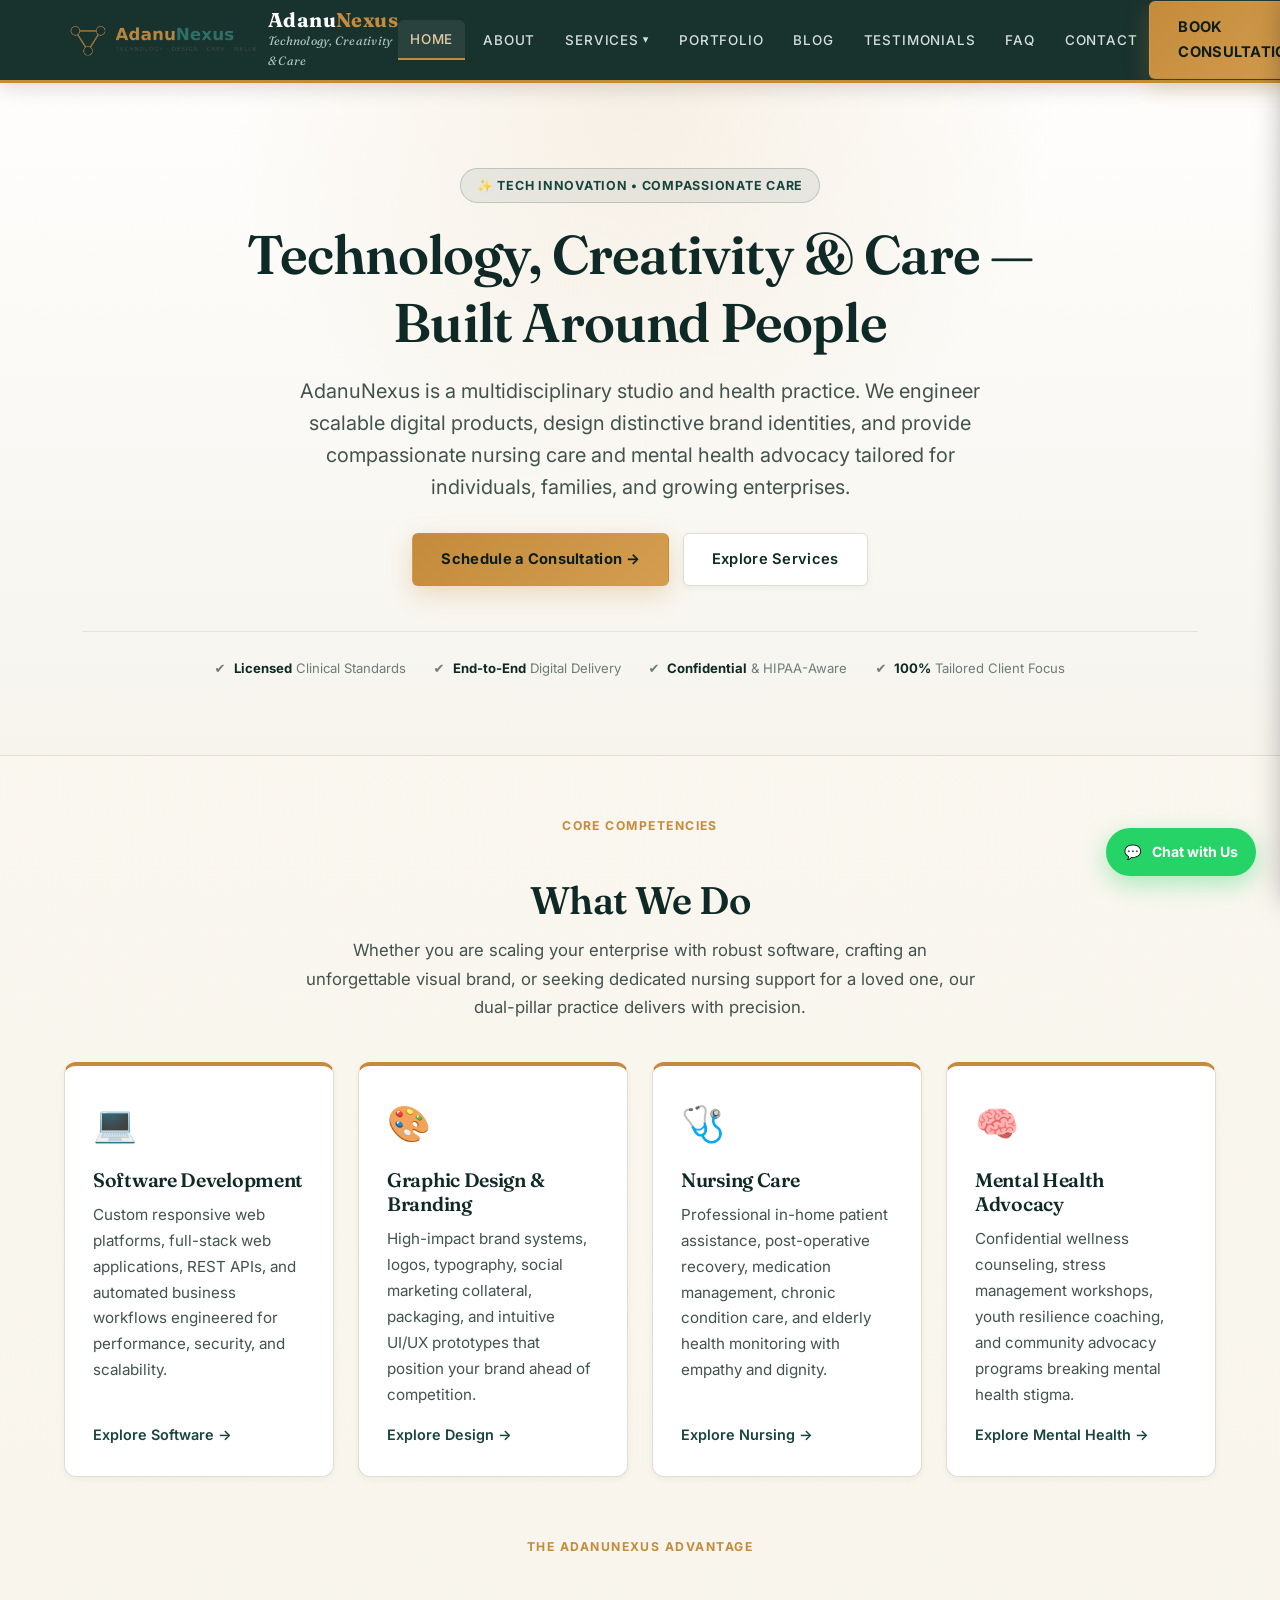
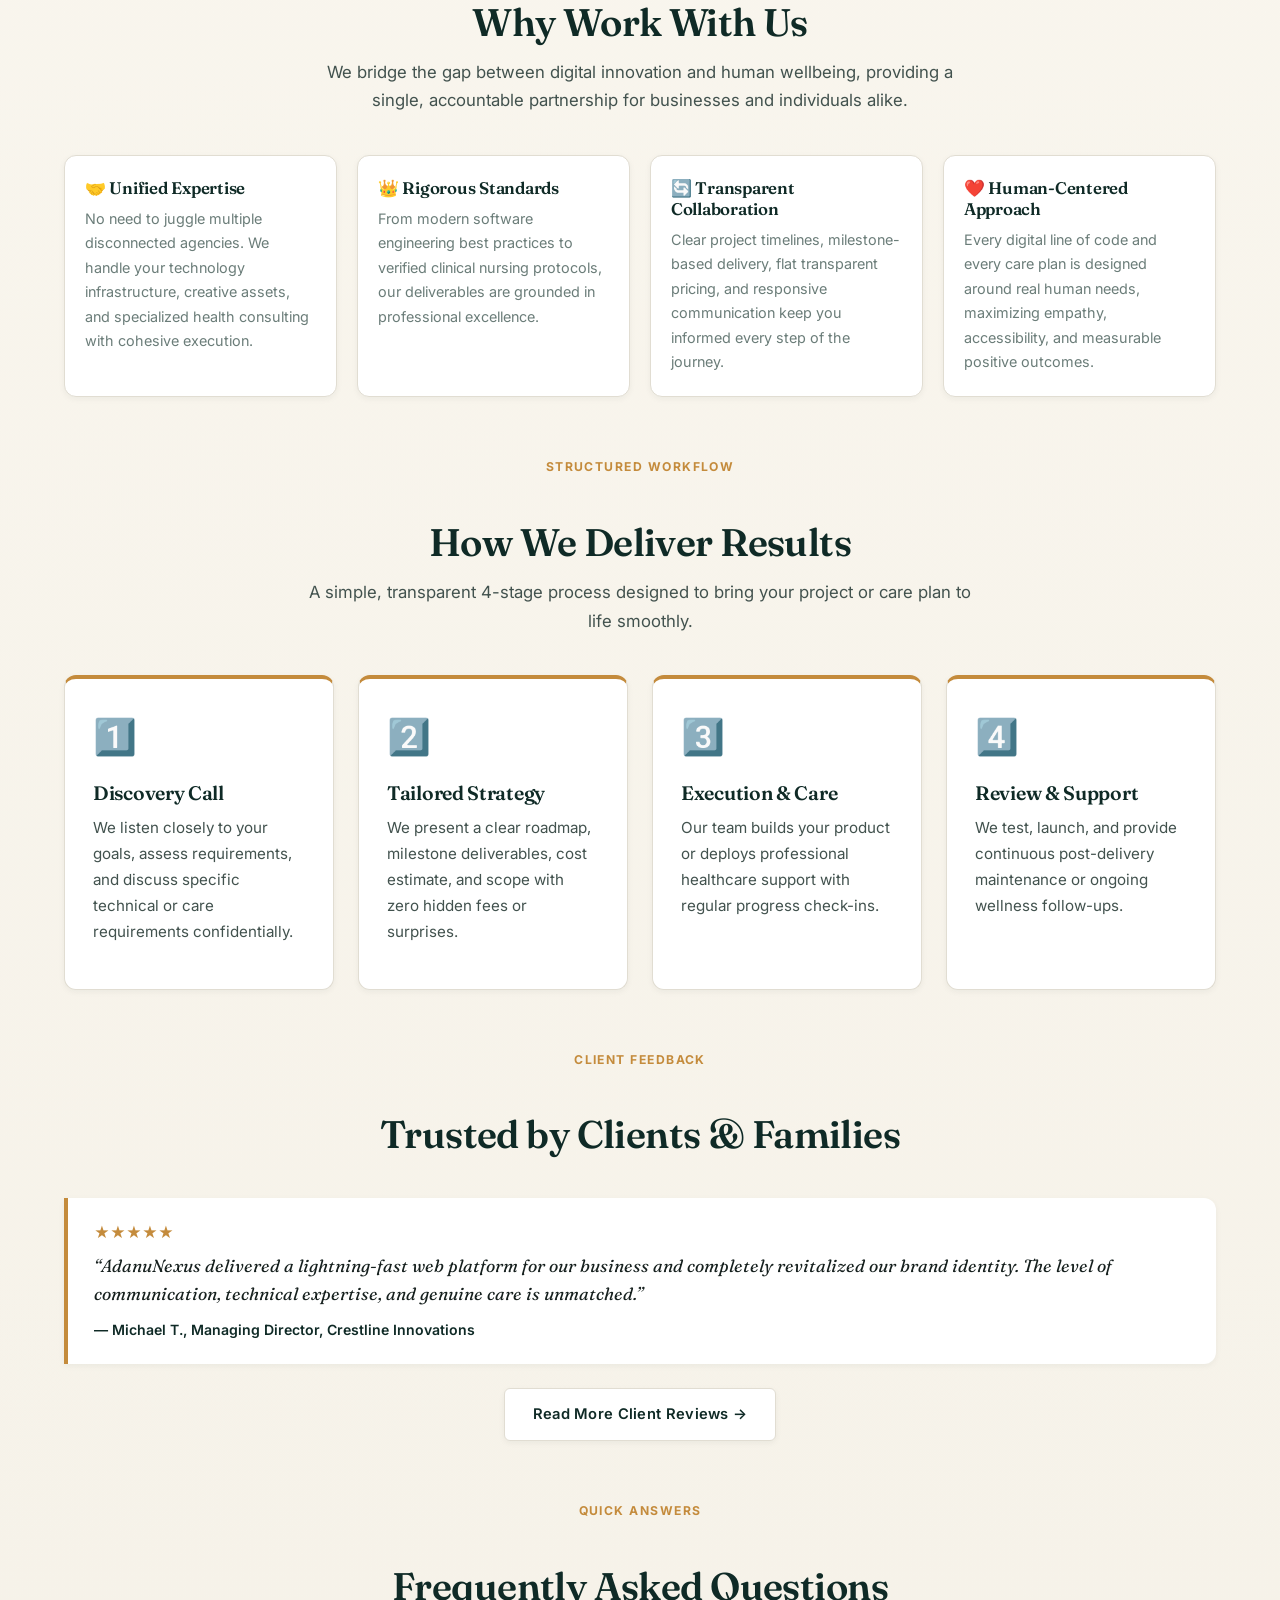
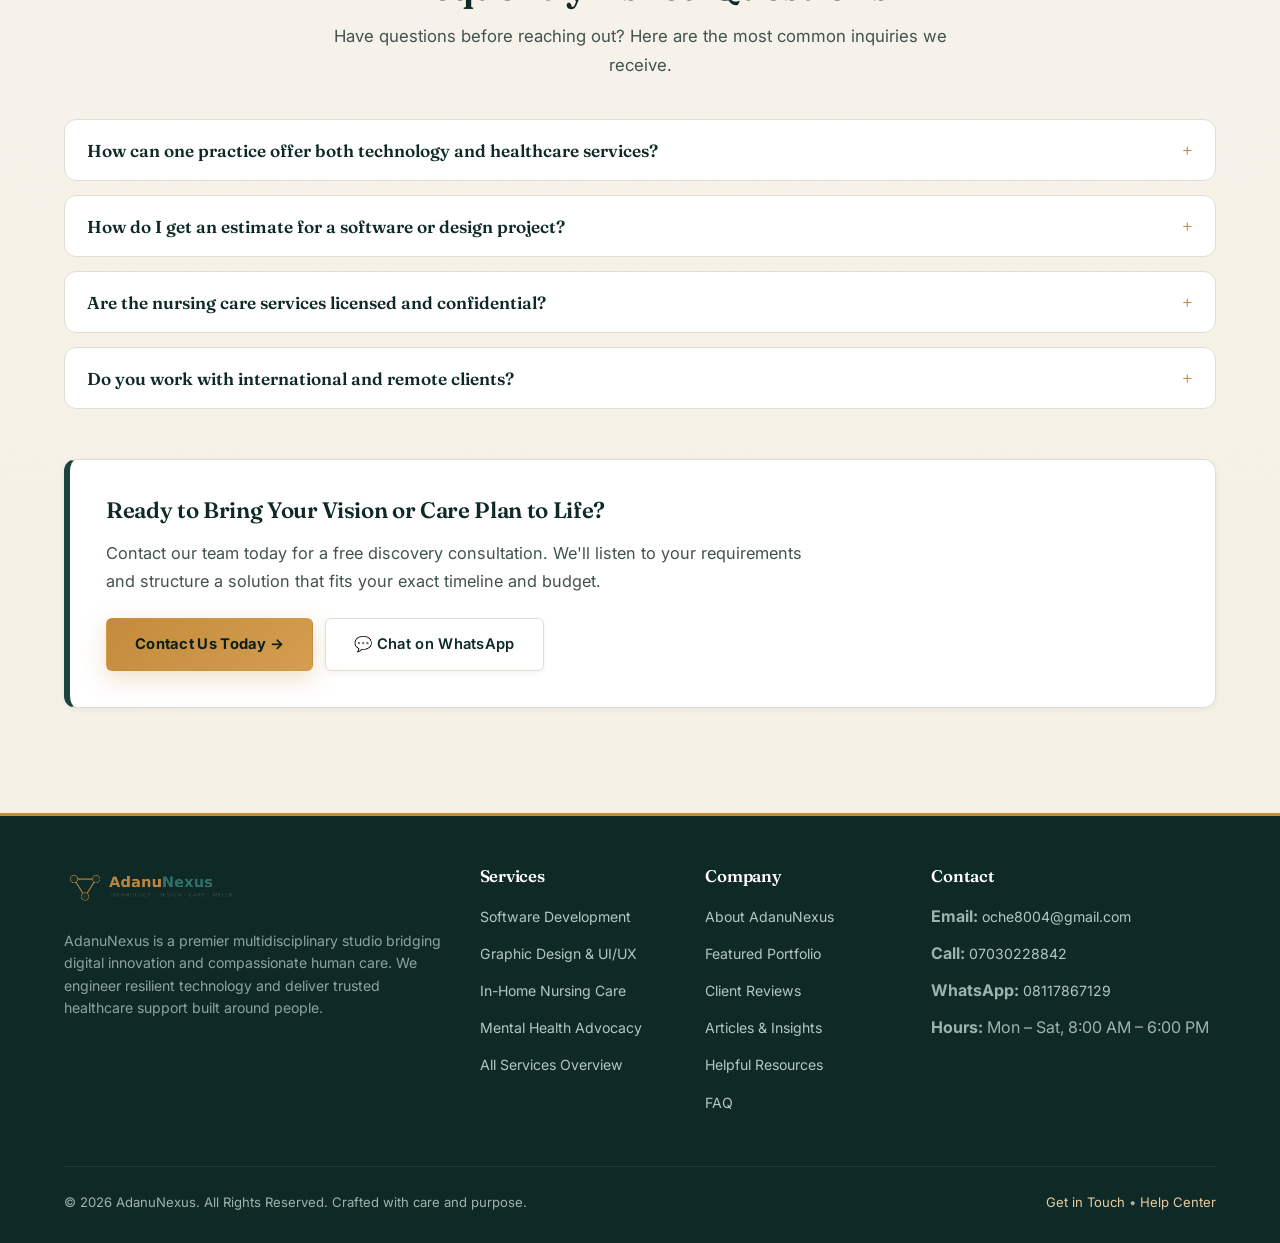
<file: index.html>
<!DOCTYPE html>
<html lang="en">
<head>
  <meta charset="UTF-8">
  <meta name="viewport" content="width=device-width, initial-scale=1.0">
  <meta name="description" content="AdanuNexus — Multidisciplinary practice delivering expert Software Development, Graphic Design, Nursing Care, and Mental Health Advocacy.">
  <meta name="keywords" content="AdanuNexus, Software Development, Web Design, Graphic Design, Nursing Care, Mental Health Counseling, Healthcare Services">
  <meta name="author" content="AdanuNexus">
  <meta property="og:title" content="AdanuNexus | Technology, Creativity & Care">
  <meta property="og:description" content="Expert software development, brand design, compassionate nursing, and mental health advocacy built around people.">
  <meta property="og:type" content="website">
  <meta property="og:image" content="assets/adanunexus-logo.png">
  <title>AdanuNexus | Technology, Creativity & Healthcare Solutions</title>
  <link rel="preconnect" href="https://fonts.googleapis.com">
  <link rel="preconnect" href="https://fonts.gstatic.com" crossorigin>
  <link href="https://fonts.googleapis.com/css2?family=Fraunces:ital,opsz,wght@0,9..144,400;0,9..144,600;1,9..144,500&family=Inter:wght@400;500;600;700&display=swap" rel="stylesheet">
  <link rel="stylesheet" href="css/style.css">
  <link rel="icon" type="image/png" href="assets/adanunexus-icon.png">
</head>
<body class="page-home">

  <!-- ===== Site Header ===== -->
  <header class="site-header">
    <div class="container header-container">
      <a href="index.html" class="brand-link" aria-label="AdanuNexus Home">
        <img src="assets/adanunexus-logo.png" alt="AdanuNexus Logo" class="header-logo">
        <div class="brand-text">
          <span class="brand-name">Adanu<span>Nexus</span></span>
          <span class="header-tagline">Technology, Creativity &amp; Care</span>
        </div>
      </a>

      <!-- Desktop Navigation -->
      <nav class="desktop-nav" aria-label="Main Navigation">
        <a href="index.html" class="nav-link active">Home</a>
        <a href="about.html" class="nav-link">About</a>

        <!-- Services Dropdown -->
        <div class="nav-dropdown">
          <a href="services.html" class="nav-link dropdown-toggle" aria-haspopup="true">
            Services <span class="arrow">&#9662;</span>
          </a>
          <div class="dropdown-menu">
            <a href="software-development.html" class="dropdown-item">
              <span class="item-title">&#128187; Software Development</span>
              <span class="item-desc">Web apps, custom software &amp; scalable digital platforms</span>
            </a>
            <a href="graphic-design.html" class="dropdown-item">
              <span class="item-title">&#127912; Graphic Design</span>
              <span class="item-desc">Brand identity, UI/UX &amp; marketing visual design</span>
            </a>
            <a href="nursing-care.html" class="dropdown-item">
              <span class="item-title">&#129658; Nursing Care</span>
              <span class="item-desc">Compassionate clinical &amp; in-home patient support</span>
            </a>
            <a href="mental-health.html" class="dropdown-item">
              <span class="item-title">&#129504; Mental Health</span>
              <span class="item-desc">Counseling, wellness coaching &amp; stigma-free advocacy</span>
            </a>
            <div class="dropdown-footer">
              <a href="services.html">View All Services &rarr;</a>
            </div>
          </div>
        </div>

        <a href="portfolio.html" class="nav-link">Portfolio</a>
        <a href="blog.html" class="nav-link">Blog</a>
        <a href="testimonials.html" class="nav-link">Testimonials</a>
        <a href="faq.html" class="nav-link">FAQ</a>
        <a href="contact.html" class="nav-link">Contact</a>
      </nav>

      <!-- Header CTA & Mobile Hamburger -->
      <div class="header-actions">
        <a href="contact.html" class="btn btn-gold btn-header">Book Consultation</a>
        <button class="mobile-toggle" id="mobileMenuBtn" aria-label="Toggle navigation menu" aria-expanded="false">
          <span class="hamburger-bar"></span>
          <span class="hamburger-bar"></span>
          <span class="hamburger-bar"></span>
        </button>
      </div>
    </div>
  </header>

  <!-- Mobile Drawer Backdrop -->
  <div class="drawer-backdrop" id="drawerBackdrop"></div>

  <!-- Mobile Navigation Drawer -->
  <aside class="mobile-drawer" id="mobileDrawer" aria-hidden="true">
    <div class="drawer-header">
      <img src="assets/adanunexus-logo.png" alt="AdanuNexus Logo" class="drawer-logo">
      <button class="drawer-close" id="drawerCloseBtn" aria-label="Close navigation">&times;</button>
    </div>
    <nav class="drawer-nav">
      <a href="index.html" class="drawer-link active">Home</a>
      <a href="about.html" class="drawer-link">About Us</a>

      <div class="drawer-group">
        <span class="drawer-group-title">Services</span>
        <a href="software-development.html" class="drawer-link indent">&#128187; Software Development</a>
        <a href="graphic-design.html" class="drawer-link indent">&#127912; Graphic Design</a>
        <a href="nursing-care.html" class="drawer-link indent">&#129658; Nursing Care</a>
        <a href="mental-health.html" class="drawer-link indent">&#129504; Mental Health</a>
        <a href="services.html" class="drawer-link indent">View Overview &rarr;</a>
      </div>

      <a href="portfolio.html" class="drawer-link">Portfolio</a>
      <a href="blog.html" class="drawer-link">Blog &amp; Insights</a>
      <a href="resources.html" class="drawer-link">Resources</a>
      <a href="testimonials.html" class="drawer-link">Testimonials</a>
      <a href="faq.html" class="drawer-link">FAQ</a>
      <a href="contact.html" class="drawer-link">Contact Us</a>
    </nav>
    <div class="drawer-footer">
      <a href="contact.html" class="btn btn-gold btn-block">Get in Touch</a>
    </div>
  </aside>

  <!-- ===== Hero Section ===== -->
  <section class="hero">
    <div class="container">
      <div class="hero-pill">
        <span>&#10024; Tech Innovation &bull; Compassionate Care</span>
      </div>
      <h2>Technology, Creativity &amp; Care — Built Around People</h2>
      <p>
        AdanuNexus is a multidisciplinary studio and health practice. We engineer scalable digital products,
        design distinctive brand identities, and provide compassionate nursing care and mental health advocacy
        tailored for individuals, families, and growing enterprises.
      </p>
      <div class="hero-actions">
        <a href="contact.html" class="btn btn-gold">Schedule a Consultation &rarr;</a>
        <a href="services.html" class="btn btn-secondary">Explore Services</a>
      </div>

      <!-- Hero Trust Bar -->
      <div class="hero-trust-bar">
        <div class="trust-item">
          <span>&#10004;</span>
          <span><strong>Licensed</strong> Clinical Standards</span>
        </div>
        <div class="trust-item">
          <span>&#10004;</span>
          <span><strong>End-to-End</strong> Digital Delivery</span>
        </div>
        <div class="trust-item">
          <span>&#10004;</span>
          <span><strong>Confidential</strong> &amp; HIPAA-Aware</span>
        </div>
        <div class="trust-item">
          <span>&#10004;</span>
          <span><strong>100%</strong> Tailored Client Focus</span>
        </div>
      </div>
    </div>
  </section>

  <!-- ===== Main Content Area ===== -->
  <main class="container">

    <!-- Section: What We Do -->
    <div class="section-head">
      <span class="section-tag">Core Competencies</span>
      <h3 class="section-title">What We Do</h3>
      <p class="section-sub">
        Whether you are scaling your enterprise with robust software, crafting an unforgettable visual brand,
        or seeking dedicated nursing support for a loved one, our dual-pillar practice delivers with precision.
      </p>
    </div>

    <div class="grid">
      <!-- Card 1: Software Development -->
      <div class="card">
        <span class="card-icon">&#128187;</span>
        <h4>Software Development</h4>
        <p>
          Custom responsive web platforms, full-stack web applications, REST APIs, and automated business workflows
          engineered for performance, security, and scalability.
        </p>
        <a class="btn-link" href="software-development.html">Explore Software &rarr;</a>
      </div>

      <!-- Card 2: Graphic Design -->
      <div class="card">
        <span class="card-icon">&#127912;</span>
        <h4>Graphic Design &amp; Branding</h4>
        <p>
          High-impact brand systems, logos, typography, social marketing collateral, packaging, and intuitive
          UI/UX prototypes that position your brand ahead of competition.
        </p>
        <a class="btn-link" href="graphic-design.html">Explore Design &rarr;</a>
      </div>

      <!-- Card 3: Nursing Care -->
      <div class="card">
        <span class="card-icon">&#129658;</span>
        <h4>Nursing Care</h4>
        <p>
          Professional in-home patient assistance, post-operative recovery, medication management, chronic
          condition care, and elderly health monitoring with empathy and dignity.
        </p>
        <a class="btn-link" href="nursing-care.html">Explore Nursing &rarr;</a>
      </div>

      <!-- Card 4: Mental Health -->
      <div class="card">
        <span class="card-icon">&#129504;</span>
        <h4>Mental Health Advocacy</h4>
        <p>
          Confidential wellness counseling, stress management workshops, youth resilience coaching, and community
          advocacy programs breaking mental health stigma.
        </p>
        <a class="btn-link" href="mental-health.html">Explore Mental Health &rarr;</a>
      </div>
    </div>

    <!-- Section: Why AdanuNexus -->
    <div class="section-head" style="margin-top: 60px;">
      <span class="section-tag">The AdanuNexus Advantage</span>
      <h3 class="section-title">Why Work With Us</h3>
      <p class="section-sub">
        We bridge the gap between digital innovation and human wellbeing, providing a single, accountable
        partnership for businesses and individuals alike.
      </p>
    </div>

    <div class="pillars-grid">
      <div class="pillar-box">
        <h5>&#129309; Unified Expertise</h5>
        <p>No need to juggle multiple disconnected agencies. We handle your technology infrastructure, creative assets, and specialized health consulting with cohesive execution.</p>
      </div>

      <div class="pillar-box">
        <h5>&#128081; Rigorous Standards</h5>
        <p>From modern software engineering best practices to verified clinical nursing protocols, our deliverables are grounded in professional excellence.</p>
      </div>

      <div class="pillar-box">
        <h5>&#128260; Transparent Collaboration</h5>
        <p>Clear project timelines, milestone-based delivery, flat transparent pricing, and responsive communication keep you informed every step of the journey.</p>
      </div>

      <div class="pillar-box">
        <h5>&#10084;&#65039; Human-Centered Approach</h5>
        <p>Every digital line of code and every care plan is designed around real human needs, maximizing empathy, accessibility, and measurable positive outcomes.</p>
      </div>
    </div>

    <!-- Section: How We Work / Process -->
    <div class="section-head" style="margin-top: 60px;">
      <span class="section-tag">Structured Workflow</span>
      <h3 class="section-title">How We Deliver Results</h3>
      <p class="section-sub">A simple, transparent 4-stage process designed to bring your project or care plan to life smoothly.</p>
    </div>

    <div class="grid">
      <div class="card">
        <span class="card-icon">1&#65039;&#8419;</span>
        <h4>Discovery Call</h4>
        <p>We listen closely to your goals, assess requirements, and discuss specific technical or care requirements confidentially.</p>
      </div>
      <div class="card">
        <span class="card-icon">2&#65039;&#8419;</span>
        <h4>Tailored Strategy</h4>
        <p>We present a clear roadmap, milestone deliverables, cost estimate, and scope with zero hidden fees or surprises.</p>
      </div>
      <div class="card">
        <span class="card-icon">3&#65039;&#8419;</span>
        <h4>Execution &amp; Care</h4>
        <p>Our team builds your product or deploys professional healthcare support with regular progress check-ins.</p>
      </div>
      <div class="card">
        <span class="card-icon">4&#65039;&#8419;</span>
        <h4>Review &amp; Support</h4>
        <p>We test, launch, and provide continuous post-delivery maintenance or ongoing wellness follow-ups.</p>
      </div>
    </div>

    <!-- Section: Client Testimonial Teaser -->
    <div class="section-head" style="margin-top: 60px;">
      <span class="section-tag">Client Feedback</span>
      <h3 class="section-title">Trusted by Clients &amp; Families</h3>
    </div>

    <div class="quote">
      <div class="rating">&#9733;&#9733;&#9733;&#9733;&#9733;</div>
      <p>&ldquo;AdanuNexus delivered a lightning-fast web platform for our business and completely revitalized our brand identity. The level of communication, technical expertise, and genuine care is unmatched.&rdquo;</p>
      <span>&mdash; Michael T., Managing Director, Crestline Innovations</span>
    </div>

    <div style="text-align: center; margin-bottom: 40px;">
      <a href="testimonials.html" class="btn btn-secondary">Read More Client Reviews &rarr;</a>
    </div>

    <!-- Section: Frequently Asked Questions -->
    <div class="section-head" style="margin-top: 60px;">
      <span class="section-tag">Quick Answers</span>
      <h3 class="section-title">Frequently Asked Questions</h3>
      <p class="section-sub">Have questions before reaching out? Here are the most common inquiries we receive.</p>
    </div>

    <div class="faq-accordion">
      <div class="faq-item">
        <button class="faq-question">
          <span>How can one practice offer both technology and healthcare services?</span>
          <span class="faq-icon">&#43;</span>
        </button>
        <div class="faq-answer">
          <p>AdanuNexus was established by multidisciplinary professionals who hold dual expertise in modern digital technology (software engineering and brand design) and certified healthcare practices (nursing and mental health advocacy). Each service vertical is managed by qualified specialists, ensuring industry-standard clinical care alongside enterprise-grade code.</p>
        </div>
      </div>

      <div class="faq-item">
        <button class="faq-question">
          <span>How do I get an estimate for a software or design project?</span>
          <span class="faq-icon">&#43;</span>
        </button>
        <div class="faq-answer">
          <p>You can use our <a href="contact.html">Contact Form</a> or WhatsApp to schedule a free 20-minute consultation. We discuss your project scope, deliverables, and timeline, then provide a detailed written proposal within 24 to 48 hours.</p>
        </div>
      </div>

      <div class="faq-item">
        <button class="faq-question">
          <span>Are the nursing care services licensed and confidential?</span>
          <span class="faq-icon">&#43;</span>
        </button>
        <div class="faq-answer">
          <p>Yes. All clinical and in-home nursing consultations follow strict healthcare ethical standards and confidentiality practices. Patient dignity, clinical safety, and data privacy are our absolute highest priorities.</p>
        </div>
      </div>

      <div class="faq-item">
        <button class="faq-question">
          <span>Do you work with international and remote clients?</span>
          <span class="faq-icon">&#43;</span>
        </button>
        <div class="faq-answer">
          <p>Absolutely. Our software engineering, graphic design, and virtual mental health coaching services cater to clients worldwide across multiple time zones. In-person nursing care is available based on regional coverage.</p>
        </div>
      </div>
    </div>

    <!-- Call to Action Banner -->
    <div style="background: var(--paper); border: 1px solid var(--line); border-left: 6px solid var(--primary); border-radius: var(--radius-md); padding: 36px; margin: 50px 0 20px; display: flex; flex-direction: column; align-items: flex-start; gap: 16px; box-shadow: var(--shadow-sm);">
      <h4 style="font-size: 1.4rem; color: var(--primary-dark); margin: 0;">Ready to Bring Your Vision or Care Plan to Life?</h4>
      <p style="margin: 0; color: var(--ink-soft); max-width: 720px;">
        Contact our team today for a free discovery consultation. We'll listen to your requirements and structure a solution that fits your exact timeline and budget.
      </p>
      <div style="display: flex; gap: 12px; flex-wrap: wrap; margin-top: 6px;">
        <a href="contact.html" class="btn btn-gold">Contact Us Today &rarr;</a>
        <a href="https://wa.me/2348117867129" target="_blank" rel="noopener noreferrer" class="btn btn-secondary">&#128172; Chat on WhatsApp</a>
      </div>
    </div>

  </main>

  <!-- ===== Site Footer ===== -->
  <footer>
    <div class="container">
      <div class="footer-grid">
        <!-- Col 1: Brand Info -->
        <div class="footer-col">
          <img src="assets/adanunexus-logo.png" alt="AdanuNexus Logo" class="footer-logo">
          <p class="footer-bio">
            AdanuNexus is a premier multidisciplinary studio bridging digital innovation and compassionate human care. We engineer resilient technology and deliver trusted healthcare support built around people.
          </p>
        </div>

        <!-- Col 2: Services -->
        <div class="footer-col">
          <h5>Services</h5>
          <ul>
            <li><a href="software-development.html">Software Development</a></li>
            <li><a href="graphic-design.html">Graphic Design &amp; UI/UX</a></li>
            <li><a href="nursing-care.html">In-Home Nursing Care</a></li>
            <li><a href="mental-health.html">Mental Health Advocacy</a></li>
            <li><a href="services.html">All Services Overview</a></li>
          </ul>
        </div>

        <!-- Col 3: Company -->
        <div class="footer-col">
          <h5>Company</h5>
          <ul>
            <li><a href="about.html">About AdanuNexus</a></li>
            <li><a href="portfolio.html">Featured Portfolio</a></li>
            <li><a href="testimonials.html">Client Reviews</a></li>
            <li><a href="blog.html">Articles &amp; Insights</a></li>
            <li><a href="resources.html">Helpful Resources</a></li>
            <li><a href="faq.html">FAQ</a></li>
          </ul>
        </div>

        <!-- Col 4: Contact & Connect -->
        <div class="footer-col">
          <h5>Contact</h5>
          <ul>
            <li><strong>Email:</strong> <a href="mailto:oche8004@gmail.com">oche8004@gmail.com</a></li>
            <li><strong>Call:</strong> <a href="tel:+2347030228842">07030228842</a></li>
            <li><strong>WhatsApp:</strong> <a href="https://wa.me/2348117867129" target="_blank" rel="noopener noreferrer">08117867129</a></li>
            <li><strong>Hours:</strong> Mon &ndash; Sat, 8:00 AM &ndash; 6:00 PM</li>
          </ul>
        </div>
      </div>

      <div class="footer-bottom">
        <p>&copy; 2026 AdanuNexus. All Rights Reserved. Crafted with care and purpose.</p>
        <p><a href="contact.html">Get in Touch</a> &bull; <a href="faq.html">Help Center</a></p>
      </div>
    </div>
  </footer>

  <!-- Floating WhatsApp Quick-Chat Button -->
  <a href="https://wa.me/2348117867129" target="_blank" rel="noopener noreferrer" class="floating-whatsapp" aria-label="Chat on WhatsApp">
    <span>&#128172;</span>
    <span class="whatsapp-label">Chat with Us</span>
  </a>

  <!-- Interactive Scripts -->
  <script src="js/script.js"></script>
</body>
</html>
</file>
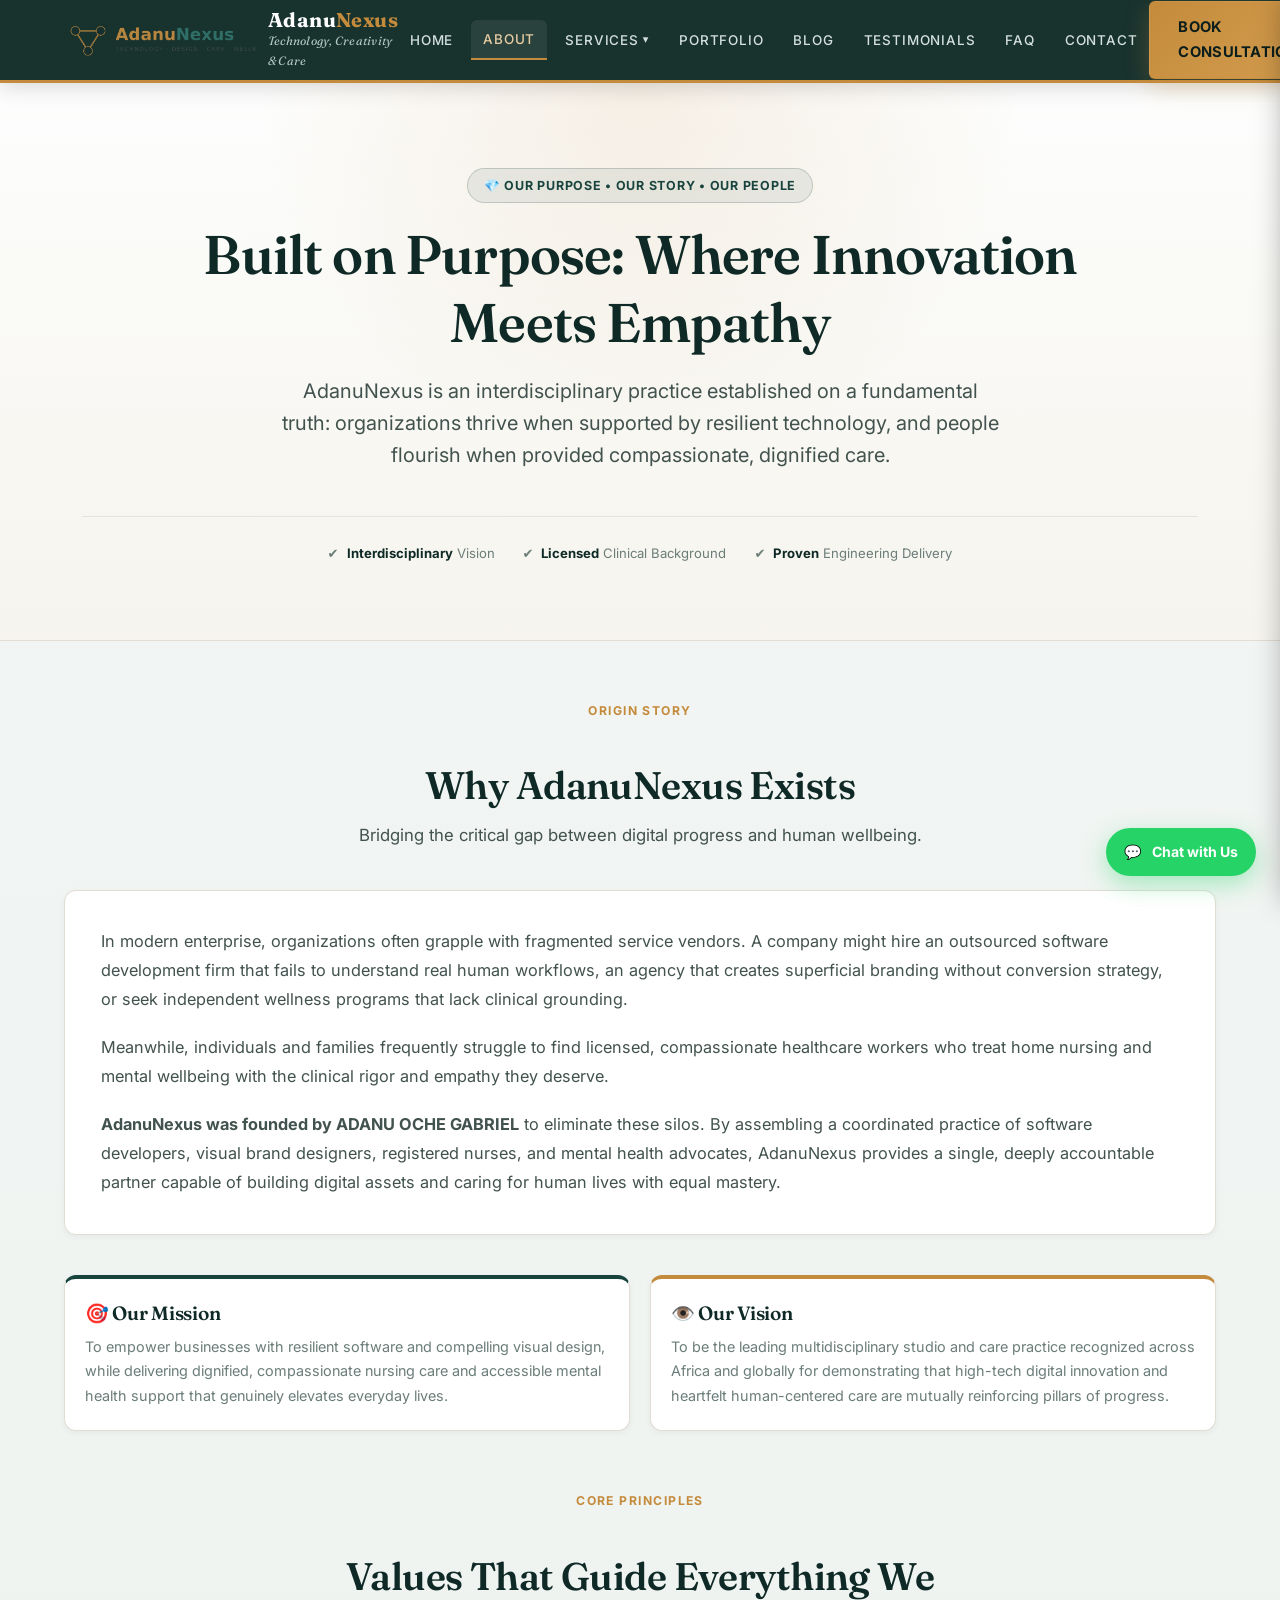
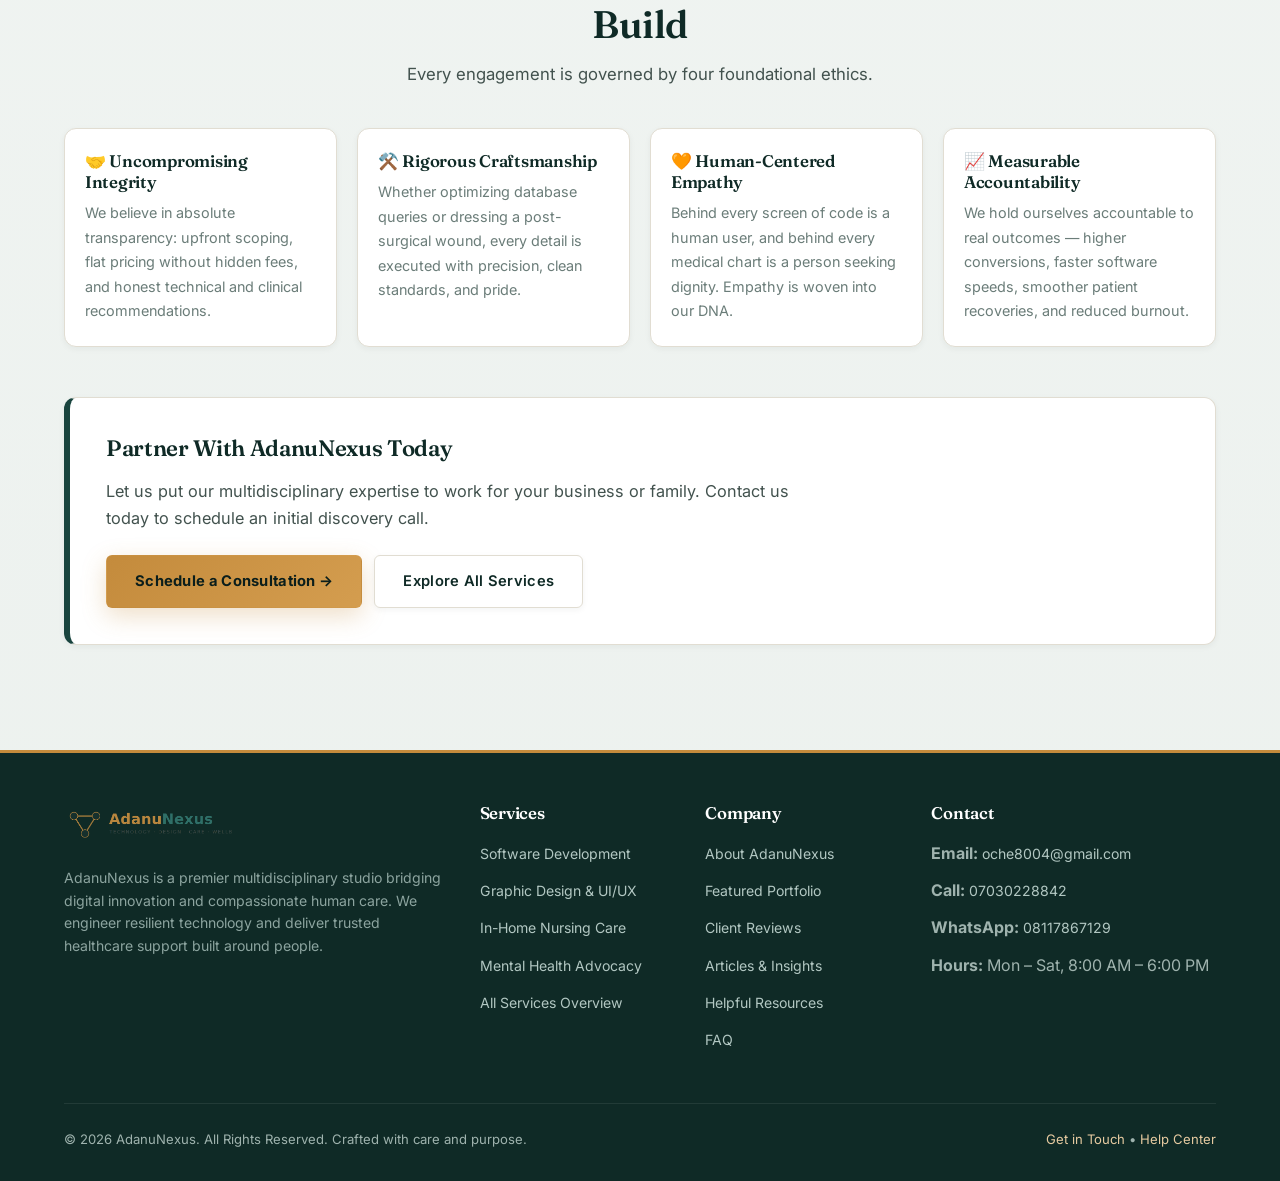
<file: about.html>
<!DOCTYPE html>
<html lang="en">
<head>
  <meta charset="UTF-8">
  <meta name="viewport" content="width=device-width, initial-scale=1.0">
  <meta name="description" content="About AdanuNexus — our mission, vision, and multidisciplinary practice combining software development, design, nursing care, and mental health advocacy.">
  <meta name="keywords" content="About AdanuNexus, Multidisciplinary Studio, Healthcare and Tech, Gabriel Oche Adanu">
  <meta property="og:title" content="About Us | AdanuNexus">
  <meta property="og:description" content="Connecting digital engineering and compassionate human care under one roof. Learn about our story, values, and leadership.">
  <meta property="og:type" content="website">
  <meta property="og:image" content="assets/adanunexus-logo.png">
  <title>About Us | AdanuNexus</title>
  <link rel="preconnect" href="https://fonts.googleapis.com">
  <link rel="preconnect" href="https://fonts.gstatic.com" crossorigin>
  <link href="https://fonts.googleapis.com/css2?family=Fraunces:ital,opsz,wght@0,9..144,400;0,9..144,600;1,9..144,500&family=Inter:wght@400;500;600;700&display=swap" rel="stylesheet">
  <link rel="stylesheet" href="css/style.css">
  <link rel="icon" type="image/png" href="assets/adanunexus-icon.png">
</head>
<body class="page-about">

  <!-- ===== Site Header ===== -->
  <header class="site-header">
    <div class="container header-container">
      <a href="index.html" class="brand-link" aria-label="AdanuNexus Home">
        <img src="assets/adanunexus-logo.png" alt="AdanuNexus Logo" class="header-logo">
        <div class="brand-text">
          <span class="brand-name">Adanu<span>Nexus</span></span>
          <span class="header-tagline">Technology, Creativity &amp; Care</span>
        </div>
      </a>

      <!-- Desktop Navigation -->
      <nav class="desktop-nav" aria-label="Main Navigation">
        <a href="index.html" class="nav-link">Home</a>
        <a href="about.html" class="nav-link active">About</a>

        <!-- Services Dropdown -->
        <div class="nav-dropdown">
          <a href="services.html" class="nav-link dropdown-toggle" aria-haspopup="true">
            Services <span class="arrow">&#9662;</span>
          </a>
          <div class="dropdown-menu">
            <a href="software-development.html" class="dropdown-item">
              <span class="item-title">&#128187; Software Development</span>
              <span class="item-desc">Web apps, custom software &amp; scalable digital platforms</span>
            </a>
            <a href="graphic-design.html" class="dropdown-item">
              <span class="item-title">&#127912; Graphic Design</span>
              <span class="item-desc">Brand identity, UI/UX &amp; marketing visual design</span>
            </a>
            <a href="nursing-care.html" class="dropdown-item">
              <span class="item-title">&#129658; Nursing Care</span>
              <span class="item-desc">Compassionate clinical &amp; in-home patient support</span>
            </a>
            <a href="mental-health.html" class="dropdown-item">
              <span class="item-title">&#129504; Mental Health</span>
              <span class="item-desc">Counseling, wellness coaching &amp; stigma-free advocacy</span>
            </a>
            <div class="dropdown-footer">
              <a href="services.html">View All Services &rarr;</a>
            </div>
          </div>
        </div>

        <a href="portfolio.html" class="nav-link">Portfolio</a>
        <a href="blog.html" class="nav-link">Blog</a>
        <a href="testimonials.html" class="nav-link">Testimonials</a>
        <a href="faq.html" class="nav-link">FAQ</a>
        <a href="contact.html" class="nav-link">Contact</a>
      </nav>

      <!-- Header CTA & Mobile Hamburger -->
      <div class="header-actions">
        <a href="contact.html" class="btn btn-gold btn-header">Book Consultation</a>
        <button class="mobile-toggle" id="mobileMenuBtn" aria-label="Toggle navigation menu" aria-expanded="false">
          <span class="hamburger-bar"></span>
          <span class="hamburger-bar"></span>
          <span class="hamburger-bar"></span>
        </button>
      </div>
    </div>
  </header>

  <!-- Mobile Drawer Backdrop -->
  <div class="drawer-backdrop" id="drawerBackdrop"></div>

  <!-- Mobile Navigation Drawer -->
  <aside class="mobile-drawer" id="mobileDrawer" aria-hidden="true">
    <div class="drawer-header">
      <img src="assets/adanunexus-logo.png" alt="AdanuNexus Logo" class="drawer-logo">
      <button class="drawer-close" id="drawerCloseBtn" aria-label="Close navigation">&times;</button>
    </div>
    <nav class="drawer-nav">
      <a href="index.html" class="drawer-link">Home</a>
      <a href="about.html" class="drawer-link active">About Us</a>

      <div class="drawer-group">
        <span class="drawer-group-title">Services</span>
        <a href="software-development.html" class="drawer-link indent">&#128187; Software Development</a>
        <a href="graphic-design.html" class="drawer-link indent">&#127912; Graphic Design</a>
        <a href="nursing-care.html" class="drawer-link indent">&#129658; Nursing Care</a>
        <a href="mental-health.html" class="drawer-link indent">&#129504; Mental Health</a>
        <a href="services.html" class="drawer-link indent">View Overview &rarr;</a>
      </div>

      <a href="portfolio.html" class="drawer-link">Portfolio</a>
      <a href="blog.html" class="drawer-link">Blog &amp; Insights</a>
      <a href="resources.html" class="drawer-link">Resources</a>
      <a href="testimonials.html" class="drawer-link">Testimonials</a>
      <a href="faq.html" class="drawer-link">FAQ</a>
      <a href="contact.html" class="drawer-link">Contact Us</a>
    </nav>
    <div class="drawer-footer">
      <a href="contact.html" class="btn btn-gold btn-block">Get in Touch</a>
    </div>
  </aside>

  <!-- ===== Hero Section ===== -->
  <section class="hero">
    <div class="container">
      <div class="hero-pill">
        <span>&#128142; Our Purpose &bull; Our Story &bull; Our People</span>
      </div>
      <h2>Built on Purpose: Where Innovation Meets Empathy</h2>
      <p>
        AdanuNexus is an interdisciplinary practice established on a fundamental truth: organizations thrive when
        supported by resilient technology, and people flourish when provided compassionate, dignified care.
      </p>
      <div class="hero-trust-bar">
        <div class="trust-item">
          <span>&#10004;</span>
          <span><strong>Interdisciplinary</strong> Vision</span>
        </div>
        <div class="trust-item">
          <span>&#10004;</span>
          <span><strong>Licensed</strong> Clinical Background</span>
        </div>
        <div class="trust-item">
          <span>&#10004;</span>
          <span><strong>Proven</strong> Engineering Delivery</span>
        </div>
      </div>
    </div>
  </section>

  <!-- ===== Main Content Area ===== -->
  <main class="container">

    <!-- Section: Our Story & Founding Vision -->
    <div class="section-head">
      <span class="section-tag">Origin Story</span>
      <h3 class="section-title">Why AdanuNexus Exists</h3>
      <p class="section-sub">
        Bridging the critical gap between digital progress and human wellbeing.
      </p>
    </div>

    <div style="background: var(--paper); border: 1px solid var(--line); border-radius: var(--radius-md); padding: 36px; margin-bottom: 40px; box-shadow: var(--shadow-sm); line-height: 1.8;">
      <p>
        In modern enterprise, organizations often grapple with fragmented service vendors. A company might hire an outsourced software development firm that fails to understand real human workflows, an agency that creates superficial branding without conversion strategy, or seek independent wellness programs that lack clinical grounding.
      </p>
      <p>
        Meanwhile, individuals and families frequently struggle to find licensed, compassionate healthcare workers who treat home nursing and mental wellbeing with the clinical rigor and empathy they deserve.
      </p>
      <p style="margin: 0;">
        <strong>AdanuNexus was founded by ADANU OCHE GABRIEL</strong> to eliminate these silos. By assembling a coordinated practice of software developers, visual brand designers, registered nurses, and mental health advocates, AdanuNexus provides a single, deeply accountable partner capable of building digital assets and caring for human lives with equal mastery.
      </p>
    </div>

    <!-- Mission & Vision -->
    <div class="pillars-grid">
      <div class="pillar-box" style="border-top: 4px solid var(--primary);">
        <h5 style="font-size: 1.2rem; margin-bottom: 10px;">&#127919; Our Mission</h5>
        <p>
          To empower businesses with resilient software and compelling visual design, while delivering dignified, compassionate nursing care and accessible mental health support that genuinely elevates everyday lives.
        </p>
      </div>

      <div class="pillar-box" style="border-top: 4px solid var(--accent);">
        <h5 style="font-size: 1.2rem; margin-bottom: 10px;">&#128065;&#65039; Our Vision</h5>
        <p>
          To be the leading multidisciplinary studio and care practice recognized across Africa and globally for demonstrating that high-tech digital innovation and heartfelt human-centered care are mutually reinforcing pillars of progress.
        </p>
      </div>
    </div>

    <!-- Core Values -->
    <div class="section-head" style="margin-top: 60px;">
      <span class="section-tag">Core Principles</span>
      <h3 class="section-title">Values That Guide Everything We Build</h3>
      <p class="section-sub">Every engagement is governed by four foundational ethics.</p>
    </div>

    <div class="pillars-grid">
      <div class="pillar-box">
        <h5>&#129309; Uncompromising Integrity</h5>
        <p>We believe in absolute transparency: upfront scoping, flat pricing without hidden fees, and honest technical and clinical recommendations.</p>
      </div>

      <div class="pillar-box">
        <h5>&#9874;&#65039; Rigorous Craftsmanship</h5>
        <p>Whether optimizing database queries or dressing a post-surgical wound, every detail is executed with precision, clean standards, and pride.</p>
      </div>

      <div class="pillar-box">
        <h5>&#129505; Human-Centered Empathy</h5>
        <p>Behind every screen of code is a human user, and behind every medical chart is a person seeking dignity. Empathy is woven into our DNA.</p>
      </div>

      <div class="pillar-box">
        <h5>&#128200; Measurable Accountability</h5>
        <p>We hold ourselves accountable to real outcomes — higher conversions, faster software speeds, smoother patient recoveries, and reduced burnout.</p>
      </div>
    </div>

    <!-- Call to Action Banner -->
    <div style="background: var(--paper); border: 1px solid var(--line); border-left: 6px solid var(--primary); border-radius: var(--radius-md); padding: 36px; margin: 50px 0 20px; display: flex; flex-direction: column; align-items: flex-start; gap: 16px; box-shadow: var(--shadow-sm);">
      <h4 style="font-size: 1.4rem; color: var(--primary-dark); margin: 0;">Partner With AdanuNexus Today</h4>
      <p style="margin: 0; color: var(--ink-soft); max-width: 720px;">
        Let us put our multidisciplinary expertise to work for your business or family. Contact us today to schedule an initial discovery call.
      </p>
      <div style="display: flex; gap: 12px; flex-wrap: wrap; margin-top: 6px;">
        <a href="contact.html" class="btn btn-gold">Schedule a Consultation &rarr;</a>
        <a href="services.html" class="btn btn-secondary">Explore All Services</a>
      </div>
    </div>

  </main>

  <!-- ===== Site Footer ===== -->
  <footer>
    <div class="container">
      <div class="footer-grid">
        <div class="footer-col">
          <img src="assets/adanunexus-logo.png" alt="AdanuNexus Logo" class="footer-logo">
          <p class="footer-bio">
            AdanuNexus is a premier multidisciplinary studio bridging digital innovation and compassionate human care. We engineer resilient technology and deliver trusted healthcare support built around people.
          </p>
        </div>

        <div class="footer-col">
          <h5>Services</h5>
          <ul>
            <li><a href="software-development.html">Software Development</a></li>
            <li><a href="graphic-design.html">Graphic Design &amp; UI/UX</a></li>
            <li><a href="nursing-care.html">In-Home Nursing Care</a></li>
            <li><a href="mental-health.html">Mental Health Advocacy</a></li>
            <li><a href="services.html">All Services Overview</a></li>
          </ul>
        </div>

        <div class="footer-col">
          <h5>Company</h5>
          <ul>
            <li><a href="about.html">About AdanuNexus</a></li>
            <li><a href="portfolio.html">Featured Portfolio</a></li>
            <li><a href="testimonials.html">Client Reviews</a></li>
            <li><a href="blog.html">Articles &amp; Insights</a></li>
            <li><a href="resources.html">Helpful Resources</a></li>
            <li><a href="faq.html">FAQ</a></li>
          </ul>
        </div>

        <div class="footer-col">
          <h5>Contact</h5>
          <ul>
            <li><strong>Email:</strong> <a href="mailto:oche8004@gmail.com">oche8004@gmail.com</a></li>
            <li><strong>Call:</strong> <a href="tel:+2347030228842">07030228842</a></li>
            <li><strong>WhatsApp:</strong> <a href="https://wa.me/2348117867129" target="_blank" rel="noopener noreferrer">08117867129</a></li>
            <li><strong>Hours:</strong> Mon &ndash; Sat, 8:00 AM &ndash; 6:00 PM</li>
          </ul>
        </div>
      </div>

      <div class="footer-bottom">
        <p>&copy; 2026 AdanuNexus. All Rights Reserved. Crafted with care and purpose.</p>
        <p><a href="contact.html">Get in Touch</a> &bull; <a href="faq.html">Help Center</a></p>
      </div>
    </div>
  </footer>

  <!-- Floating WhatsApp Quick-Chat Button -->
  <a href="https://wa.me/2348117867129" target="_blank" rel="noopener noreferrer" class="floating-whatsapp" aria-label="Chat on WhatsApp">
    <span>&#128172;</span>
    <span class="whatsapp-label">Chat with Us</span>
  </a>

  <!-- Interactive Scripts -->
  <script src="js/script.js"></script>
</body>
</html>
</file>
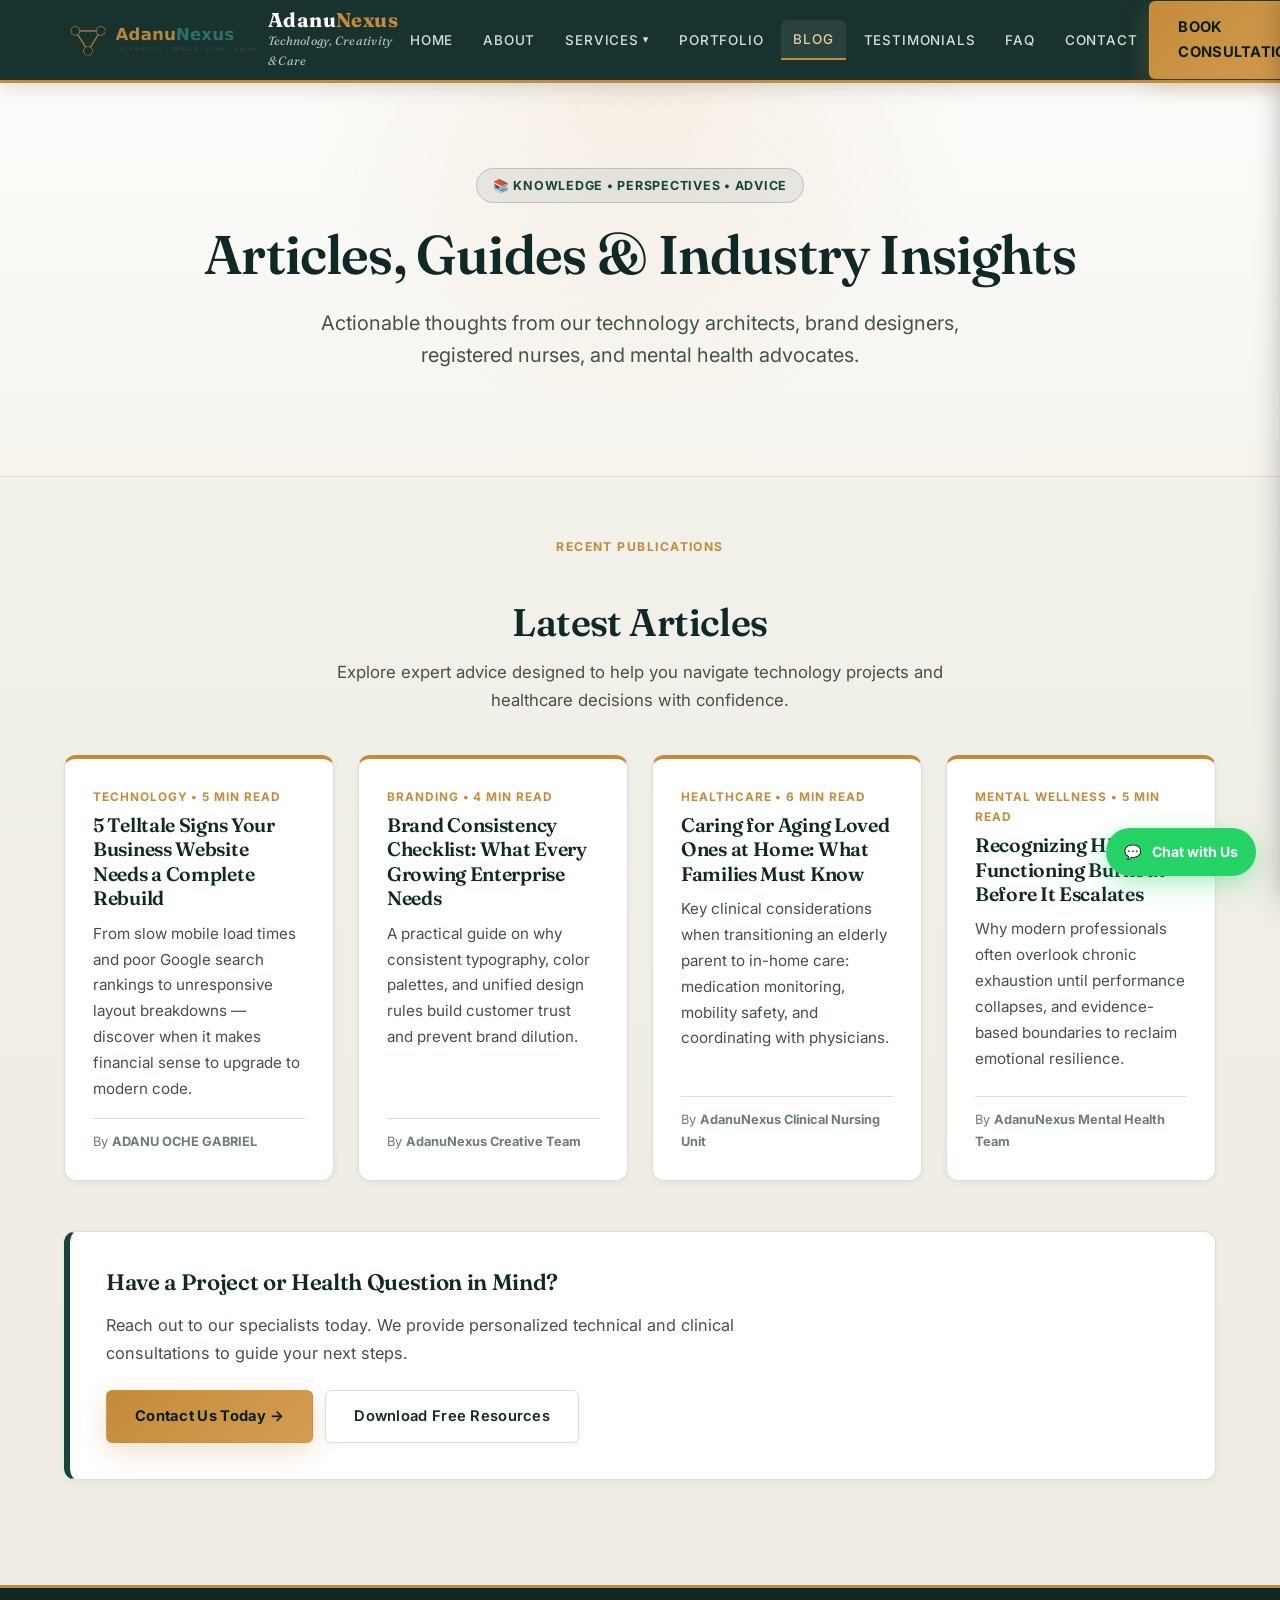
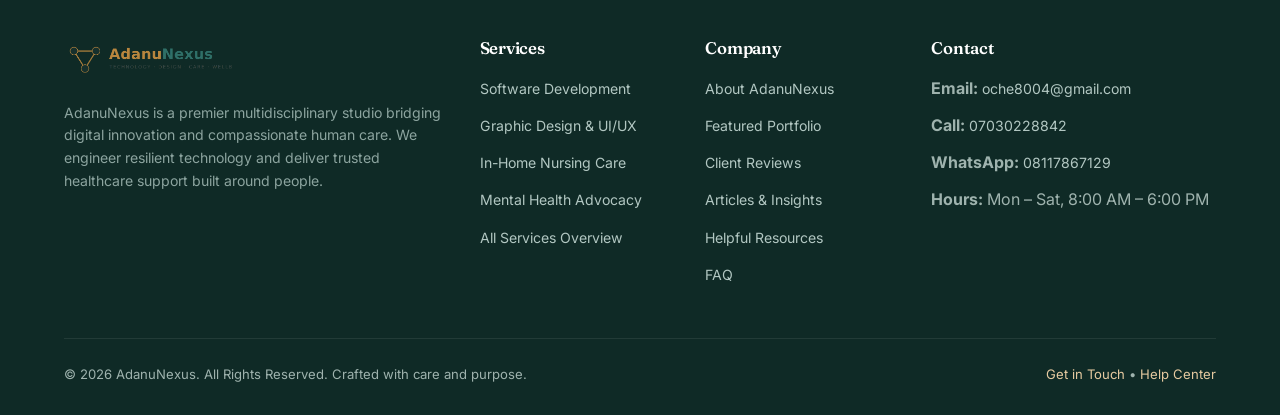
<file: blog.html>
<!DOCTYPE html>
<html lang="en">
<head>
  <meta charset="UTF-8">
  <meta name="viewport" content="width=device-width, initial-scale=1.0">
  <meta name="description" content="Articles and practical insights on technology, web engineering, graphic design, healthcare, and mental wellness from AdanuNexus.">
  <meta name="keywords" content="AdanuNexus Blog, Web Development Insights, Branding Tips, Nursing Advice, Mental Health Articles">
  <meta property="og:title" content="Blog &amp; Insights | AdanuNexus">
  <meta property="og:description" content="Read expert perspectives on software architecture, branding strategy, in-home healthcare, and mental wellbeing.">
  <meta property="og:type" content="website">
  <meta property="og:image" content="assets/adanunexus-logo.png">
  <title>Blog &amp; Insights | AdanuNexus</title>
  <link rel="preconnect" href="https://fonts.googleapis.com">
  <link rel="preconnect" href="https://fonts.gstatic.com" crossorigin>
  <link href="https://fonts.googleapis.com/css2?family=Fraunces:ital,opsz,wght@0,9..144,400;0,9..144,600;1,9..144,500&family=Inter:wght@400;500;600;700&display=swap" rel="stylesheet">
  <link rel="stylesheet" href="css/style.css">
  <link rel="icon" type="image/png" href="assets/adanunexus-icon.png">
</head>
<body class="page-blog">

  <!-- ===== Site Header ===== -->
  <header class="site-header">
    <div class="container header-container">
      <a href="index.html" class="brand-link" aria-label="AdanuNexus Home">
        <img src="assets/adanunexus-logo.png" alt="AdanuNexus Logo" class="header-logo">
        <div class="brand-text">
          <span class="brand-name">Adanu<span>Nexus</span></span>
          <span class="header-tagline">Technology, Creativity &amp; Care</span>
        </div>
      </a>

      <!-- Desktop Navigation -->
      <nav class="desktop-nav" aria-label="Main Navigation">
        <a href="index.html" class="nav-link">Home</a>
        <a href="about.html" class="nav-link">About</a>

        <!-- Services Dropdown -->
        <div class="nav-dropdown">
          <a href="services.html" class="nav-link dropdown-toggle" aria-haspopup="true">
            Services <span class="arrow">&#9662;</span>
          </a>
          <div class="dropdown-menu">
            <a href="software-development.html" class="dropdown-item">
              <span class="item-title">&#128187; Software Development</span>
              <span class="item-desc">Web apps, custom software &amp; scalable digital platforms</span>
            </a>
            <a href="graphic-design.html" class="dropdown-item">
              <span class="item-title">&#127912; Graphic Design</span>
              <span class="item-desc">Brand identity, UI/UX &amp; marketing visual design</span>
            </a>
            <a href="nursing-care.html" class="dropdown-item">
              <span class="item-title">&#129658; Nursing Care</span>
              <span class="item-desc">Compassionate clinical &amp; in-home patient support</span>
            </a>
            <a href="mental-health.html" class="dropdown-item">
              <span class="item-title">&#129504; Mental Health</span>
              <span class="item-desc">Counseling, wellness coaching &amp; stigma-free advocacy</span>
            </a>
            <div class="dropdown-footer">
              <a href="services.html">View All Services &rarr;</a>
            </div>
          </div>
        </div>

        <a href="portfolio.html" class="nav-link">Portfolio</a>
        <a href="blog.html" class="nav-link active">Blog</a>
        <a href="testimonials.html" class="nav-link">Testimonials</a>
        <a href="faq.html" class="nav-link">FAQ</a>
        <a href="contact.html" class="nav-link">Contact</a>
      </nav>

      <!-- Header CTA & Mobile Hamburger -->
      <div class="header-actions">
        <a href="contact.html" class="btn btn-gold btn-header">Book Consultation</a>
        <button class="mobile-toggle" id="mobileMenuBtn" aria-label="Toggle navigation menu" aria-expanded="false">
          <span class="hamburger-bar"></span>
          <span class="hamburger-bar"></span>
          <span class="hamburger-bar"></span>
        </button>
      </div>
    </div>
  </header>

  <!-- Mobile Drawer Backdrop -->
  <div class="drawer-backdrop" id="drawerBackdrop"></div>

  <!-- Mobile Navigation Drawer -->
  <aside class="mobile-drawer" id="mobileDrawer" aria-hidden="true">
    <div class="drawer-header">
      <img src="assets/adanunexus-logo.png" alt="AdanuNexus Logo" class="drawer-logo">
      <button class="drawer-close" id="drawerCloseBtn" aria-label="Close navigation">&times;</button>
    </div>
    <nav class="drawer-nav">
      <a href="index.html" class="drawer-link">Home</a>
      <a href="about.html" class="drawer-link">About Us</a>

      <div class="drawer-group">
        <span class="drawer-group-title">Services</span>
        <a href="software-development.html" class="drawer-link indent">&#128187; Software Development</a>
        <a href="graphic-design.html" class="drawer-link indent">&#127912; Graphic Design</a>
        <a href="nursing-care.html" class="drawer-link indent">&#129658; Nursing Care</a>
        <a href="mental-health.html" class="drawer-link indent">&#129504; Mental Health</a>
        <a href="services.html" class="drawer-link indent">View Overview &rarr;</a>
      </div>

      <a href="portfolio.html" class="drawer-link">Portfolio</a>
      <a href="blog.html" class="drawer-link active">Blog &amp; Insights</a>
      <a href="resources.html" class="drawer-link">Resources</a>
      <a href="testimonials.html" class="drawer-link">Testimonials</a>
      <a href="faq.html" class="drawer-link">FAQ</a>
      <a href="contact.html" class="drawer-link">Contact Us</a>
    </nav>
    <div class="drawer-footer">
      <a href="contact.html" class="btn btn-gold btn-block">Get in Touch</a>
    </div>
  </aside>

  <!-- ===== Hero Section ===== -->
  <section class="hero">
    <div class="container">
      <div class="hero-pill">
        <span>&#128218; Knowledge &bull; Perspectives &bull; Advice</span>
      </div>
      <h2>Articles, Guides &amp; Industry Insights</h2>
      <p>
        Actionable thoughts from our technology architects, brand designers, registered nurses, and mental health advocates.
      </p>
    </div>
  </section>

  <!-- ===== Main Content Area ===== -->
  <main class="container">

    <div class="section-head">
      <span class="section-tag">Recent Publications</span>
      <h3 class="section-title">Latest Articles</h3>
      <p class="section-sub">Explore expert advice designed to help you navigate technology projects and healthcare decisions with confidence.</p>
    </div>

    <div class="grid">
      <!-- Article 1 -->
      <div class="card">
        <span style="font-size: 0.74rem; font-weight: 700; color: var(--accent); text-transform: uppercase; letter-spacing: 0.08em; display: block; margin-bottom: 6px;">Technology &bull; 5 min read</span>
        <h4>5 Telltale Signs Your Business Website Needs a Complete Rebuild</h4>
        <p>From slow mobile load times and poor Google search rankings to unresponsive layout breakdowns — discover when it makes financial sense to upgrade to modern code.</p>
        <div style="font-size: 0.8rem; color: var(--ink-muted); margin-top: auto; padding-top: 12px; border-top: 1px solid var(--line);">
          <span>By <strong>ADANU OCHE GABRIEL</strong></span>
        </div>
      </div>

      <!-- Article 2 -->
      <div class="card">
        <span style="font-size: 0.74rem; font-weight: 700; color: var(--accent); text-transform: uppercase; letter-spacing: 0.08em; display: block; margin-bottom: 6px;">Branding &bull; 4 min read</span>
        <h4>Brand Consistency Checklist: What Every Growing Enterprise Needs</h4>
        <p>A practical guide on why consistent typography, color palettes, and unified design rules build customer trust and prevent brand dilution.</p>
        <div style="font-size: 0.8rem; color: var(--ink-muted); margin-top: auto; padding-top: 12px; border-top: 1px solid var(--line);">
          <span>By <strong>AdanuNexus Creative Team</strong></span>
        </div>
      </div>

      <!-- Article 3 -->
      <div class="card">
        <span style="font-size: 0.74rem; font-weight: 700; color: var(--accent); text-transform: uppercase; letter-spacing: 0.08em; display: block; margin-bottom: 6px;">Healthcare &bull; 6 min read</span>
        <h4>Caring for Aging Loved Ones at Home: What Families Must Know</h4>
        <p>Key clinical considerations when transitioning an elderly parent to in-home care: medication monitoring, mobility safety, and coordinating with physicians.</p>
        <div style="font-size: 0.8rem; color: var(--ink-muted); margin-top: auto; padding-top: 12px; border-top: 1px solid var(--line);">
          <span>By <strong>AdanuNexus Clinical Nursing Unit</strong></span>
        </div>
      </div>

      <!-- Article 4 -->
      <div class="card">
        <span style="font-size: 0.74rem; font-weight: 700; color: var(--accent); text-transform: uppercase; letter-spacing: 0.08em; display: block; margin-bottom: 6px;">Mental Wellness &bull; 5 min read</span>
        <h4>Recognizing High-Functioning Burnout Before It Escalates</h4>
        <p>Why modern professionals often overlook chronic exhaustion until performance collapses, and evidence-based boundaries to reclaim emotional resilience.</p>
        <div style="font-size: 0.8rem; color: var(--ink-muted); margin-top: auto; padding-top: 12px; border-top: 1px solid var(--line);">
          <span>By <strong>AdanuNexus Mental Health Team</strong></span>
        </div>
      </div>
    </div>

    <!-- Call to Action Banner -->
    <div style="background: var(--paper); border: 1px solid var(--line); border-left: 6px solid var(--primary); border-radius: var(--radius-md); padding: 36px; margin: 50px 0 20px; display: flex; flex-direction: column; align-items: flex-start; gap: 16px; box-shadow: var(--shadow-sm);">
      <h4 style="font-size: 1.4rem; color: var(--primary-dark); margin: 0;">Have a Project or Health Question in Mind?</h4>
      <p style="margin: 0; color: var(--ink-soft); max-width: 720px;">
        Reach out to our specialists today. We provide personalized technical and clinical consultations to guide your next steps.
      </p>
      <div style="display: flex; gap: 12px; flex-wrap: wrap; margin-top: 6px;">
        <a href="contact.html" class="btn btn-gold">Contact Us Today &rarr;</a>
        <a href="resources.html" class="btn btn-secondary">Download Free Resources</a>
      </div>
    </div>

  </main>

  <!-- ===== Site Footer ===== -->
  <footer>
    <div class="container">
      <div class="footer-grid">
        <div class="footer-col">
          <img src="assets/adanunexus-logo.png" alt="AdanuNexus Logo" class="footer-logo">
          <p class="footer-bio">
            AdanuNexus is a premier multidisciplinary studio bridging digital innovation and compassionate human care. We engineer resilient technology and deliver trusted healthcare support built around people.
          </p>
        </div>

        <div class="footer-col">
          <h5>Services</h5>
          <ul>
            <li><a href="software-development.html">Software Development</a></li>
            <li><a href="graphic-design.html">Graphic Design &amp; UI/UX</a></li>
            <li><a href="nursing-care.html">In-Home Nursing Care</a></li>
            <li><a href="mental-health.html">Mental Health Advocacy</a></li>
            <li><a href="services.html">All Services Overview</a></li>
          </ul>
        </div>

        <div class="footer-col">
          <h5>Company</h5>
          <ul>
            <li><a href="about.html">About AdanuNexus</a></li>
            <li><a href="portfolio.html">Featured Portfolio</a></li>
            <li><a href="testimonials.html">Client Reviews</a></li>
            <li><a href="blog.html">Articles &amp; Insights</a></li>
            <li><a href="resources.html">Helpful Resources</a></li>
            <li><a href="faq.html">FAQ</a></li>
          </ul>
        </div>

        <div class="footer-col">
          <h5>Contact</h5>
          <ul>
            <li><strong>Email:</strong> <a href="mailto:oche8004@gmail.com">oche8004@gmail.com</a></li>
            <li><strong>Call:</strong> <a href="tel:+2347030228842">07030228842</a></li>
            <li><strong>WhatsApp:</strong> <a href="https://wa.me/2348117867129" target="_blank" rel="noopener noreferrer">08117867129</a></li>
            <li><strong>Hours:</strong> Mon &ndash; Sat, 8:00 AM &ndash; 6:00 PM</li>
          </ul>
        </div>
      </div>

      <div class="footer-bottom">
        <p>&copy; 2026 AdanuNexus. All Rights Reserved. Crafted with care and purpose.</p>
        <p><a href="contact.html">Get in Touch</a> &bull; <a href="faq.html">Help Center</a></p>
      </div>
    </div>
  </footer>

  <!-- Floating WhatsApp Quick-Chat Button -->
  <a href="https://wa.me/2348117867129" target="_blank" rel="noopener noreferrer" class="floating-whatsapp" aria-label="Chat on WhatsApp">
    <span>&#128172;</span>
    <span class="whatsapp-label">Chat with Us</span>
  </a>

  <!-- Interactive Scripts -->
  <script src="js/script.js"></script>
</body>
</html>
</file>
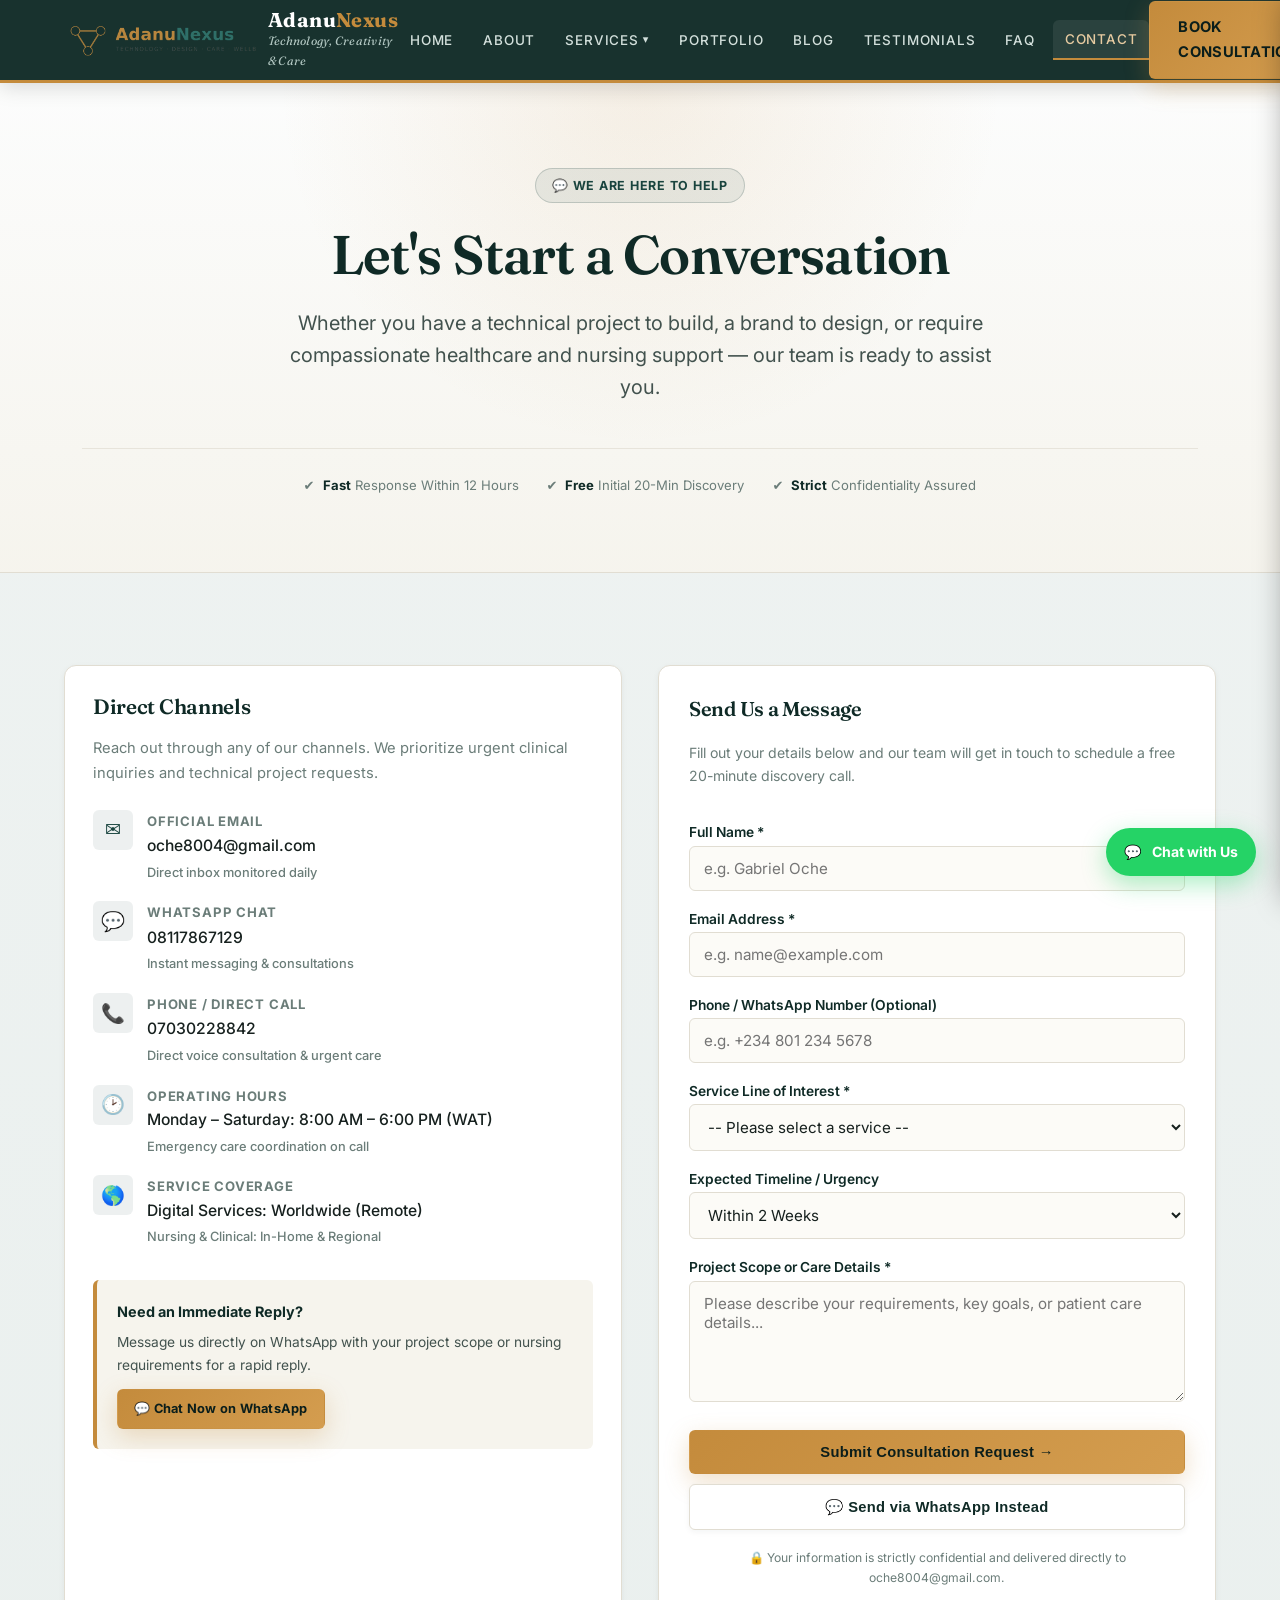
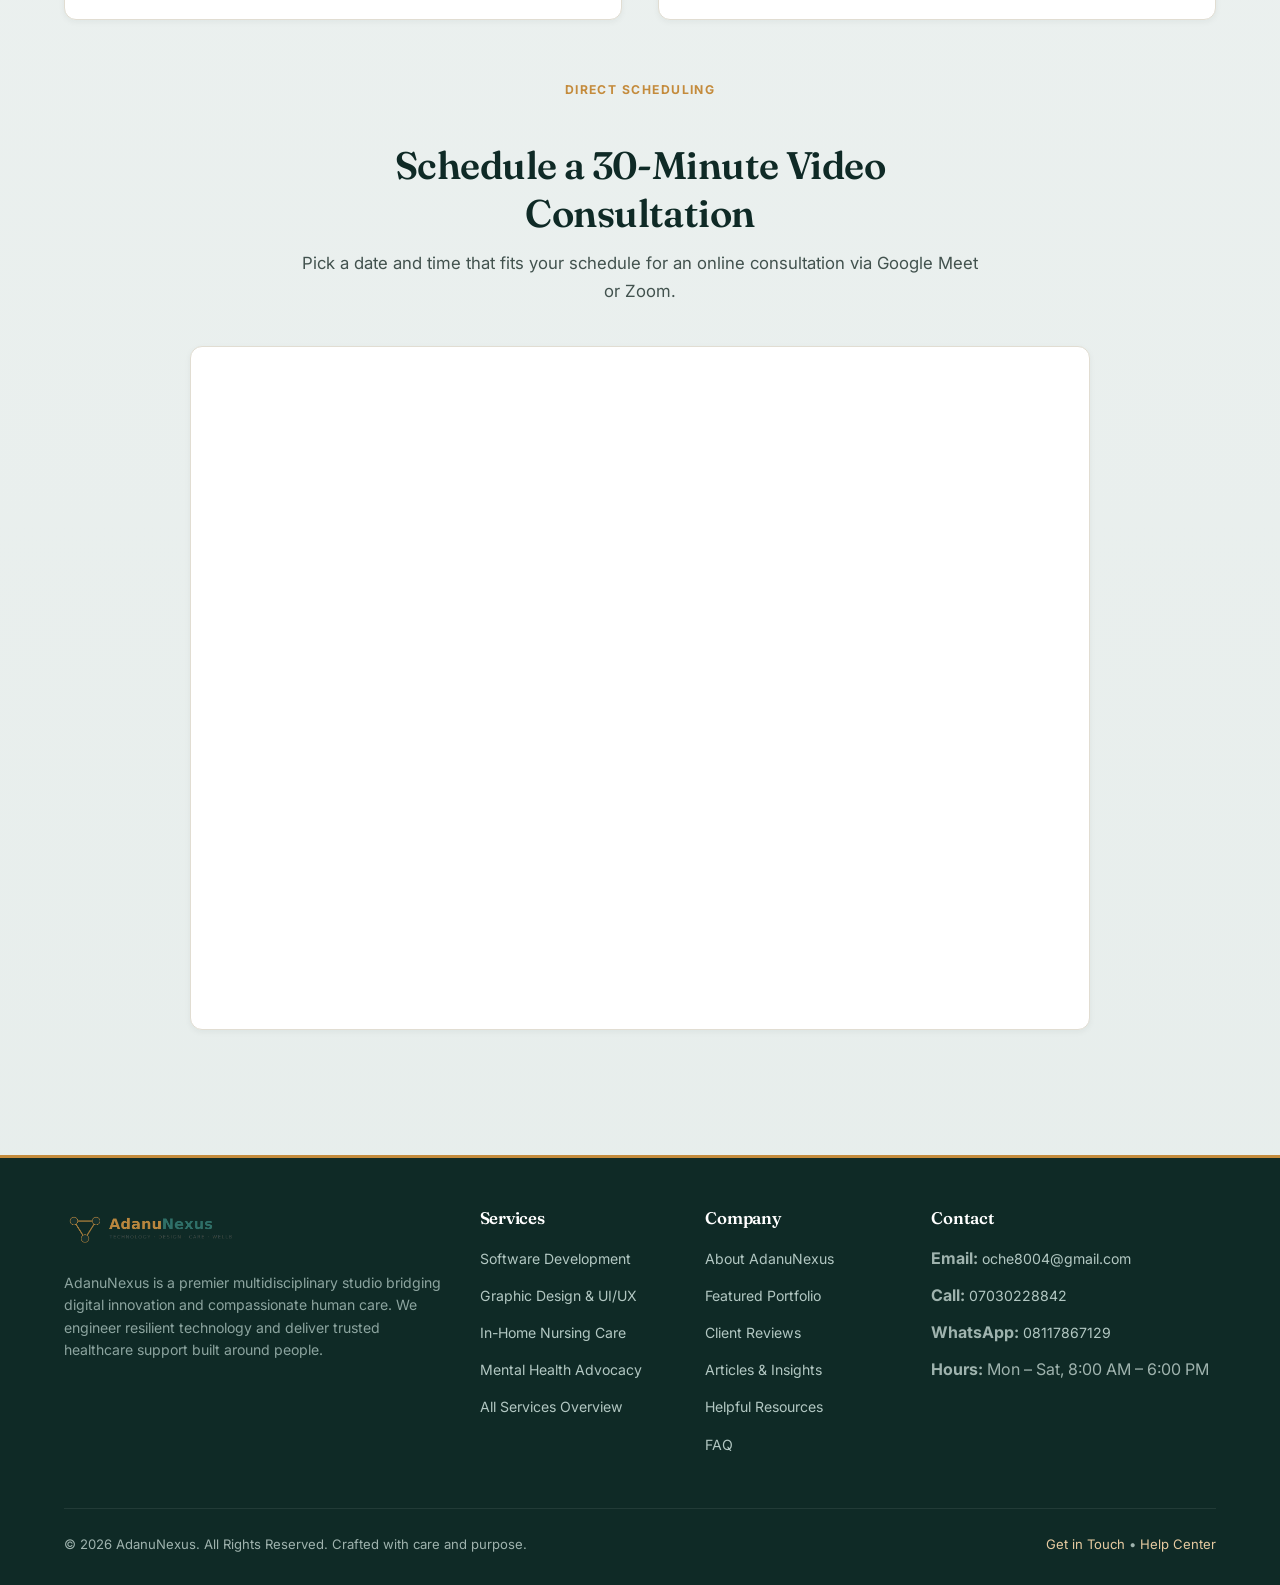
<file: contact.html>
<!DOCTYPE html>
<html lang="en">
<head>
  <meta charset="UTF-8">
  <meta name="viewport" content="width=device-width, initial-scale=1.0">
  <meta name="description" content="Contact AdanuNexus — schedule a consultation for software engineering, graphic design, nursing care, or mental health counseling.">
  <meta name="keywords" content="Contact AdanuNexus, Hire Software Developer, Hire Graphic Designer, Book Nurse, Mental Health Consultation">
  <meta property="og:title" content="Contact Us | AdanuNexus">
  <meta property="og:description" content="Ready to discuss your project or healthcare needs? Contact our team today for a free discovery consultation.">
  <meta property="og:type" content="website">
  <meta property="og:image" content="assets/adanunexus-logo.png">
  <title>Contact Us | AdanuNexus</title>
  <link rel="preconnect" href="https://fonts.googleapis.com">
  <link rel="preconnect" href="https://fonts.gstatic.com" crossorigin>
  <link href="https://fonts.googleapis.com/css2?family=Fraunces:ital,opsz,wght@0,9..144,400;0,9..144,600;1,9..144,500&family=Inter:wght@400;500;600;700&display=swap" rel="stylesheet">
  <link rel="stylesheet" href="css/style.css">
  <link rel="icon" type="image/png" href="assets/adanunexus-icon.png">
</head>
<body class="page-contact">

  <!-- ===== Site Header ===== -->
  <header class="site-header">
    <div class="container header-container">
      <a href="index.html" class="brand-link" aria-label="AdanuNexus Home">
        <img src="assets/adanunexus-logo.png" alt="AdanuNexus Logo" class="header-logo">
        <div class="brand-text">
          <span class="brand-name">Adanu<span>Nexus</span></span>
          <span class="header-tagline">Technology, Creativity &amp; Care</span>
        </div>
      </a>

      <!-- Desktop Navigation -->
      <nav class="desktop-nav" aria-label="Main Navigation">
        <a href="index.html" class="nav-link">Home</a>
        <a href="about.html" class="nav-link">About</a>

        <!-- Services Dropdown -->
        <div class="nav-dropdown">
          <a href="services.html" class="nav-link dropdown-toggle" aria-haspopup="true">
            Services <span class="arrow">&#9662;</span>
          </a>
          <div class="dropdown-menu">
            <a href="software-development.html" class="dropdown-item">
              <span class="item-title">&#128187; Software Development</span>
              <span class="item-desc">Web apps, custom software &amp; scalable digital platforms</span>
            </a>
            <a href="graphic-design.html" class="dropdown-item">
              <span class="item-title">&#127912; Graphic Design</span>
              <span class="item-desc">Brand identity, UI/UX &amp; marketing visual design</span>
            </a>
            <a href="nursing-care.html" class="dropdown-item">
              <span class="item-title">&#129658; Nursing Care</span>
              <span class="item-desc">Compassionate clinical &amp; in-home patient support</span>
            </a>
            <a href="mental-health.html" class="dropdown-item">
              <span class="item-title">&#129504; Mental Health</span>
              <span class="item-desc">Counseling, wellness coaching &amp; stigma-free advocacy</span>
            </a>
            <div class="dropdown-footer">
              <a href="services.html">View All Services &rarr;</a>
            </div>
          </div>
        </div>

        <a href="portfolio.html" class="nav-link">Portfolio</a>
        <a href="blog.html" class="nav-link">Blog</a>
        <a href="testimonials.html" class="nav-link">Testimonials</a>
        <a href="faq.html" class="nav-link">FAQ</a>
        <a href="contact.html" class="nav-link active">Contact</a>
      </nav>

      <!-- Header CTA & Mobile Hamburger -->
      <div class="header-actions">
        <a href="contact.html" class="btn btn-gold btn-header">Book Consultation</a>
        <button class="mobile-toggle" id="mobileMenuBtn" aria-label="Toggle navigation menu" aria-expanded="false">
          <span class="hamburger-bar"></span>
          <span class="hamburger-bar"></span>
          <span class="hamburger-bar"></span>
        </button>
      </div>
    </div>
  </header>

  <!-- Mobile Drawer Backdrop -->
  <div class="drawer-backdrop" id="drawerBackdrop"></div>

  <!-- Mobile Navigation Drawer -->
  <aside class="mobile-drawer" id="mobileDrawer" aria-hidden="true">
    <div class="drawer-header">
      <img src="assets/adanunexus-logo.png" alt="AdanuNexus Logo" class="drawer-logo">
      <button class="drawer-close" id="drawerCloseBtn" aria-label="Close navigation">&times;</button>
    </div>
    <nav class="drawer-nav">
      <a href="index.html" class="drawer-link">Home</a>
      <a href="about.html" class="drawer-link">About Us</a>

      <div class="drawer-group">
        <span class="drawer-group-title">Services</span>
        <a href="software-development.html" class="drawer-link indent">&#128187; Software Development</a>
        <a href="graphic-design.html" class="drawer-link indent">&#127912; Graphic Design</a>
        <a href="nursing-care.html" class="drawer-link indent">&#129658; Nursing Care</a>
        <a href="mental-health.html" class="drawer-link indent">&#129504; Mental Health</a>
        <a href="services.html" class="drawer-link indent">View Overview &rarr;</a>
      </div>

      <a href="portfolio.html" class="drawer-link">Portfolio</a>
      <a href="blog.html" class="drawer-link">Blog &amp; Insights</a>
      <a href="resources.html" class="drawer-link">Resources</a>
      <a href="testimonials.html" class="drawer-link">Testimonials</a>
      <a href="faq.html" class="drawer-link">FAQ</a>
      <a href="contact.html" class="drawer-link active">Contact Us</a>
    </nav>
    <div class="drawer-footer">
      <a href="contact.html" class="btn btn-gold btn-block">Get in Touch</a>
    </div>
  </aside>

  <!-- ===== Hero Section ===== -->
  <section class="hero">
    <div class="container">
      <div class="hero-pill">
        <span>&#128172; We Are Here to Help</span>
      </div>
      <h2>Let's Start a Conversation</h2>
      <p>
        Whether you have a technical project to build, a brand to design, or require compassionate healthcare
        and nursing support — our team is ready to assist you.
      </p>
      <div class="hero-trust-bar">
        <div class="trust-item">
          <span>&#10004;</span>
          <span><strong>Fast</strong> Response Within 12 Hours</span>
        </div>
        <div class="trust-item">
          <span>&#10004;</span>
          <span><strong>Free</strong> Initial 20-Min Discovery</span>
        </div>
        <div class="trust-item">
          <span>&#10004;</span>
          <span><strong>Strict</strong> Confidentiality Assured</span>
        </div>
      </div>
    </div>
  </section>

  <!-- ===== Main Content Area ===== -->
  <main class="container">

    <div class="contact-layout">

      <!-- Left Column: Contact Channels & Operating Details -->
      <div class="contact-details">
        <h4>Direct Channels</h4>
        <p style="color: var(--ink-muted); font-size: 0.92rem; margin-bottom: 24px;">
          Reach out through any of our channels. We prioritize urgent clinical inquiries and technical project requests.
        </p>

        <!-- Channel 1: Email -->
        <div class="contact-channel">
          <div class="channel-icon">&#9993;&#65039;</div>
          <div class="channel-info">
            <strong>Official Email</strong>
            <a href="mailto:oche8004@gmail.com">oche8004@gmail.com</a>
            <p style="font-size: 0.8rem; color: var(--ink-muted); margin-top: 2px;">Direct inbox monitored daily</p>
          </div>
        </div>

        <!-- Channel 2: WhatsApp -->
        <div class="contact-channel">
          <div class="channel-icon">&#128172;</div>
          <div class="channel-info">
            <strong>WhatsApp Chat</strong>
            <a href="https://wa.me/2348117867129" target="_blank" rel="noopener noreferrer">08117867129</a>
            <p style="font-size: 0.8rem; color: var(--ink-muted); margin-top: 2px;">Instant messaging &amp; consultations</p>
          </div>
        </div>

        <!-- Channel 3: Direct Phone Call -->
        <div class="contact-channel">
          <div class="channel-icon">&#128222;</div>
          <div class="channel-info">
            <strong>Phone / Direct Call</strong>
            <a href="tel:+2347030228842">07030228842</a>
            <p style="font-size: 0.8rem; color: var(--ink-muted); margin-top: 2px;">Direct voice consultation &amp; urgent care</p>
          </div>
        </div>

        <!-- Channel 3: Business Hours -->
        <div class="contact-channel">
          <div class="channel-icon">&#128337;</div>
          <div class="channel-info">
            <strong>Operating Hours</strong>
            <p>Monday &ndash; Saturday: 8:00 AM &ndash; 6:00 PM (WAT)</p>
            <p style="font-size: 0.8rem; color: var(--ink-muted); margin-top: 2px;">Emergency care coordination on call</p>
          </div>
        </div>

        <!-- Channel 4: Coverage Area -->
        <div class="contact-channel">
          <div class="channel-icon">&#127758;</div>
          <div class="channel-info">
            <strong>Service Coverage</strong>
            <p>Digital Services: Worldwide (Remote)</p>
            <p style="font-size: 0.8rem; color: var(--ink-muted); margin-top: 2px;">Nursing &amp; Clinical: In-Home &amp; Regional</p>
          </div>
        </div>

        <div style="margin-top: 32px; padding: 20px; background: var(--surface-alt); border-radius: var(--radius-sm); border-left: 4px solid var(--accent);">
          <strong style="color: var(--primary-dark); font-size: 0.9rem; display: block; margin-bottom: 6px;">Need an Immediate Reply?</strong>
          <p style="font-size: 0.86rem; color: var(--ink-soft); margin: 0 0 12px;">
            Message us directly on WhatsApp with your project scope or nursing requirements for a rapid reply.
          </p>
          <a href="https://wa.me/2348117867129" target="_blank" rel="noopener noreferrer" class="btn btn-sm btn-gold">&#128172; Chat Now on WhatsApp</a>
        </div>
      </div>

      <!-- Right Column: Interactive Consultation Request Form -->
      <div>
        <form class="request-form" id="consultationForm" action="https://formsubmit.co/oche8004@gmail.com" method="POST">
          <h4 style="font-size: 1.25rem; color: var(--primary-dark); margin: 0 0 6px;">Send Us a Message</h4>
          <p style="font-size: 0.88rem; color: var(--ink-muted); margin: 0 0 16px;">
            Fill out your details below and our team will get in touch to schedule a free 20-minute discovery call.
          </p>

          <!-- Status Message Alert Box -->
          <div id="formStatus" style="display: none; padding: 14px 18px; border-radius: var(--radius-sm); font-size: 0.92rem; line-height: 1.5; margin-bottom: 14px;"></div>

          <div>
            <label for="name">Full Name *</label>
            <input type="text" id="name" name="name" placeholder="e.g. Gabriel Oche" required>
          </div>

          <div>
            <label for="email">Email Address *</label>
            <input type="email" id="email" name="email" placeholder="e.g. name@example.com" required>
          </div>

          <div>
            <label for="phone">Phone / WhatsApp Number (Optional)</label>
            <input type="tel" id="phone" name="phone" placeholder="e.g. +234 801 234 5678">
          </div>

          <div>
            <label for="service">Service Line of Interest *</label>
            <select id="service" name="service" required>
              <option value="">-- Please select a service --</option>
              <option value="Software Development">Software Development (Web App, Website, API)</option>
              <option value="Graphic Design">Graphic Design &amp; Brand Identity</option>
              <option value="Nursing Care">In-Home or Clinical Nursing Care</option>
              <option value="Mental Health">Mental Health Counseling &amp; Wellness</option>
              <option value="Dual Need">Interdisciplinary (Tech + Healthcare)</option>
              <option value="Other">General Inquiry / Other</option>
            </select>
          </div>

          <div>
            <label for="timeline">Expected Timeline / Urgency</label>
            <select id="timeline" name="timeline">
              <option value="Immediate">Immediate / Urgent Need</option>
              <option value="Within 2 Weeks" selected>Within 2 Weeks</option>
              <option value="Within 1 Month">Within 1 Month</option>
              <option value="Planning Phase">Just Exploring / Planning Ahead</option>
            </select>
          </div>

          <div>
            <label for="message">Project Scope or Care Details *</label>
            <textarea id="message" name="message" rows="5" placeholder="Please describe your requirements, key goals, or patient care details..." required></textarea>
          </div>

          <!-- FormSubmit Configuration -->
          <input type="hidden" name="_subject" value="New Consultation Request | AdanuNexus">
          <input type="hidden" name="_captcha" value="false">
          <input type="hidden" name="_template" value="table">

          <div style="display: flex; flex-direction: column; gap: 10px; margin-top: 6px;">
            <button type="submit" id="submitBtn" class="btn btn-gold btn-block">Submit Consultation Request &rarr;</button>
            <button type="button" id="whatsappSubmitBtn" class="btn btn-secondary btn-block">&#128172; Send via WhatsApp Instead</button>
          </div>

          <span style="font-size: 0.76rem; color: var(--ink-muted); text-align: center; display: block; margin-top: 4px;">&#128274; Your information is strictly confidential and delivered directly to oche8004@gmail.com.</span>
        </form>
      </div>
    </div>

    <!-- Calendar Booking Section -->
    <div class="section-head" style="margin-top: 60px;">
      <span class="section-tag">Direct Scheduling</span>
      <h3 class="section-title">Schedule a 30-Minute Video Consultation</h3>
      <p class="section-sub">Pick a date and time that fits your schedule for an online consultation via Google Meet or Zoom.</p>
    </div>

    <div style="background: var(--paper); border: 1px solid var(--line); border-radius: var(--radius-md); padding: 16px; overflow: hidden; box-shadow: var(--shadow-sm); max-width: 900px; margin: 0 auto 40px;">
      <div class="calendly-inline-widget" data-url="https://calendly.com/aga355462/30min" style="min-width:320px;height:650px;"></div>
      <script type="text/javascript" src="https://assets.calendly.com/assets/external/widget.js" async></script>
    </div>

  </main>

  <!-- ===== Site Footer ===== -->
  <footer>
    <div class="container">
      <div class="footer-grid">
        <div class="footer-col">
          <img src="assets/adanunexus-logo.png" alt="AdanuNexus Logo" class="footer-logo">
          <p class="footer-bio">
            AdanuNexus is a premier multidisciplinary studio bridging digital innovation and compassionate human care. We engineer resilient technology and deliver trusted healthcare support built around people.
          </p>
        </div>

        <div class="footer-col">
          <h5>Services</h5>
          <ul>
            <li><a href="software-development.html">Software Development</a></li>
            <li><a href="graphic-design.html">Graphic Design &amp; UI/UX</a></li>
            <li><a href="nursing-care.html">In-Home Nursing Care</a></li>
            <li><a href="mental-health.html">Mental Health Advocacy</a></li>
            <li><a href="services.html">All Services Overview</a></li>
          </ul>
        </div>

        <div class="footer-col">
          <h5>Company</h5>
          <ul>
            <li><a href="about.html">About AdanuNexus</a></li>
            <li><a href="portfolio.html">Featured Portfolio</a></li>
            <li><a href="testimonials.html">Client Reviews</a></li>
            <li><a href="blog.html">Articles &amp; Insights</a></li>
            <li><a href="resources.html">Helpful Resources</a></li>
            <li><a href="faq.html">FAQ</a></li>
          </ul>
        </div>

        <div class="footer-col">
          <h5>Contact</h5>
          <ul>
            <li><strong>Email:</strong> <a href="mailto:oche8004@gmail.com">oche8004@gmail.com</a></li>
            <li><strong>Call:</strong> <a href="tel:+2347030228842">07030228842</a></li>
            <li><strong>WhatsApp:</strong> <a href="https://wa.me/2348117867129" target="_blank" rel="noopener noreferrer">08117867129</a></li>
            <li><strong>Hours:</strong> Mon &ndash; Sat, 8:00 AM &ndash; 6:00 PM</li>
          </ul>
        </div>
      </div>

      <div class="footer-bottom">
        <p>&copy; 2026 AdanuNexus. All Rights Reserved. Crafted with care and purpose.</p>
        <p><a href="contact.html">Get in Touch</a> &bull; <a href="faq.html">Help Center</a></p>
      </div>
    </div>
  </footer>

  <!-- Floating WhatsApp Quick-Chat Button -->
  <a href="https://wa.me/2348117867129" target="_blank" rel="noopener noreferrer" class="floating-whatsapp" aria-label="Chat on WhatsApp">
    <span>&#128172;</span>
    <span class="whatsapp-label">Chat with Us</span>
  </a>

  <!-- Interactive Scripts -->
  <script src="js/script.js"></script>
</body>
</html>
</file>
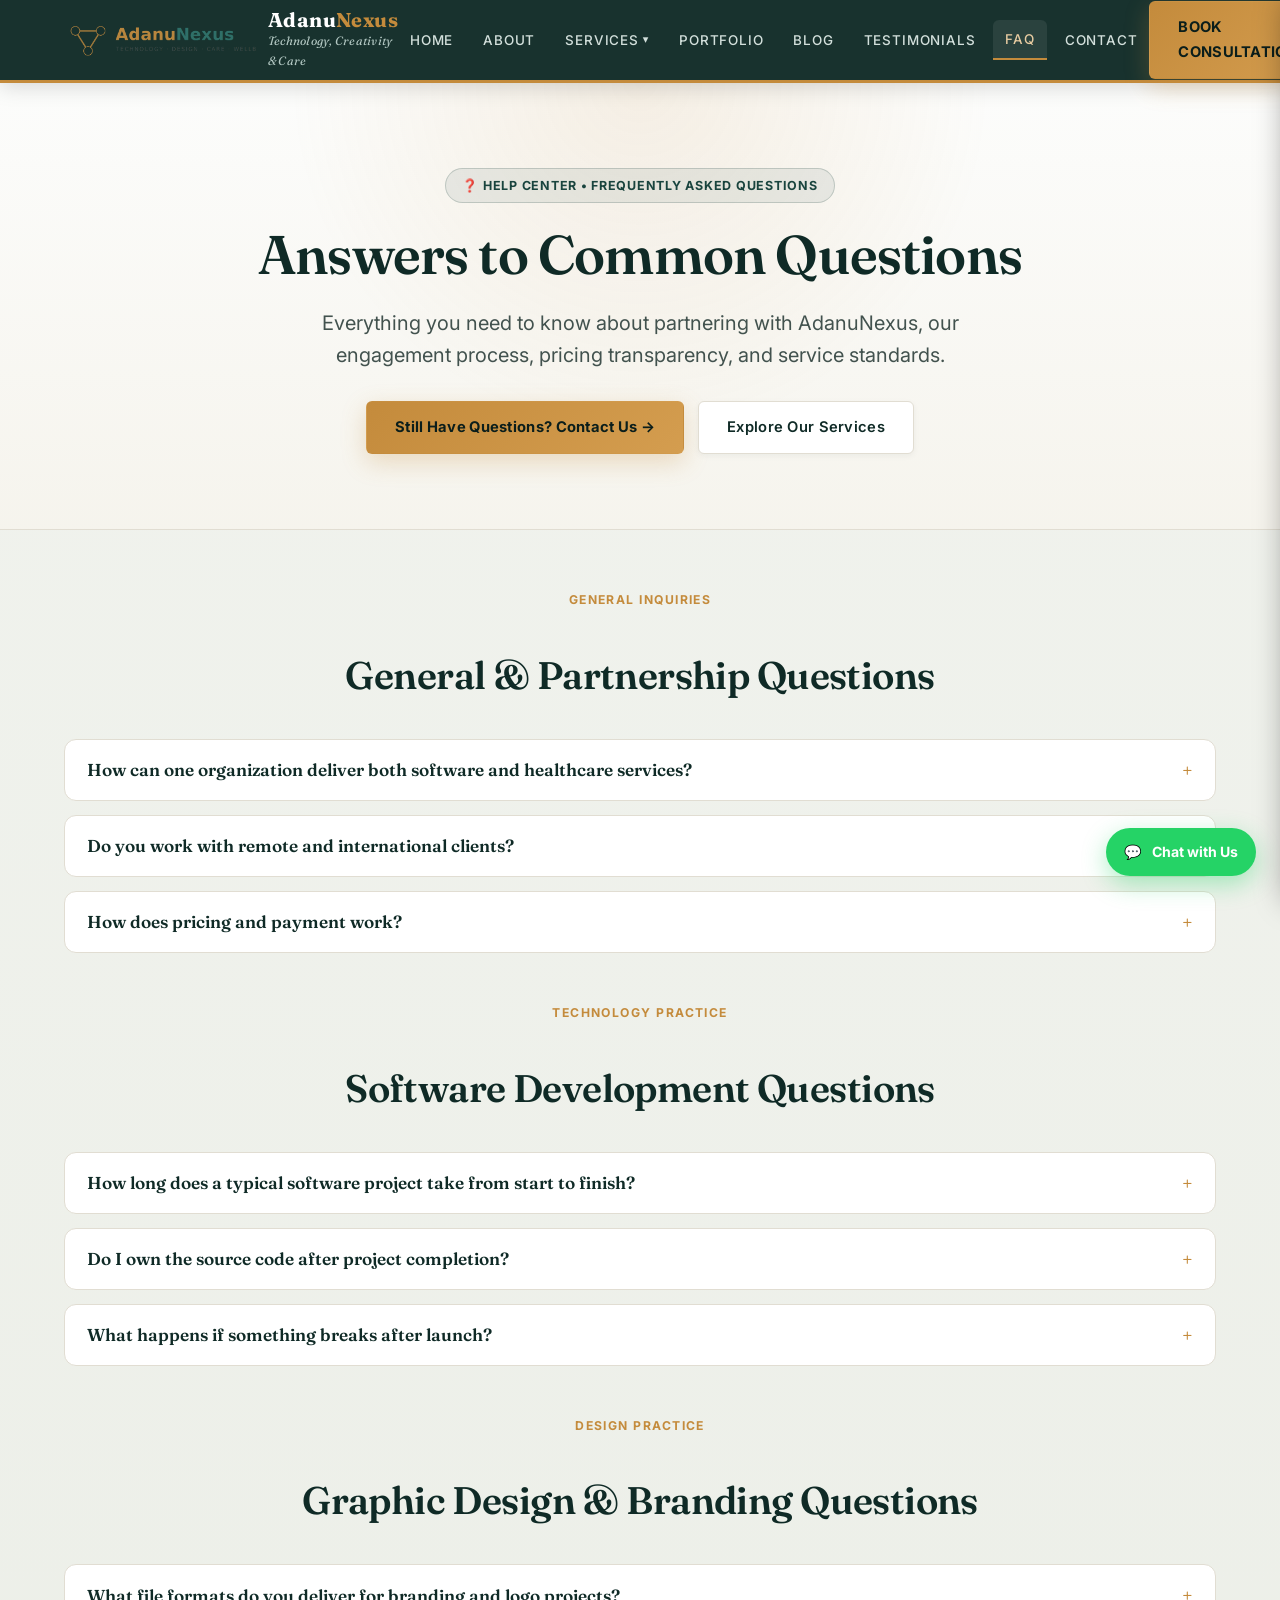
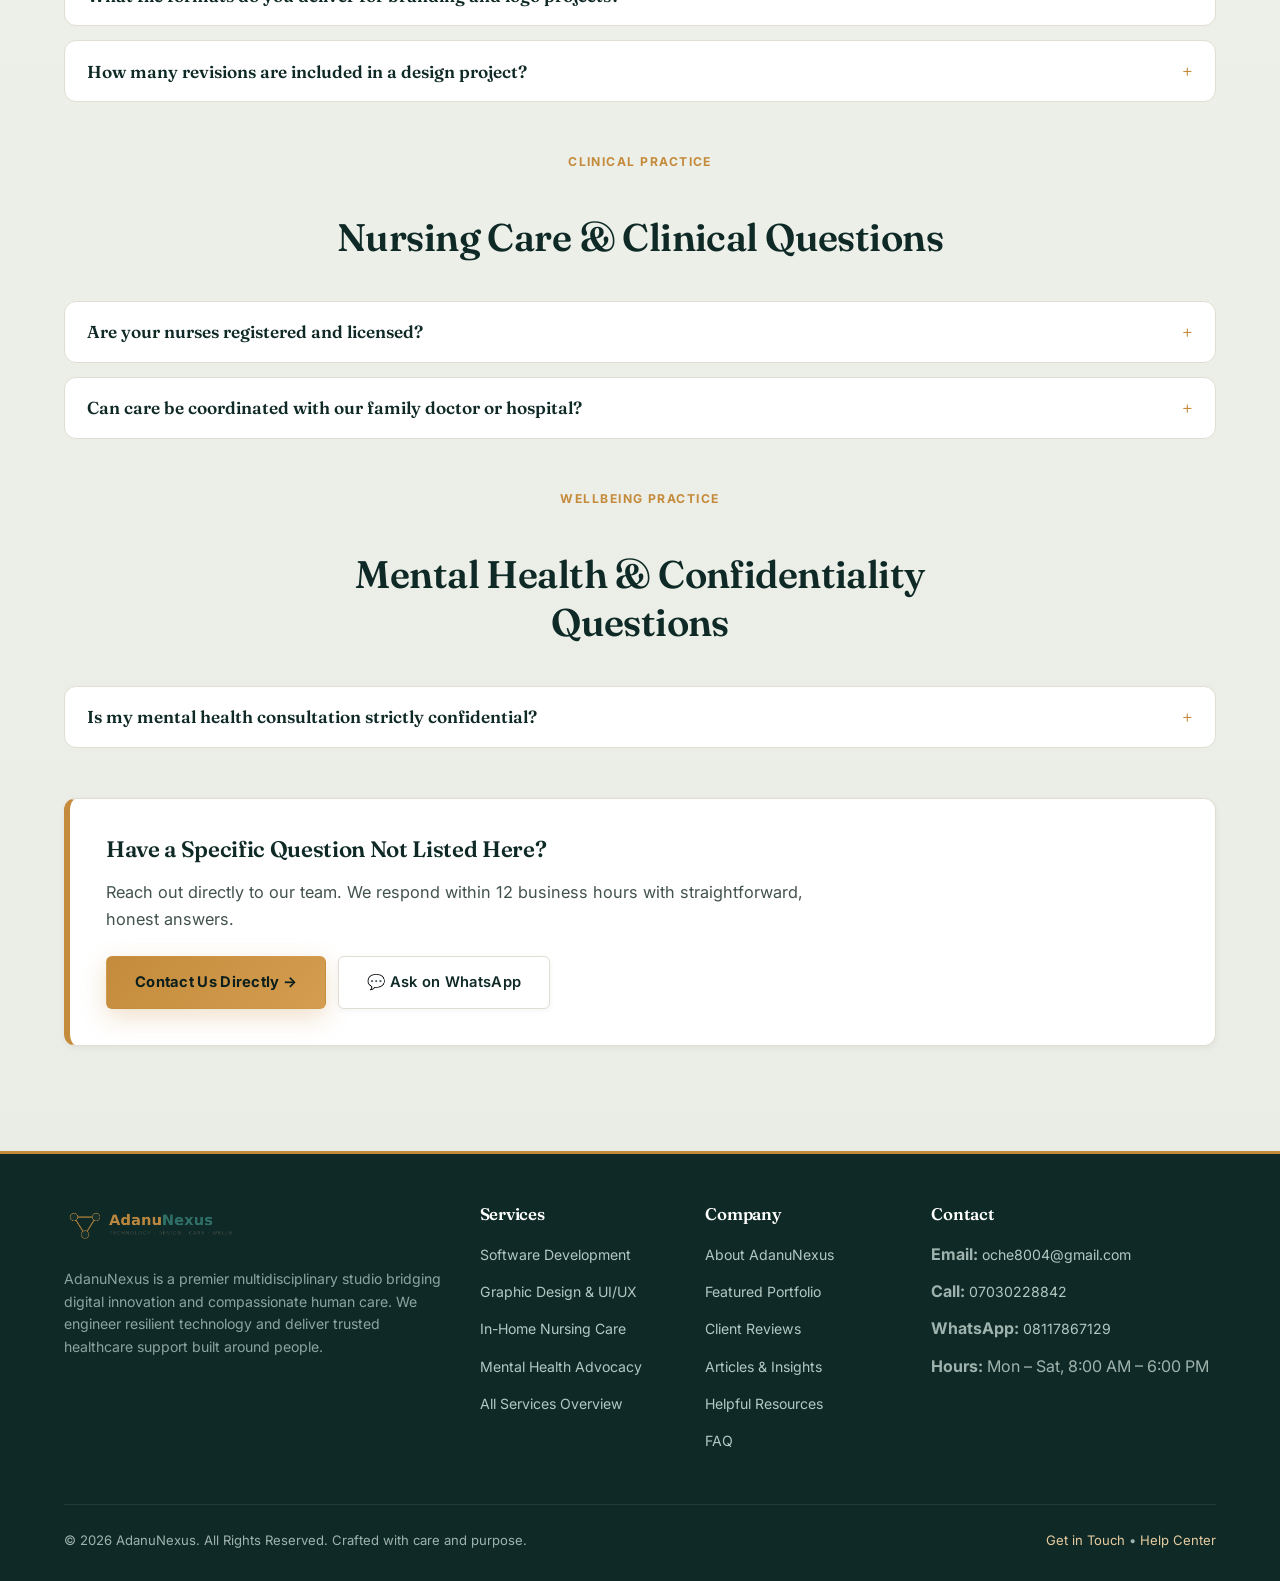
<file: faq.html>
<!DOCTYPE html>
<html lang="en">
<head>
  <meta charset="UTF-8">
  <meta name="viewport" content="width=device-width, initial-scale=1.0">
  <meta name="description" content="Frequently Asked Questions about AdanuNexus — learn about pricing, timelines, technology stacks, nursing care standards, and counseling confidentiality.">
  <meta name="keywords" content="AdanuNexus FAQ, Software Pricing, In-Home Care Questions, Design Revisions, Mental Health Privacy">
  <meta property="og:title" content="Frequently Asked Questions | AdanuNexus">
  <meta property="og:description" content="Find quick answers to common questions about our software development, design, nursing care, and mental health services.">
  <meta property="og:type" content="website">
  <meta property="og:image" content="assets/adanunexus-logo.png">
  <title>Frequently Asked Questions | AdanuNexus</title>
  <link rel="preconnect" href="https://fonts.googleapis.com">
  <link rel="preconnect" href="https://fonts.gstatic.com" crossorigin>
  <link href="https://fonts.googleapis.com/css2?family=Fraunces:ital,opsz,wght@0,9..144,400;0,9..144,600;1,9..144,500&family=Inter:wght@400;500;600;700&display=swap" rel="stylesheet">
  <link rel="stylesheet" href="css/style.css">
  <link rel="icon" type="image/png" href="assets/adanunexus-icon.png">
</head>
<body class="page-faq">

  <!-- ===== Site Header ===== -->
  <header class="site-header">
    <div class="container header-container">
      <a href="index.html" class="brand-link" aria-label="AdanuNexus Home">
        <img src="assets/adanunexus-logo.png" alt="AdanuNexus Logo" class="header-logo">
        <div class="brand-text">
          <span class="brand-name">Adanu<span>Nexus</span></span>
          <span class="header-tagline">Technology, Creativity &amp; Care</span>
        </div>
      </a>

      <!-- Desktop Navigation -->
      <nav class="desktop-nav" aria-label="Main Navigation">
        <a href="index.html" class="nav-link">Home</a>
        <a href="about.html" class="nav-link">About</a>

        <!-- Services Dropdown -->
        <div class="nav-dropdown">
          <a href="services.html" class="nav-link dropdown-toggle" aria-haspopup="true">
            Services <span class="arrow">&#9662;</span>
          </a>
          <div class="dropdown-menu">
            <a href="software-development.html" class="dropdown-item">
              <span class="item-title">&#128187; Software Development</span>
              <span class="item-desc">Web apps, custom software &amp; scalable digital platforms</span>
            </a>
            <a href="graphic-design.html" class="dropdown-item">
              <span class="item-title">&#127912; Graphic Design</span>
              <span class="item-desc">Brand identity, UI/UX &amp; marketing visual design</span>
            </a>
            <a href="nursing-care.html" class="dropdown-item">
              <span class="item-title">&#129658; Nursing Care</span>
              <span class="item-desc">Compassionate clinical &amp; in-home patient support</span>
            </a>
            <a href="mental-health.html" class="dropdown-item">
              <span class="item-title">&#129504; Mental Health</span>
              <span class="item-desc">Counseling, wellness coaching &amp; stigma-free advocacy</span>
            </a>
            <div class="dropdown-footer">
              <a href="services.html">View All Services &rarr;</a>
            </div>
          </div>
        </div>

        <a href="portfolio.html" class="nav-link">Portfolio</a>
        <a href="blog.html" class="nav-link">Blog</a>
        <a href="testimonials.html" class="nav-link">Testimonials</a>
        <a href="faq.html" class="nav-link active">FAQ</a>
        <a href="contact.html" class="nav-link">Contact</a>
      </nav>

      <!-- Header CTA & Mobile Hamburger -->
      <div class="header-actions">
        <a href="contact.html" class="btn btn-gold btn-header">Book Consultation</a>
        <button class="mobile-toggle" id="mobileMenuBtn" aria-label="Toggle navigation menu" aria-expanded="false">
          <span class="hamburger-bar"></span>
          <span class="hamburger-bar"></span>
          <span class="hamburger-bar"></span>
        </button>
      </div>
    </div>
  </header>

  <!-- Mobile Drawer Backdrop -->
  <div class="drawer-backdrop" id="drawerBackdrop"></div>

  <!-- Mobile Navigation Drawer -->
  <aside class="mobile-drawer" id="mobileDrawer" aria-hidden="true">
    <div class="drawer-header">
      <img src="assets/adanunexus-logo.png" alt="AdanuNexus Logo" class="drawer-logo">
      <button class="drawer-close" id="drawerCloseBtn" aria-label="Close navigation">&times;</button>
    </div>
    <nav class="drawer-nav">
      <a href="index.html" class="drawer-link">Home</a>
      <a href="about.html" class="drawer-link">About Us</a>

      <div class="drawer-group">
        <span class="drawer-group-title">Services</span>
        <a href="software-development.html" class="drawer-link indent">&#128187; Software Development</a>
        <a href="graphic-design.html" class="drawer-link indent">&#127912; Graphic Design</a>
        <a href="nursing-care.html" class="drawer-link indent">&#129658; Nursing Care</a>
        <a href="mental-health.html" class="drawer-link indent">&#129504; Mental Health</a>
        <a href="services.html" class="drawer-link indent">View Overview &rarr;</a>
      </div>

      <a href="portfolio.html" class="drawer-link">Portfolio</a>
      <a href="blog.html" class="drawer-link">Blog &amp; Insights</a>
      <a href="resources.html" class="drawer-link">Resources</a>
      <a href="testimonials.html" class="drawer-link">Testimonials</a>
      <a href="faq.html" class="drawer-link active">FAQ</a>
      <a href="contact.html" class="drawer-link">Contact Us</a>
    </nav>
    <div class="drawer-footer">
      <a href="contact.html" class="btn btn-gold btn-block">Get in Touch</a>
    </div>
  </aside>

  <!-- ===== Hero Section ===== -->
  <section class="hero">
    <div class="container">
      <div class="hero-pill">
        <span>&#10067; Help Center &bull; Frequently Asked Questions</span>
      </div>
      <h2>Answers to Common Questions</h2>
      <p>
        Everything you need to know about partnering with AdanuNexus, our engagement process, pricing transparency, and service standards.
      </p>
      <div class="hero-actions">
        <a href="contact.html" class="btn btn-gold">Still Have Questions? Contact Us &rarr;</a>
        <a href="services.html" class="btn btn-secondary">Explore Our Services</a>
      </div>
    </div>
  </section>

  <!-- ===== Main Content Area ===== -->
  <main class="container">

    <!-- Category 1: General & Working With Us -->
    <div class="section-head">
      <span class="section-tag">General Inquiries</span>
      <h3 class="section-title">General &amp; Partnership Questions</h3>
    </div>

    <div class="faq-accordion">
      <div class="faq-item">
        <button class="faq-question">
          <span>How can one organization deliver both software and healthcare services?</span>
          <span class="faq-icon">&#43;</span>
        </button>
        <div class="faq-answer">
          <p>AdanuNexus was structured from day one as a dual-pillar multidisciplinary practice founded by ADANU OCHE GABRIEL. Our digital practice is led by experienced full-stack software engineers and UI/UX designers, while our healthcare practice is staffed by registered, verified nursing professionals and licensed counselors. Each vertical operates strictly within established professional industry standards while benefiting from centralized project management.</p>
        </div>
      </div>

      <div class="faq-item">
        <button class="faq-question">
          <span>Do you work with remote and international clients?</span>
          <span class="faq-icon">&#43;</span>
        </button>
        <div class="faq-answer">
          <p>Yes. Our software engineering, graphic design, and virtual mental health coaching services cater to clients worldwide across different time zones. In-person clinical nursing is available within our designated regional service coverage areas.</p>
        </div>
      </div>

      <div class="faq-item">
        <button class="faq-question">
          <span>How does pricing and payment work?</span>
          <span class="faq-icon">&#43;</span>
        </button>
        <div class="faq-answer">
          <p>We provide transparent, flat-rate milestone pricing for software and design projects with zero hidden costs. For nursing care, we provide customized daily or monthly care plan rates based on the required hours and clinical intensity. Invoices can be settled via secure bank transfers or online payment processors.</p>
        </div>
      </div>
    </div>

    <!-- Category 2: Software Development & Tech -->
    <div class="section-head" style="margin-top: 50px;">
      <span class="section-tag">Technology Practice</span>
      <h3 class="section-title">Software Development Questions</h3>
    </div>

    <div class="faq-accordion">
      <div class="faq-item">
        <button class="faq-question">
          <span>How long does a typical software project take from start to finish?</span>
          <span class="faq-icon">&#43;</span>
        </button>
        <div class="faq-answer">
          <p>A standard high-performance business website typically takes 1 to 3 weeks. Custom web applications, booking portals, or complex database systems range from 4 to 8 weeks depending on the agreed scope. You receive a precise timeline and sprint schedule prior to kick-off.</p>
        </div>
      </div>

      <div class="faq-item">
        <button class="faq-question">
          <span>Do I own the source code after project completion?</span>
          <span class="faq-icon">&#43;</span>
        </button>
        <div class="faq-answer">
          <p>Yes, 100%. Upon project completion and final sign-off, all source code repository access (on GitHub/GitLab), database credentials, and production deployment keys are handed over directly to you. You retain full intellectual property ownership.</p>
        </div>
      </div>

      <div class="faq-item">
        <button class="faq-question">
          <span>What happens if something breaks after launch?</span>
          <span class="faq-icon">&#43;</span>
        </button>
        <div class="faq-answer">
          <p>Every software build includes a complimentary 30-day post-launch warranty period where any bug fixes or minor adjustments are addressed promptly at no extra charge. We also offer ongoing monthly maintenance retainers for continuous support.</p>
        </div>
      </div>
    </div>

    <!-- Category 3: Graphic Design & Branding -->
    <div class="section-head" style="margin-top: 50px;">
      <span class="section-tag">Design Practice</span>
      <h3 class="section-title">Graphic Design &amp; Branding Questions</h3>
    </div>

    <div class="faq-accordion">
      <div class="faq-item">
        <button class="faq-question">
          <span>What file formats do you deliver for branding and logo projects?</span>
          <span class="faq-icon">&#43;</span>
        </button>
        <div class="faq-answer">
          <p>You receive all professional industry formats: scalable vector files (.AI, .SVG, .EPS), high-resolution web formats (.PNG with transparent background, .WebP), print-ready PDFs (CMYK 300 DPI with bleeds), and clickable Figma design links.</p>
        </div>
      </div>

      <div class="faq-item">
        <button class="faq-question">
          <span>How many revisions are included in a design project?</span>
          <span class="faq-icon">&#43;</span>
        </button>
        <div class="faq-answer">
          <p>We present 2 to 3 distinct visual directions initially, and all our standard packages include up to 3 iterative revision rounds on the selected direction to ensure the final result matches your brand vision perfectly.</p>
        </div>
      </div>
    </div>

    <!-- Category 4: Healthcare & Nursing Care -->
    <div class="section-head" style="margin-top: 50px;">
      <span class="section-tag">Clinical Practice</span>
      <h3 class="section-title">Nursing Care &amp; Clinical Questions</h3>
    </div>

    <div class="faq-accordion">
      <div class="faq-item">
        <button class="faq-question">
          <span>Are your nurses registered and licensed?</span>
          <span class="faq-icon">&#43;</span>
        </button>
        <div class="faq-answer">
          <p>Yes. All clinical and in-home patient services are performed by licensed, registered nurses with verified credentials, valid practicing licenses, and regular emergency response retraining.</p>
        </div>
      </div>

      <div class="faq-item">
        <button class="faq-question">
          <span>Can care be coordinated with our family doctor or hospital?</span>
          <span class="faq-icon">&#43;</span>
        </button>
        <div class="faq-answer">
          <p>Absolutely. Our nurses maintain clinical logs, vitals charts, and medication schedules, routinely sharing clinical progress updates with your attending physician or hospital team to ensure total continuity of care.</p>
        </div>
      </div>
    </div>

    <!-- Category 5: Mental Health & Counseling -->
    <div class="section-head" style="margin-top: 50px;">
      <span class="section-tag">Wellbeing Practice</span>
      <h3 class="section-title">Mental Health &amp; Confidentiality Questions</h3>
    </div>

    <div class="faq-accordion">
      <div class="faq-item">
        <button class="faq-question">
          <span>Is my mental health consultation strictly confidential?</span>
          <span class="faq-icon">&#43;</span>
        </button>
        <div class="faq-answer">
          <p>Yes. Client confidentiality is our highest ethical obligation. All therapy sessions, personal notes, and correspondence are held under strict therapeutic privacy guidelines. Information is never disclosed to employers or third parties without explicit written consent.</p>
        </div>
      </div>
    </div>

    <!-- Call to Action Banner -->
    <div style="background: var(--paper); border: 1px solid var(--line); border-left: 6px solid var(--accent); border-radius: var(--radius-md); padding: 36px; margin: 50px 0 20px; display: flex; flex-direction: column; align-items: flex-start; gap: 16px; box-shadow: var(--shadow-sm);">
      <h4 style="font-size: 1.4rem; color: var(--primary-dark); margin: 0;">Have a Specific Question Not Listed Here?</h4>
      <p style="margin: 0; color: var(--ink-soft); max-width: 720px;">
        Reach out directly to our team. We respond within 12 business hours with straightforward, honest answers.
      </p>
      <div style="display: flex; gap: 12px; flex-wrap: wrap; margin-top: 6px;">
        <a href="contact.html" class="btn btn-gold">Contact Us Directly &rarr;</a>
        <a href="https://wa.me/2348117867129" target="_blank" rel="noopener noreferrer" class="btn btn-secondary">&#128172; Ask on WhatsApp</a>
      </div>
    </div>

  </main>

  <!-- ===== Site Footer ===== -->
  <footer>
    <div class="container">
      <div class="footer-grid">
        <div class="footer-col">
          <img src="assets/adanunexus-logo.png" alt="AdanuNexus Logo" class="footer-logo">
          <p class="footer-bio">
            AdanuNexus is a premier multidisciplinary studio bridging digital innovation and compassionate human care. We engineer resilient technology and deliver trusted healthcare support built around people.
          </p>
        </div>

        <div class="footer-col">
          <h5>Services</h5>
          <ul>
            <li><a href="software-development.html">Software Development</a></li>
            <li><a href="graphic-design.html">Graphic Design &amp; UI/UX</a></li>
            <li><a href="nursing-care.html">In-Home Nursing Care</a></li>
            <li><a href="mental-health.html">Mental Health Advocacy</a></li>
            <li><a href="services.html">All Services Overview</a></li>
          </ul>
        </div>

        <div class="footer-col">
          <h5>Company</h5>
          <ul>
            <li><a href="about.html">About AdanuNexus</a></li>
            <li><a href="portfolio.html">Featured Portfolio</a></li>
            <li><a href="testimonials.html">Client Reviews</a></li>
            <li><a href="blog.html">Articles &amp; Insights</a></li>
            <li><a href="resources.html">Helpful Resources</a></li>
            <li><a href="faq.html">FAQ</a></li>
          </ul>
        </div>

        <div class="footer-col">
          <h5>Contact</h5>
          <ul>
            <li><strong>Email:</strong> <a href="mailto:oche8004@gmail.com">oche8004@gmail.com</a></li>
            <li><strong>Call:</strong> <a href="tel:+2347030228842">07030228842</a></li>
            <li><strong>WhatsApp:</strong> <a href="https://wa.me/2348117867129" target="_blank" rel="noopener noreferrer">08117867129</a></li>
            <li><strong>Hours:</strong> Mon &ndash; Sat, 8:00 AM &ndash; 6:00 PM</li>
          </ul>
        </div>
      </div>

      <div class="footer-bottom">
        <p>&copy; 2026 AdanuNexus. All Rights Reserved. Crafted with care and purpose.</p>
        <p><a href="contact.html">Get in Touch</a> &bull; <a href="faq.html">Help Center</a></p>
      </div>
    </div>
  </footer>

  <!-- Floating WhatsApp Quick-Chat Button -->
  <a href="https://wa.me/2348117867129" target="_blank" rel="noopener noreferrer" class="floating-whatsapp" aria-label="Chat on WhatsApp">
    <span>&#128172;</span>
    <span class="whatsapp-label">Chat with Us</span>
  </a>

  <!-- Interactive Scripts -->
  <script src="js/script.js"></script>
</body>
</html>
</file>
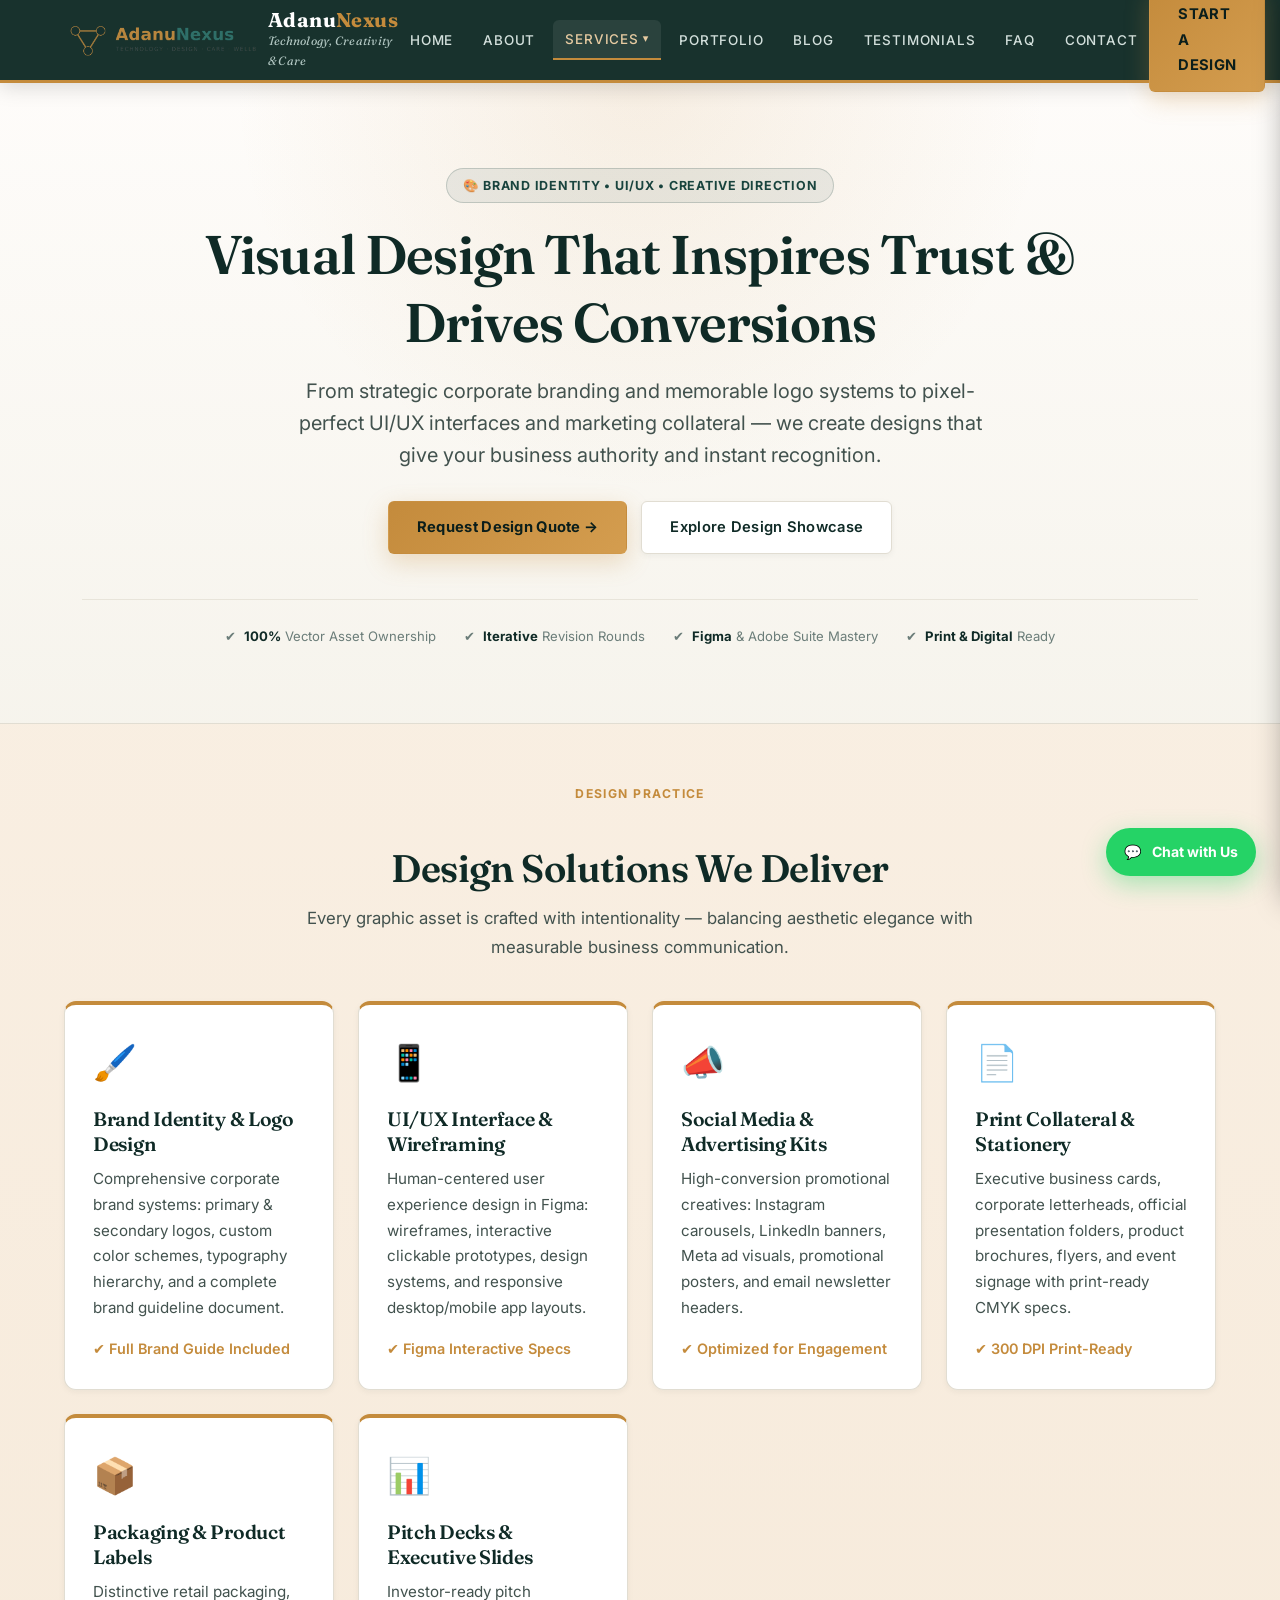
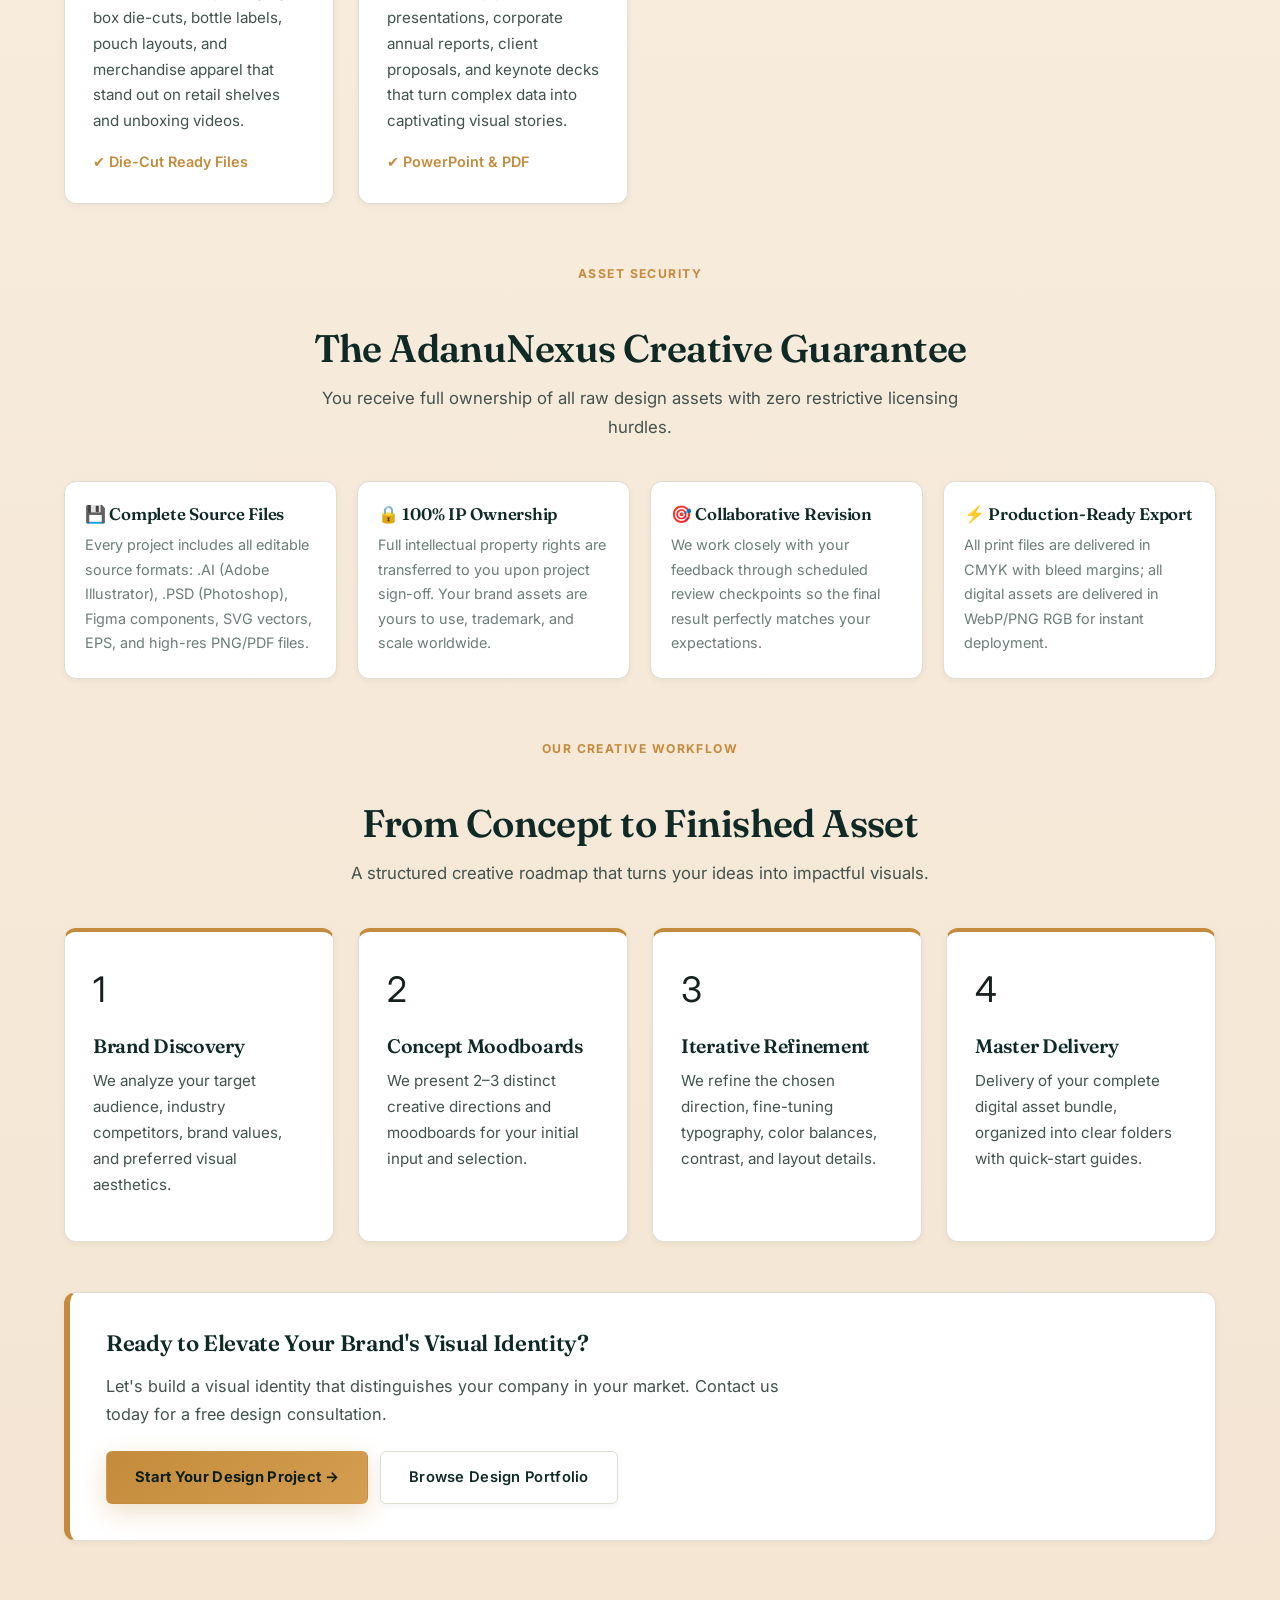
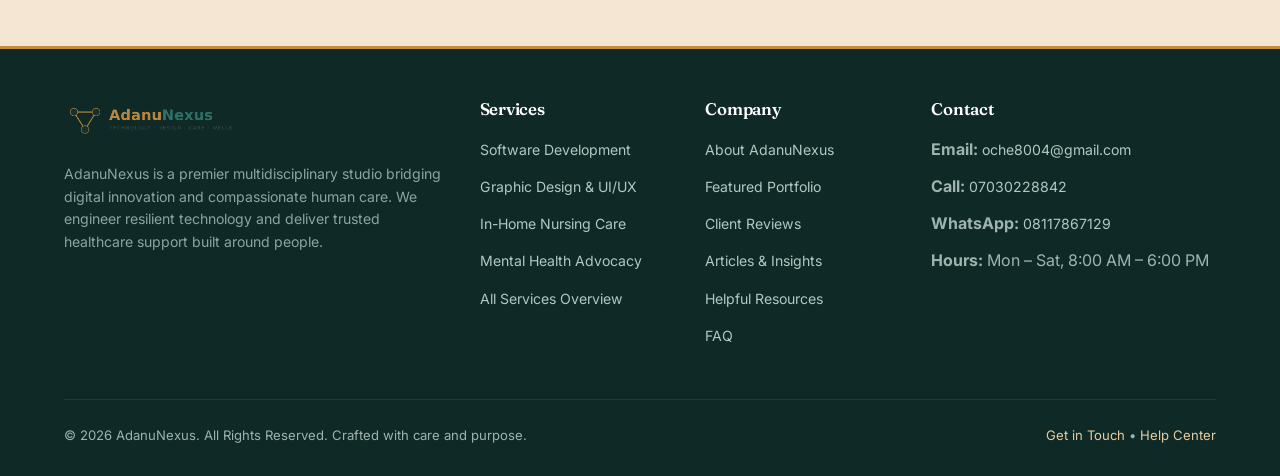
<file: graphic-design.html>
<!DOCTYPE html>
<html lang="en">
<head>
  <meta charset="UTF-8">
  <meta name="viewport" content="width=device-width, initial-scale=1.0">
  <meta name="description" content="Graphic Design & Branding by AdanuNexus — brand identity, corporate logos, UI/UX design, marketing collateral, and presentation pitch decks.">
  <meta name="keywords" content="Graphic Design, Brand Identity, Logo Design, UI/UX Design, Figma, AdanuNexus">
  <meta property="og:title" content="Graphic Design & Branding | AdanuNexus">
  <meta property="og:description" content="Distinctive visual identities, intuitive user experiences, and marketing creative that elevates your business.">
  <meta property="og:type" content="website">
  <meta property="og:image" content="assets/adanunexus-logo.png">
  <title>Graphic Design &amp; Branding | AdanuNexus</title>
  <link rel="preconnect" href="https://fonts.googleapis.com">
  <link rel="preconnect" href="https://fonts.gstatic.com" crossorigin>
  <link href="https://fonts.googleapis.com/css2?family=Fraunces:ital,opsz,wght@0,9..144,400;0,9..144,600;1,9..144,500&family=Inter:wght@400;500;600;700&display=swap" rel="stylesheet">
  <link rel="stylesheet" href="css/style.css">
  <link rel="icon" type="image/png" href="assets/adanunexus-icon.png">
</head>
<body class="page-design">

  <!-- ===== Site Header ===== -->
  <header class="site-header">
    <div class="container header-container">
      <a href="index.html" class="brand-link" aria-label="AdanuNexus Home">
        <img src="assets/adanunexus-logo.png" alt="AdanuNexus Logo" class="header-logo">
        <div class="brand-text">
          <span class="brand-name">Adanu<span>Nexus</span></span>
          <span class="header-tagline">Technology, Creativity &amp; Care</span>
        </div>
      </a>

      <!-- Desktop Navigation -->
      <nav class="desktop-nav" aria-label="Main Navigation">
        <a href="index.html" class="nav-link">Home</a>
        <a href="about.html" class="nav-link">About</a>

        <!-- Services Dropdown (Active) -->
        <div class="nav-dropdown">
          <a href="services.html" class="nav-link dropdown-toggle active" aria-haspopup="true">
            Services <span class="arrow">&#9662;</span>
          </a>
          <div class="dropdown-menu">
            <a href="software-development.html" class="dropdown-item">
              <span class="item-title">&#128187; Software Development</span>
              <span class="item-desc">Web apps, custom software &amp; scalable digital platforms</span>
            </a>
            <a href="graphic-design.html" class="dropdown-item" style="background: var(--surface-alt);">
              <span class="item-title">&#127912; Graphic Design</span>
              <span class="item-desc">Brand identity, UI/UX &amp; marketing visual design</span>
            </a>
            <a href="nursing-care.html" class="dropdown-item">
              <span class="item-title">&#129658; Nursing Care</span>
              <span class="item-desc">Compassionate clinical &amp; in-home patient support</span>
            </a>
            <a href="mental-health.html" class="dropdown-item">
              <span class="item-title">&#129504; Mental Health</span>
              <span class="item-desc">Counseling, wellness coaching &amp; stigma-free advocacy</span>
            </a>
            <div class="dropdown-footer">
              <a href="services.html">View All Services &rarr;</a>
            </div>
          </div>
        </div>

        <a href="portfolio.html" class="nav-link">Portfolio</a>
        <a href="blog.html" class="nav-link">Blog</a>
        <a href="testimonials.html" class="nav-link">Testimonials</a>
        <a href="faq.html" class="nav-link">FAQ</a>
        <a href="contact.html" class="nav-link">Contact</a>
      </nav>

      <!-- Header CTA & Mobile Hamburger -->
      <div class="header-actions">
        <a href="contact.html" class="btn btn-gold btn-header">Start a Design</a>
        <button class="mobile-toggle" id="mobileMenuBtn" aria-label="Toggle navigation menu" aria-expanded="false">
          <span class="hamburger-bar"></span>
          <span class="hamburger-bar"></span>
          <span class="hamburger-bar"></span>
        </button>
      </div>
    </div>
  </header>

  <!-- Mobile Drawer Backdrop -->
  <div class="drawer-backdrop" id="drawerBackdrop"></div>

  <!-- Mobile Navigation Drawer -->
  <aside class="mobile-drawer" id="mobileDrawer" aria-hidden="true">
    <div class="drawer-header">
      <img src="assets/adanunexus-logo.png" alt="AdanuNexus Logo" class="drawer-logo">
      <button class="drawer-close" id="drawerCloseBtn" aria-label="Close navigation">&times;</button>
    </div>
    <nav class="drawer-nav">
      <a href="index.html" class="drawer-link">Home</a>
      <a href="about.html" class="drawer-link">About Us</a>

      <div class="drawer-group">
        <span class="drawer-group-title">Services</span>
        <a href="software-development.html" class="drawer-link indent">&#128187; Software Development</a>
        <a href="graphic-design.html" class="drawer-link indent active">&#127912; Graphic Design</a>
        <a href="nursing-care.html" class="drawer-link indent">&#129658; Nursing Care</a>
        <a href="mental-health.html" class="drawer-link indent">&#129504; Mental Health</a>
        <a href="services.html" class="drawer-link indent">View Overview &rarr;</a>
      </div>

      <a href="portfolio.html" class="drawer-link">Portfolio</a>
      <a href="blog.html" class="drawer-link">Blog &amp; Insights</a>
      <a href="resources.html" class="drawer-link">Resources</a>
      <a href="testimonials.html" class="drawer-link">Testimonials</a>
      <a href="faq.html" class="drawer-link">FAQ</a>
      <a href="contact.html" class="drawer-link">Contact Us</a>
    </nav>
    <div class="drawer-footer">
      <a href="contact.html" class="btn btn-gold btn-block">Start a Design</a>
    </div>
  </aside>

  <!-- ===== Hero Section ===== -->
  <section class="hero">
    <div class="container">
      <div class="hero-pill">
        <span>&#127912; Brand Identity &bull; UI/UX &bull; Creative Direction</span>
      </div>
      <h2>Visual Design That Inspires Trust &amp; Drives Conversions</h2>
      <p>
        From strategic corporate branding and memorable logo systems to pixel-perfect UI/UX interfaces
        and marketing collateral — we create designs that give your business authority and instant recognition.
      </p>
      <div class="hero-actions">
        <a href="contact.html" class="btn btn-gold">Request Design Quote &rarr;</a>
        <a href="portfolio.html" class="btn btn-secondary">Explore Design Showcase</a>
      </div>
      <div class="hero-trust-bar">
        <div class="trust-item">
          <span>&#10004;</span>
          <span><strong>100%</strong> Vector Asset Ownership</span>
        </div>
        <div class="trust-item">
          <span>&#10004;</span>
          <span><strong>Iterative</strong> Revision Rounds</span>
        </div>
        <div class="trust-item">
          <span>&#10004;</span>
          <span><strong>Figma</strong> &amp; Adobe Suite Mastery</span>
        </div>
        <div class="trust-item">
          <span>&#10004;</span>
          <span><strong>Print &amp; Digital</strong> Ready</span>
        </div>
      </div>
    </div>
  </section>

  <!-- ===== Main Content Area ===== -->
  <main class="container">

    <div class="section-head">
      <span class="section-tag">Design Practice</span>
      <h3 class="section-title">Design Solutions We Deliver</h3>
      <p class="section-sub">
        Every graphic asset is crafted with intentionality — balancing aesthetic elegance with measurable business communication.
      </p>
    </div>

    <div class="grid">
      <!-- 1. Brand Identity -->
      <div class="card">
        <span class="card-icon">&#128396;&#65039;</span>
        <h4>Brand Identity &amp; Logo Design</h4>
        <p>Comprehensive corporate brand systems: primary &amp; secondary logos, custom color schemes, typography hierarchy, and a complete brand guideline document.</p>
        <span class="btn-link" style="color: var(--accent);">&#10004; Full Brand Guide Included</span>
      </div>

      <!-- 2. UI/UX Interface Design -->
      <div class="card">
        <span class="card-icon">&#128241;</span>
        <h4>UI/UX Interface &amp; Wireframing</h4>
        <p>Human-centered user experience design in Figma: wireframes, interactive clickable prototypes, design systems, and responsive desktop/mobile app layouts.</p>
        <span class="btn-link" style="color: var(--accent);">&#10004; Figma Interactive Specs</span>
      </div>

      <!-- 3. Marketing & Social Media Kits -->
      <div class="card">
        <span class="card-icon">&#128227;</span>
        <h4>Social Media &amp; Advertising Kits</h4>
        <p>High-conversion promotional creatives: Instagram carousels, LinkedIn banners, Meta ad visuals, promotional posters, and email newsletter headers.</p>
        <span class="btn-link" style="color: var(--accent);">&#10004; Optimized for Engagement</span>
      </div>

      <!-- 4. Print & Corporate Stationery -->
      <div class="card">
        <span class="card-icon">&#128196;</span>
        <h4>Print Collateral &amp; Stationery</h4>
        <p>Executive business cards, corporate letterheads, official presentation folders, product brochures, flyers, and event signage with print-ready CMYK specs.</p>
        <span class="btn-link" style="color: var(--accent);">&#10004; 300 DPI Print-Ready</span>
      </div>

      <!-- 5. Packaging & Label Design -->
      <div class="card">
        <span class="card-icon">&#128230;</span>
        <h4>Packaging &amp; Product Labels</h4>
        <p>Distinctive retail packaging, box die-cuts, bottle labels, pouch layouts, and merchandise apparel that stand out on retail shelves and unboxing videos.</p>
        <span class="btn-link" style="color: var(--accent);">&#10004; Die-Cut Ready Files</span>
      </div>

      <!-- 6. Pitch Decks & Presentations -->
      <div class="card">
        <span class="card-icon">&#128202;</span>
        <h4>Pitch Decks &amp; Executive Slides</h4>
        <p>Investor-ready pitch presentations, corporate annual reports, client proposals, and keynote decks that turn complex data into captivating visual stories.</p>
        <span class="btn-link" style="color: var(--accent);">&#10004; PowerPoint &amp; PDF</span>
      </div>
    </div>

    <!-- Design Guarantee & Deliverables -->
    <div class="section-head" style="margin-top: 60px;">
      <span class="section-tag">Asset Security</span>
      <h3 class="section-title">The AdanuNexus Creative Guarantee</h3>
      <p class="section-sub">You receive full ownership of all raw design assets with zero restrictive licensing hurdles.</p>
    </div>

    <div class="pillars-grid">
      <div class="pillar-box">
        <h5>&#128190; Complete Source Files</h5>
        <p>Every project includes all editable source formats: .AI (Adobe Illustrator), .PSD (Photoshop), Figma components, SVG vectors, EPS, and high-res PNG/PDF files.</p>
      </div>

      <div class="pillar-box">
        <h5>&#128274; 100% IP Ownership</h5>
        <p>Full intellectual property rights are transferred to you upon project sign-off. Your brand assets are yours to use, trademark, and scale worldwide.</p>
      </div>

      <div class="pillar-box">
        <h5>&#127919; Collaborative Revision</h5>
        <p>We work closely with your feedback through scheduled review checkpoints so the final result perfectly matches your expectations.</p>
      </div>

      <div class="pillar-box">
        <h5>&#9889; Production-Ready Export</h5>
        <p>All print files are delivered in CMYK with bleed margins; all digital assets are delivered in WebP/PNG RGB for instant deployment.</p>
      </div>
    </div>

    <!-- Creative Process -->
    <div class="section-head" style="margin-top: 60px;">
      <span class="section-tag">Our Creative Workflow</span>
      <h3 class="section-title">From Concept to Finished Asset</h3>
      <p class="section-sub">A structured creative roadmap that turns your ideas into impactful visuals.</p>
    </div>

    <div class="grid">
      <div class="card">
        <span class="card-icon">1</span>
        <h4>Brand Discovery</h4>
        <p>We analyze your target audience, industry competitors, brand values, and preferred visual aesthetics.</p>
      </div>
      <div class="card">
        <span class="card-icon">2</span>
        <h4>Concept Moodboards</h4>
        <p>We present 2–3 distinct creative directions and moodboards for your initial input and selection.</p>
      </div>
      <div class="card">
        <span class="card-icon">3</span>
        <h4>Iterative Refinement</h4>
        <p>We refine the chosen direction, fine-tuning typography, color balances, contrast, and layout details.</p>
      </div>
      <div class="card">
        <span class="card-icon">4</span>
        <h4>Master Delivery</h4>
        <p>Delivery of your complete digital asset bundle, organized into clear folders with quick-start guides.</p>
      </div>
    </div>

    <!-- Call to Action Banner -->
    <div style="background: var(--paper); border: 1px solid var(--line); border-left: 6px solid var(--accent); border-radius: var(--radius-md); padding: 36px; margin: 50px 0 20px; display: flex; flex-direction: column; align-items: flex-start; gap: 16px; box-shadow: var(--shadow-sm);">
      <h4 style="font-size: 1.4rem; color: var(--primary-dark); margin: 0;">Ready to Elevate Your Brand's Visual Identity?</h4>
      <p style="margin: 0; color: var(--ink-soft); max-width: 720px;">
        Let's build a visual identity that distinguishes your company in your market. Contact us today for a free design consultation.
      </p>
      <div style="display: flex; gap: 12px; flex-wrap: wrap; margin-top: 6px;">
        <a href="contact.html" class="btn btn-gold">Start Your Design Project &rarr;</a>
        <a href="portfolio.html" class="btn btn-secondary">Browse Design Portfolio</a>
      </div>
    </div>

  </main>

  <!-- ===== Site Footer ===== -->
  <footer>
    <div class="container">
      <div class="footer-grid">
        <div class="footer-col">
          <img src="assets/adanunexus-logo.png" alt="AdanuNexus Logo" class="footer-logo">
          <p class="footer-bio">
            AdanuNexus is a premier multidisciplinary studio bridging digital innovation and compassionate human care. We engineer resilient technology and deliver trusted healthcare support built around people.
          </p>
        </div>

        <div class="footer-col">
          <h5>Services</h5>
          <ul>
            <li><a href="software-development.html">Software Development</a></li>
            <li><a href="graphic-design.html">Graphic Design &amp; UI/UX</a></li>
            <li><a href="nursing-care.html">In-Home Nursing Care</a></li>
            <li><a href="mental-health.html">Mental Health Advocacy</a></li>
            <li><a href="services.html">All Services Overview</a></li>
          </ul>
        </div>

        <div class="footer-col">
          <h5>Company</h5>
          <ul>
            <li><a href="about.html">About AdanuNexus</a></li>
            <li><a href="portfolio.html">Featured Portfolio</a></li>
            <li><a href="testimonials.html">Client Reviews</a></li>
            <li><a href="blog.html">Articles &amp; Insights</a></li>
            <li><a href="resources.html">Helpful Resources</a></li>
            <li><a href="faq.html">FAQ</a></li>
          </ul>
        </div>

        <div class="footer-col">
          <h5>Contact</h5>
          <ul>
            <li><strong>Email:</strong> <a href="mailto:oche8004@gmail.com">oche8004@gmail.com</a></li>
            <li><strong>Call:</strong> <a href="tel:+2347030228842">07030228842</a></li>
            <li><strong>WhatsApp:</strong> <a href="https://wa.me/2348117867129" target="_blank" rel="noopener noreferrer">08117867129</a></li>
            <li><strong>Hours:</strong> Mon &ndash; Sat, 8:00 AM &ndash; 6:00 PM</li>
          </ul>
        </div>
      </div>

      <div class="footer-bottom">
        <p>&copy; 2026 AdanuNexus. All Rights Reserved. Crafted with care and purpose.</p>
        <p><a href="contact.html">Get in Touch</a> &bull; <a href="faq.html">Help Center</a></p>
      </div>
    </div>
  </footer>

  <!-- Floating WhatsApp Quick-Chat Button -->
  <a href="https://wa.me/2348117867129" target="_blank" rel="noopener noreferrer" class="floating-whatsapp" aria-label="Chat on WhatsApp">
    <span>&#128172;</span>
    <span class="whatsapp-label">Chat with Us</span>
  </a>

  <!-- Interactive Scripts -->
  <script src="js/script.js"></script>
</body>
</html>
</file>
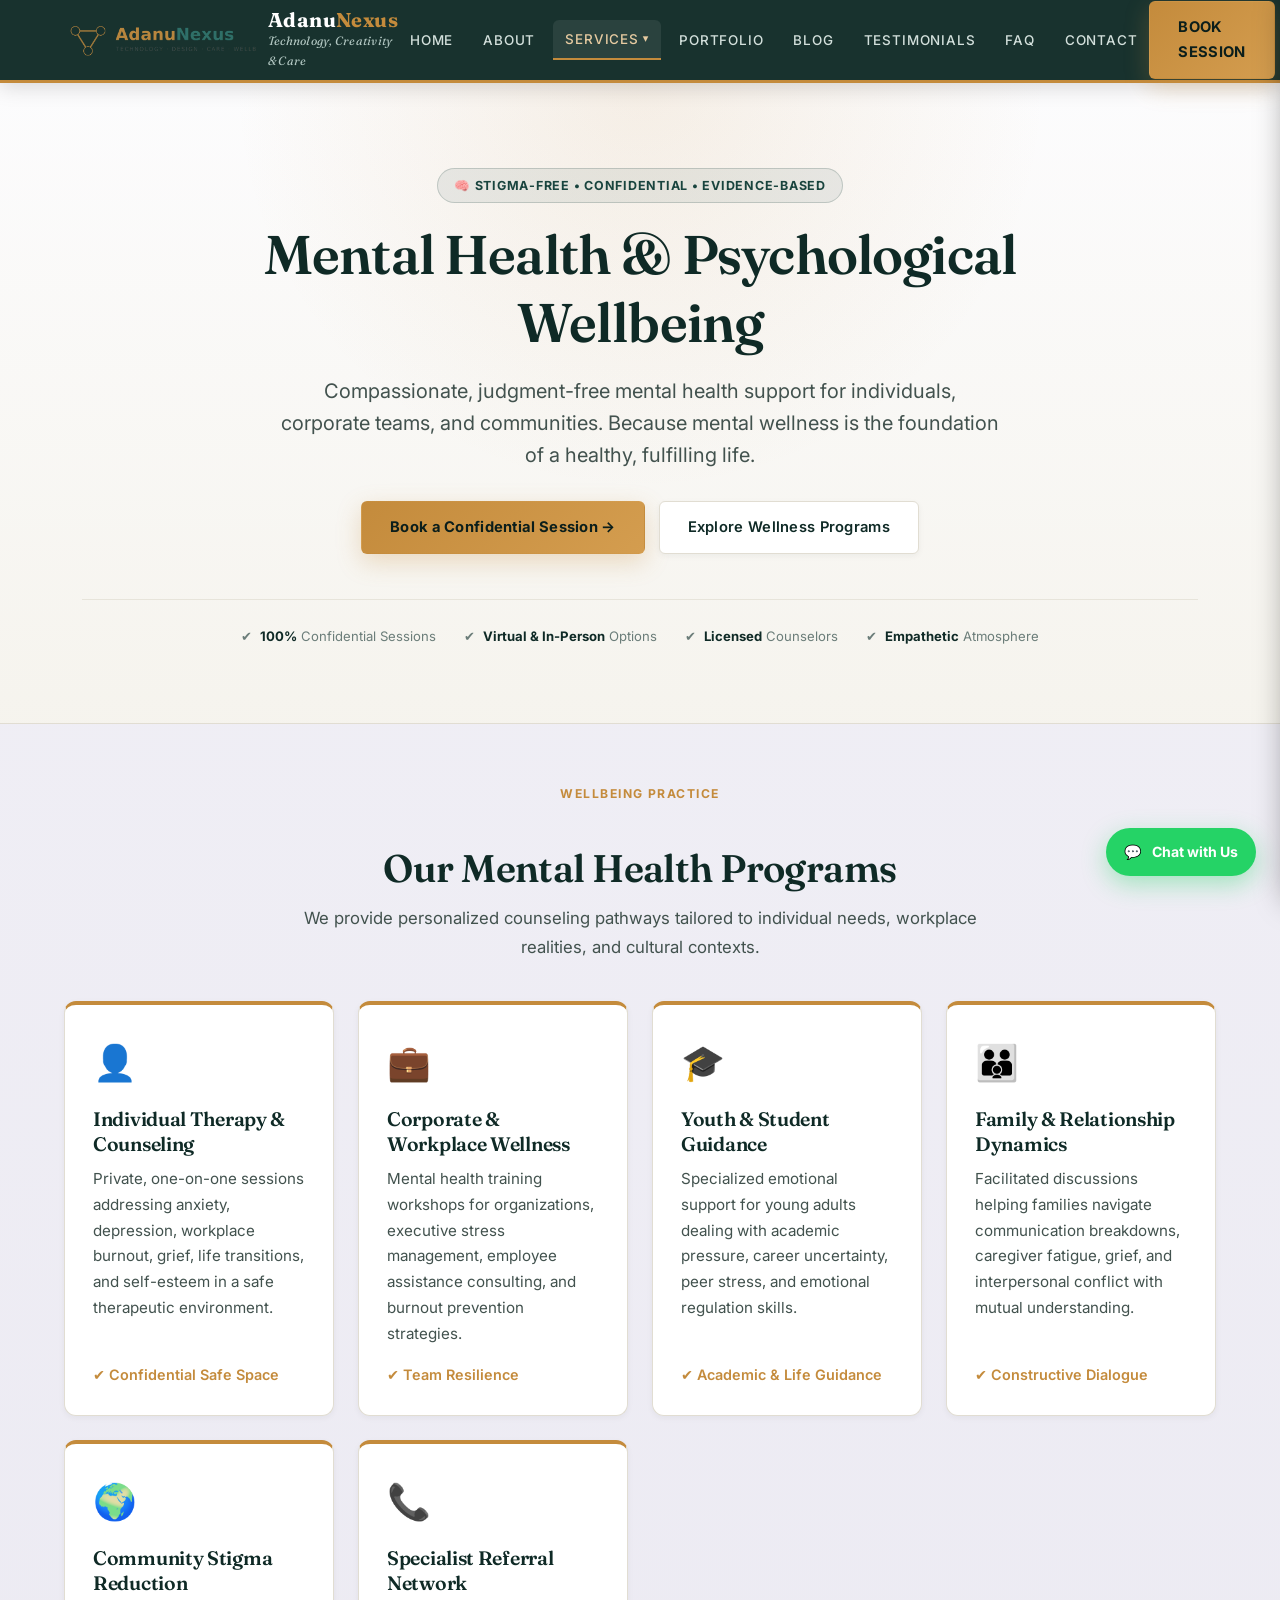
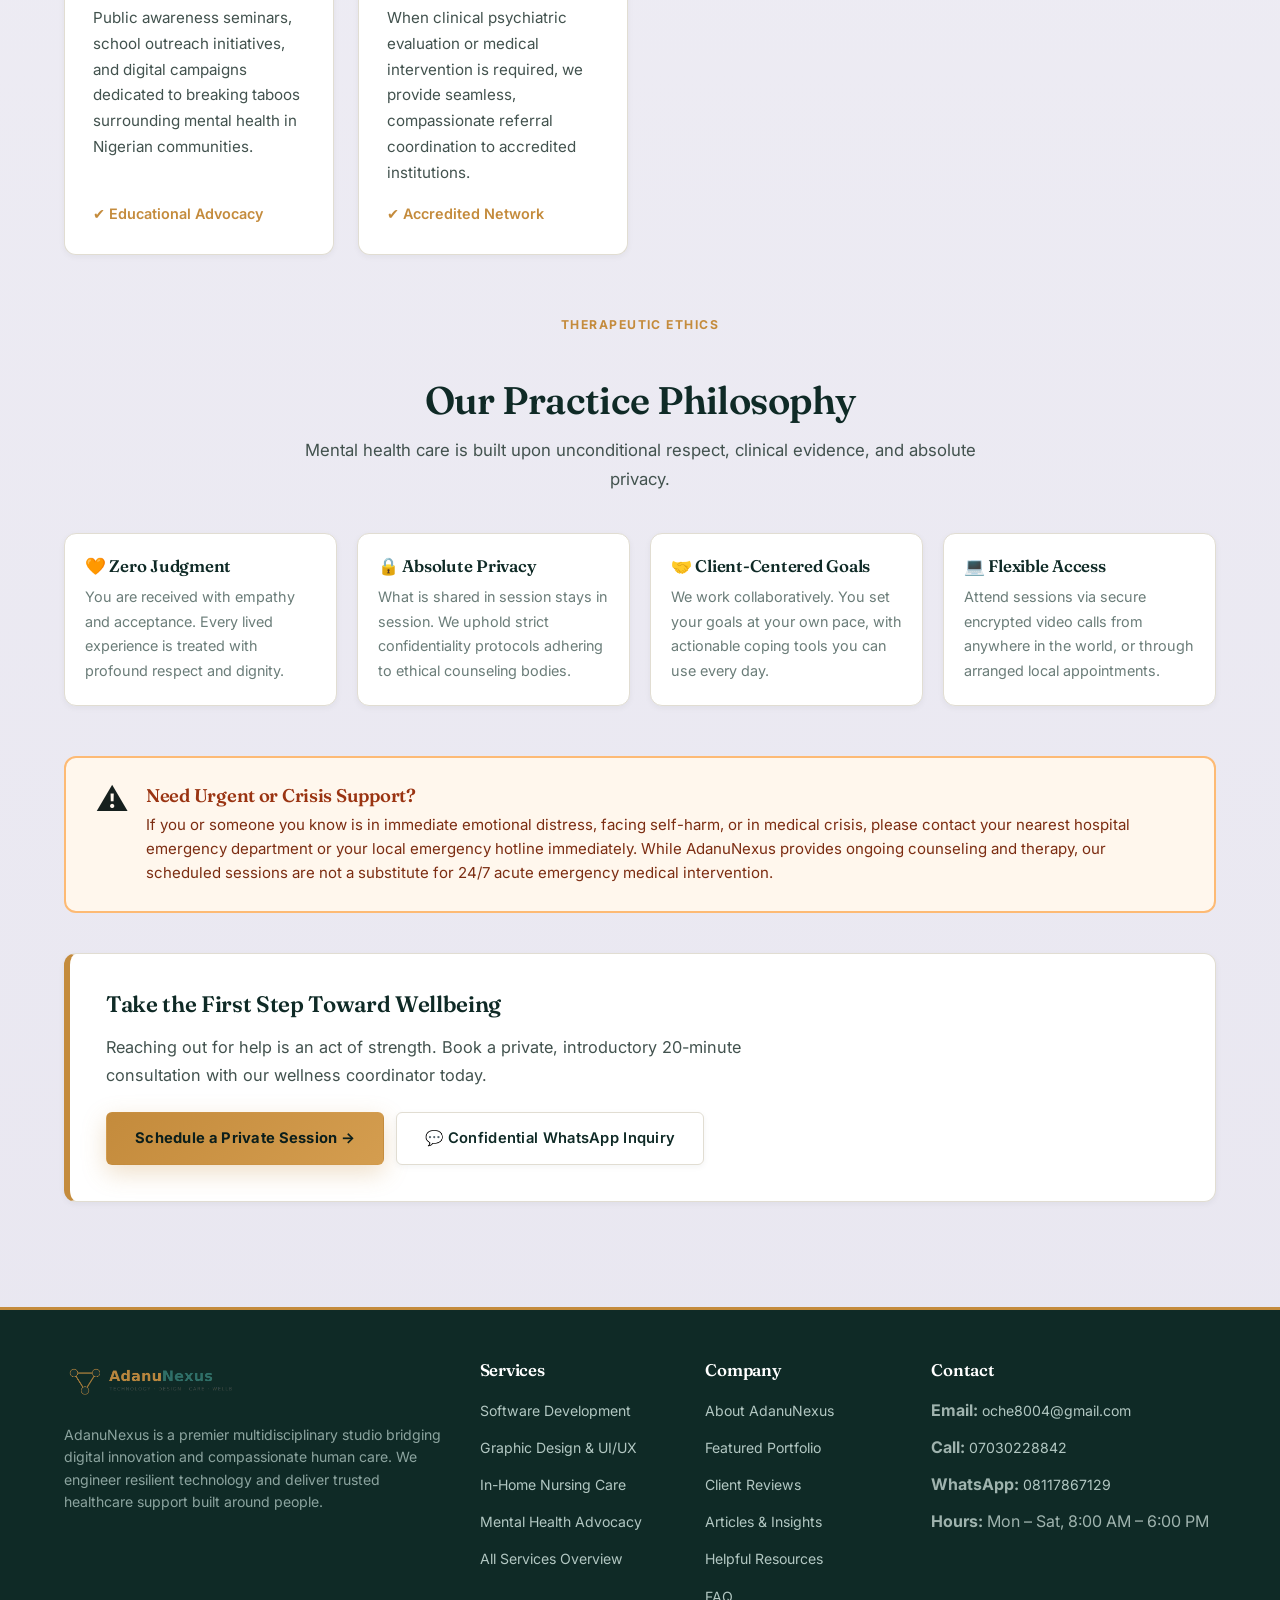
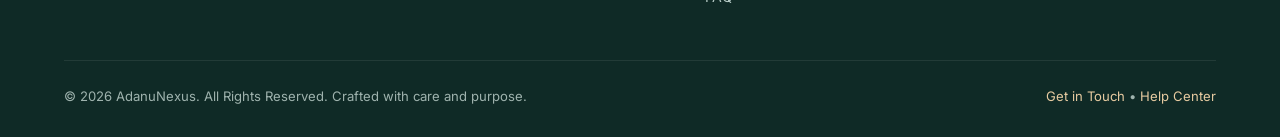
<file: mental-health.html>
<!DOCTYPE html>
<html lang="en">
<head>
  <meta charset="UTF-8">
  <meta name="viewport" content="width=device-width, initial-scale=1.0">
  <meta name="description" content="Mental Health Counseling & Advocacy by AdanuNexus — confidential individual therapy, corporate wellness workshops, and community mental health programs.">
  <meta name="keywords" content="Mental Health, Counseling, Therapy, Wellness, Workplace Mental Health, AdanuNexus">
  <meta property="og:title" content="Mental Health & Wellbeing Practice | AdanuNexus">
  <meta property="og:description" content="Safe, stigma-free counseling, corporate wellness workshops, and mental health advocacy built around empathy and respect.">
  <meta property="og:type" content="website">
  <meta property="og:image" content="assets/adanunexus-logo.png">
  <title>Mental Health &amp; Wellbeing Practice | AdanuNexus</title>
  <link rel="preconnect" href="https://fonts.googleapis.com">
  <link rel="preconnect" href="https://fonts.gstatic.com" crossorigin>
  <link href="https://fonts.googleapis.com/css2?family=Fraunces:ital,opsz,wght@0,9..144,400;0,9..144,600;1,9..144,500&family=Inter:wght@400;500;600;700&display=swap" rel="stylesheet">
  <link rel="stylesheet" href="css/style.css">
  <link rel="icon" type="image/png" href="assets/adanunexus-icon.png">
</head>
<body class="page-mental">

  <!-- ===== Site Header ===== -->
  <header class="site-header">
    <div class="container header-container">
      <a href="index.html" class="brand-link" aria-label="AdanuNexus Home">
        <img src="assets/adanunexus-logo.png" alt="AdanuNexus Logo" class="header-logo">
        <div class="brand-text">
          <span class="brand-name">Adanu<span>Nexus</span></span>
          <span class="header-tagline">Technology, Creativity &amp; Care</span>
        </div>
      </a>

      <!-- Desktop Navigation -->
      <nav class="desktop-nav" aria-label="Main Navigation">
        <a href="index.html" class="nav-link">Home</a>
        <a href="about.html" class="nav-link">About</a>

        <!-- Services Dropdown (Active) -->
        <div class="nav-dropdown">
          <a href="services.html" class="nav-link dropdown-toggle active" aria-haspopup="true">
            Services <span class="arrow">&#9662;</span>
          </a>
          <div class="dropdown-menu">
            <a href="software-development.html" class="dropdown-item">
              <span class="item-title">&#128187; Software Development</span>
              <span class="item-desc">Web apps, custom software &amp; scalable digital platforms</span>
            </a>
            <a href="graphic-design.html" class="dropdown-item">
              <span class="item-title">&#127912; Graphic Design</span>
              <span class="item-desc">Brand identity, UI/UX &amp; marketing visual design</span>
            </a>
            <a href="nursing-care.html" class="dropdown-item">
              <span class="item-title">&#129658; Nursing Care</span>
              <span class="item-desc">Compassionate clinical &amp; in-home patient support</span>
            </a>
            <a href="mental-health.html" class="dropdown-item" style="background: var(--surface-alt);">
              <span class="item-title">&#129504; Mental Health</span>
              <span class="item-desc">Counseling, wellness coaching &amp; stigma-free advocacy</span>
            </a>
            <div class="dropdown-footer">
              <a href="services.html">View All Services &rarr;</a>
            </div>
          </div>
        </div>

        <a href="portfolio.html" class="nav-link">Portfolio</a>
        <a href="blog.html" class="nav-link">Blog</a>
        <a href="testimonials.html" class="nav-link">Testimonials</a>
        <a href="faq.html" class="nav-link">FAQ</a>
        <a href="contact.html" class="nav-link">Contact</a>
      </nav>

      <!-- Header CTA & Mobile Hamburger -->
      <div class="header-actions">
        <a href="contact.html" class="btn btn-gold btn-header">Book Session</a>
        <button class="mobile-toggle" id="mobileMenuBtn" aria-label="Toggle navigation menu" aria-expanded="false">
          <span class="hamburger-bar"></span>
          <span class="hamburger-bar"></span>
          <span class="hamburger-bar"></span>
        </button>
      </div>
    </div>
  </header>

  <!-- Mobile Drawer Backdrop -->
  <div class="drawer-backdrop" id="drawerBackdrop"></div>

  <!-- Mobile Navigation Drawer -->
  <aside class="mobile-drawer" id="mobileDrawer" aria-hidden="true">
    <div class="drawer-header">
      <img src="assets/adanunexus-logo.png" alt="AdanuNexus Logo" class="drawer-logo">
      <button class="drawer-close" id="drawerCloseBtn" aria-label="Close navigation">&times;</button>
    </div>
    <nav class="drawer-nav">
      <a href="index.html" class="drawer-link">Home</a>
      <a href="about.html" class="drawer-link">About Us</a>

      <div class="drawer-group">
        <span class="drawer-group-title">Services</span>
        <a href="software-development.html" class="drawer-link indent">&#128187; Software Development</a>
        <a href="graphic-design.html" class="drawer-link indent">&#127912; Graphic Design</a>
        <a href="nursing-care.html" class="drawer-link indent">&#129658; Nursing Care</a>
        <a href="mental-health.html" class="drawer-link indent active">&#129504; Mental Health</a>
        <a href="services.html" class="drawer-link indent">View Overview &rarr;</a>
      </div>

      <a href="portfolio.html" class="drawer-link">Portfolio</a>
      <a href="blog.html" class="drawer-link">Blog &amp; Insights</a>
      <a href="resources.html" class="drawer-link">Resources</a>
      <a href="testimonials.html" class="drawer-link">Testimonials</a>
      <a href="faq.html" class="drawer-link">FAQ</a>
      <a href="contact.html" class="drawer-link">Contact Us</a>
    </nav>
    <div class="drawer-footer">
      <a href="contact.html" class="btn btn-gold btn-block">Book Session</a>
    </div>
  </aside>

  <!-- ===== Hero Section ===== -->
  <section class="hero">
    <div class="container">
      <div class="hero-pill">
        <span>&#129504; Stigma-Free &bull; Confidential &bull; Evidence-Based</span>
      </div>
      <h2>Mental Health &amp; Psychological Wellbeing</h2>
      <p>
        Compassionate, judgment-free mental health support for individuals, corporate teams, and communities.
        Because mental wellness is the foundation of a healthy, fulfilling life.
      </p>
      <div class="hero-actions">
        <a href="contact.html" class="btn btn-gold">Book a Confidential Session &rarr;</a>
        <a href="#programs-grid" class="btn btn-secondary">Explore Wellness Programs</a>
      </div>
      <div class="hero-trust-bar">
        <div class="trust-item">
          <span>&#10004;</span>
          <span><strong>100%</strong> Confidential Sessions</span>
        </div>
        <div class="trust-item">
          <span>&#10004;</span>
          <span><strong>Virtual &amp; In-Person</strong> Options</span>
        </div>
        <div class="trust-item">
          <span>&#10004;</span>
          <span><strong>Licensed</strong> Counselors</span>
        </div>
        <div class="trust-item">
          <span>&#10004;</span>
          <span><strong>Empathetic</strong> Atmosphere</span>
        </div>
      </div>
    </div>
  </section>

  <!-- ===== Main Content Area ===== -->
  <main class="container" id="programs-grid">

    <div class="section-head">
      <span class="section-tag">Wellbeing Practice</span>
      <h3 class="section-title">Our Mental Health Programs</h3>
      <p class="section-sub">
        We provide personalized counseling pathways tailored to individual needs, workplace realities, and cultural contexts.
      </p>
    </div>

    <div class="grid">
      <!-- 1. Individual Counseling -->
      <div class="card">
        <span class="card-icon">&#128100;</span>
        <h4>Individual Therapy &amp; Counseling</h4>
        <p>Private, one-on-one sessions addressing anxiety, depression, workplace burnout, grief, life transitions, and self-esteem in a safe therapeutic environment.</p>
        <span class="btn-link" style="color: var(--accent);">&#10004; Confidential Safe Space</span>
      </div>

      <!-- 2. Workplace Wellness -->
      <div class="card">
        <span class="card-icon">&#128188;</span>
        <h4>Corporate &amp; Workplace Wellness</h4>
        <p>Mental health training workshops for organizations, executive stress management, employee assistance consulting, and burnout prevention strategies.</p>
        <span class="btn-link" style="color: var(--accent);">&#10004; Team Resilience</span>
      </div>

      <!-- 3. Youth & Student Support -->
      <div class="card">
        <span class="card-icon">&#127891;</span>
        <h4>Youth &amp; Student Guidance</h4>
        <p>Specialized emotional support for young adults dealing with academic pressure, career uncertainty, peer stress, and emotional regulation skills.</p>
        <span class="btn-link" style="color: var(--accent);">&#10004; Academic &amp; Life Guidance</span>
      </div>

      <!-- 4. Family & Relationship Dynamics -->
      <div class="card">
        <span class="card-icon">&#128106;</span>
        <h4>Family &amp; Relationship Dynamics</h4>
        <p>Facilitated discussions helping families navigate communication breakdowns, caregiver fatigue, grief, and interpersonal conflict with mutual understanding.</p>
        <span class="btn-link" style="color: var(--accent);">&#10004; Constructive Dialogue</span>
      </div>

      <!-- 5. Community Advocacy -->
      <div class="card">
        <span class="card-icon">&#127757;</span>
        <h4>Community Stigma Reduction</h4>
        <p>Public awareness seminars, school outreach initiatives, and digital campaigns dedicated to breaking taboos surrounding mental health in Nigerian communities.</p>
        <span class="btn-link" style="color: var(--accent);">&#10004; Educational Advocacy</span>
      </div>

      <!-- 6. Crisis Triage & Referrals -->
      <div class="card">
        <span class="card-icon">&#128222;</span>
        <h4>Specialist Referral Network</h4>
        <p>When clinical psychiatric evaluation or medical intervention is required, we provide seamless, compassionate referral coordination to accredited institutions.</p>
        <span class="btn-link" style="color: var(--accent);">&#10004; Accredited Network</span>
      </div>
    </div>

    <!-- Core Philosophy -->
    <div class="section-head" style="margin-top: 60px;">
      <span class="section-tag">Therapeutic Ethics</span>
      <h3 class="section-title">Our Practice Philosophy</h3>
      <p class="section-sub">Mental health care is built upon unconditional respect, clinical evidence, and absolute privacy.</p>
    </div>

    <div class="pillars-grid">
      <div class="pillar-box">
        <h5>&#129505; Zero Judgment</h5>
        <p>You are received with empathy and acceptance. Every lived experience is treated with profound respect and dignity.</p>
      </div>

      <div class="pillar-box">
        <h5>&#128274; Absolute Privacy</h5>
        <p>What is shared in session stays in session. We uphold strict confidentiality protocols adhering to ethical counseling bodies.</p>
      </div>

      <div class="pillar-box">
        <h5>&#129309; Client-Centered Goals</h5>
        <p>We work collaboratively. You set your goals at your own pace, with actionable coping tools you can use every day.</p>
      </div>

      <div class="pillar-box">
        <h5>&#128187; Flexible Access</h5>
        <p>Attend sessions via secure encrypted video calls from anywhere in the world, or through arranged local appointments.</p>
      </div>
    </div>

    <!-- Emergency Crisis Alert Banner -->
    <div style="background: #FFF7ED; border: 2px solid #FDBA74; border-radius: var(--radius-md); padding: 26px 30px; margin: 50px 0 30px; display: flex; align-items: flex-start; gap: 18px;">
      <span style="font-size: 2rem; line-height: 1;">&#9888;&#65039;</span>
      <div>
        <h4 style="color: #9A3412; font-size: 1.15rem; margin-bottom: 6px;">Need Urgent or Crisis Support?</h4>
        <p style="color: #7C2D12; font-size: 0.94rem; margin: 0; line-height: 1.6;">
          If you or someone you know is in immediate emotional distress, facing self-harm, or in medical crisis, please contact your nearest hospital emergency department or your local emergency hotline immediately. While AdanuNexus provides ongoing counseling and therapy, our scheduled sessions are not a substitute for 24/7 acute emergency medical intervention.
        </p>
      </div>
    </div>

    <!-- Call to Action Banner -->
    <div style="background: var(--paper); border: 1px solid var(--line); border-left: 6px solid var(--accent); border-radius: var(--radius-md); padding: 36px; margin: 40px 0 20px; display: flex; flex-direction: column; align-items: flex-start; gap: 16px; box-shadow: var(--shadow-sm);">
      <h4 style="font-size: 1.4rem; color: var(--primary-dark); margin: 0;">Take the First Step Toward Wellbeing</h4>
      <p style="margin: 0; color: var(--ink-soft); max-width: 720px;">
        Reaching out for help is an act of strength. Book a private, introductory 20-minute consultation with our wellness coordinator today.
      </p>
      <div style="display: flex; gap: 12px; flex-wrap: wrap; margin-top: 6px;">
        <a href="contact.html" class="btn btn-gold">Schedule a Private Session &rarr;</a>
        <a href="https://wa.me/2348117867129" target="_blank" rel="noopener noreferrer" class="btn btn-secondary">&#128172; Confidential WhatsApp Inquiry</a>
      </div>
    </div>

  </main>

  <!-- ===== Site Footer ===== -->
  <footer>
    <div class="container">
      <div class="footer-grid">
        <div class="footer-col">
          <img src="assets/adanunexus-logo.png" alt="AdanuNexus Logo" class="footer-logo">
          <p class="footer-bio">
            AdanuNexus is a premier multidisciplinary studio bridging digital innovation and compassionate human care. We engineer resilient technology and deliver trusted healthcare support built around people.
          </p>
        </div>

        <div class="footer-col">
          <h5>Services</h5>
          <ul>
            <li><a href="software-development.html">Software Development</a></li>
            <li><a href="graphic-design.html">Graphic Design &amp; UI/UX</a></li>
            <li><a href="nursing-care.html">In-Home Nursing Care</a></li>
            <li><a href="mental-health.html">Mental Health Advocacy</a></li>
            <li><a href="services.html">All Services Overview</a></li>
          </ul>
        </div>

        <div class="footer-col">
          <h5>Company</h5>
          <ul>
            <li><a href="about.html">About AdanuNexus</a></li>
            <li><a href="portfolio.html">Featured Portfolio</a></li>
            <li><a href="testimonials.html">Client Reviews</a></li>
            <li><a href="blog.html">Articles &amp; Insights</a></li>
            <li><a href="resources.html">Helpful Resources</a></li>
            <li><a href="faq.html">FAQ</a></li>
          </ul>
        </div>

        <div class="footer-col">
          <h5>Contact</h5>
          <ul>
            <li><strong>Email:</strong> <a href="mailto:oche8004@gmail.com">oche8004@gmail.com</a></li>
            <li><strong>Call:</strong> <a href="tel:+2347030228842">07030228842</a></li>
            <li><strong>WhatsApp:</strong> <a href="https://wa.me/2348117867129" target="_blank" rel="noopener noreferrer">08117867129</a></li>
            <li><strong>Hours:</strong> Mon &ndash; Sat, 8:00 AM &ndash; 6:00 PM</li>
          </ul>
        </div>
      </div>

      <div class="footer-bottom">
        <p>&copy; 2026 AdanuNexus. All Rights Reserved. Crafted with care and purpose.</p>
        <p><a href="contact.html">Get in Touch</a> &bull; <a href="faq.html">Help Center</a></p>
      </div>
    </div>
  </footer>

  <!-- Floating WhatsApp Quick-Chat Button -->
  <a href="https://wa.me/2348117867129" target="_blank" rel="noopener noreferrer" class="floating-whatsapp" aria-label="Chat on WhatsApp">
    <span>&#128172;</span>
    <span class="whatsapp-label">Chat with Us</span>
  </a>

  <!-- Interactive Scripts -->
  <script src="js/script.js"></script>
</body>
</html>
</file>
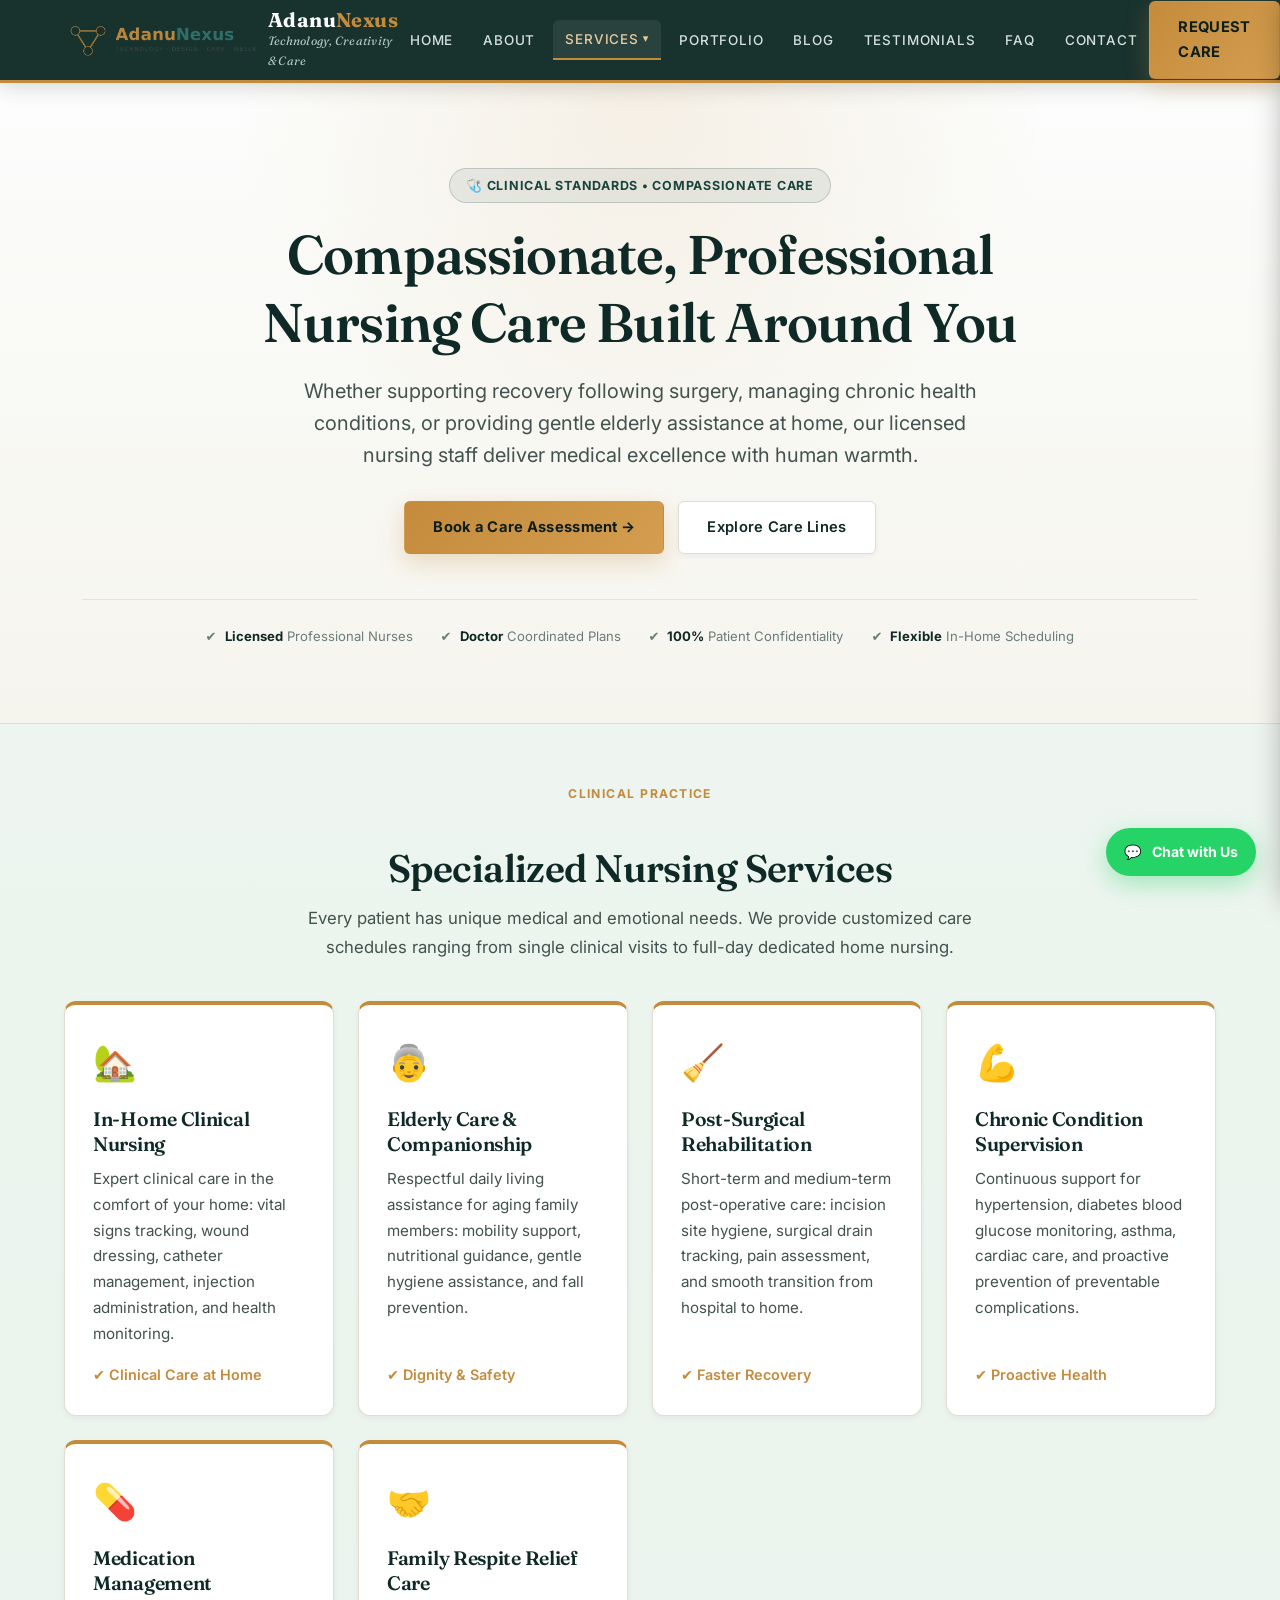
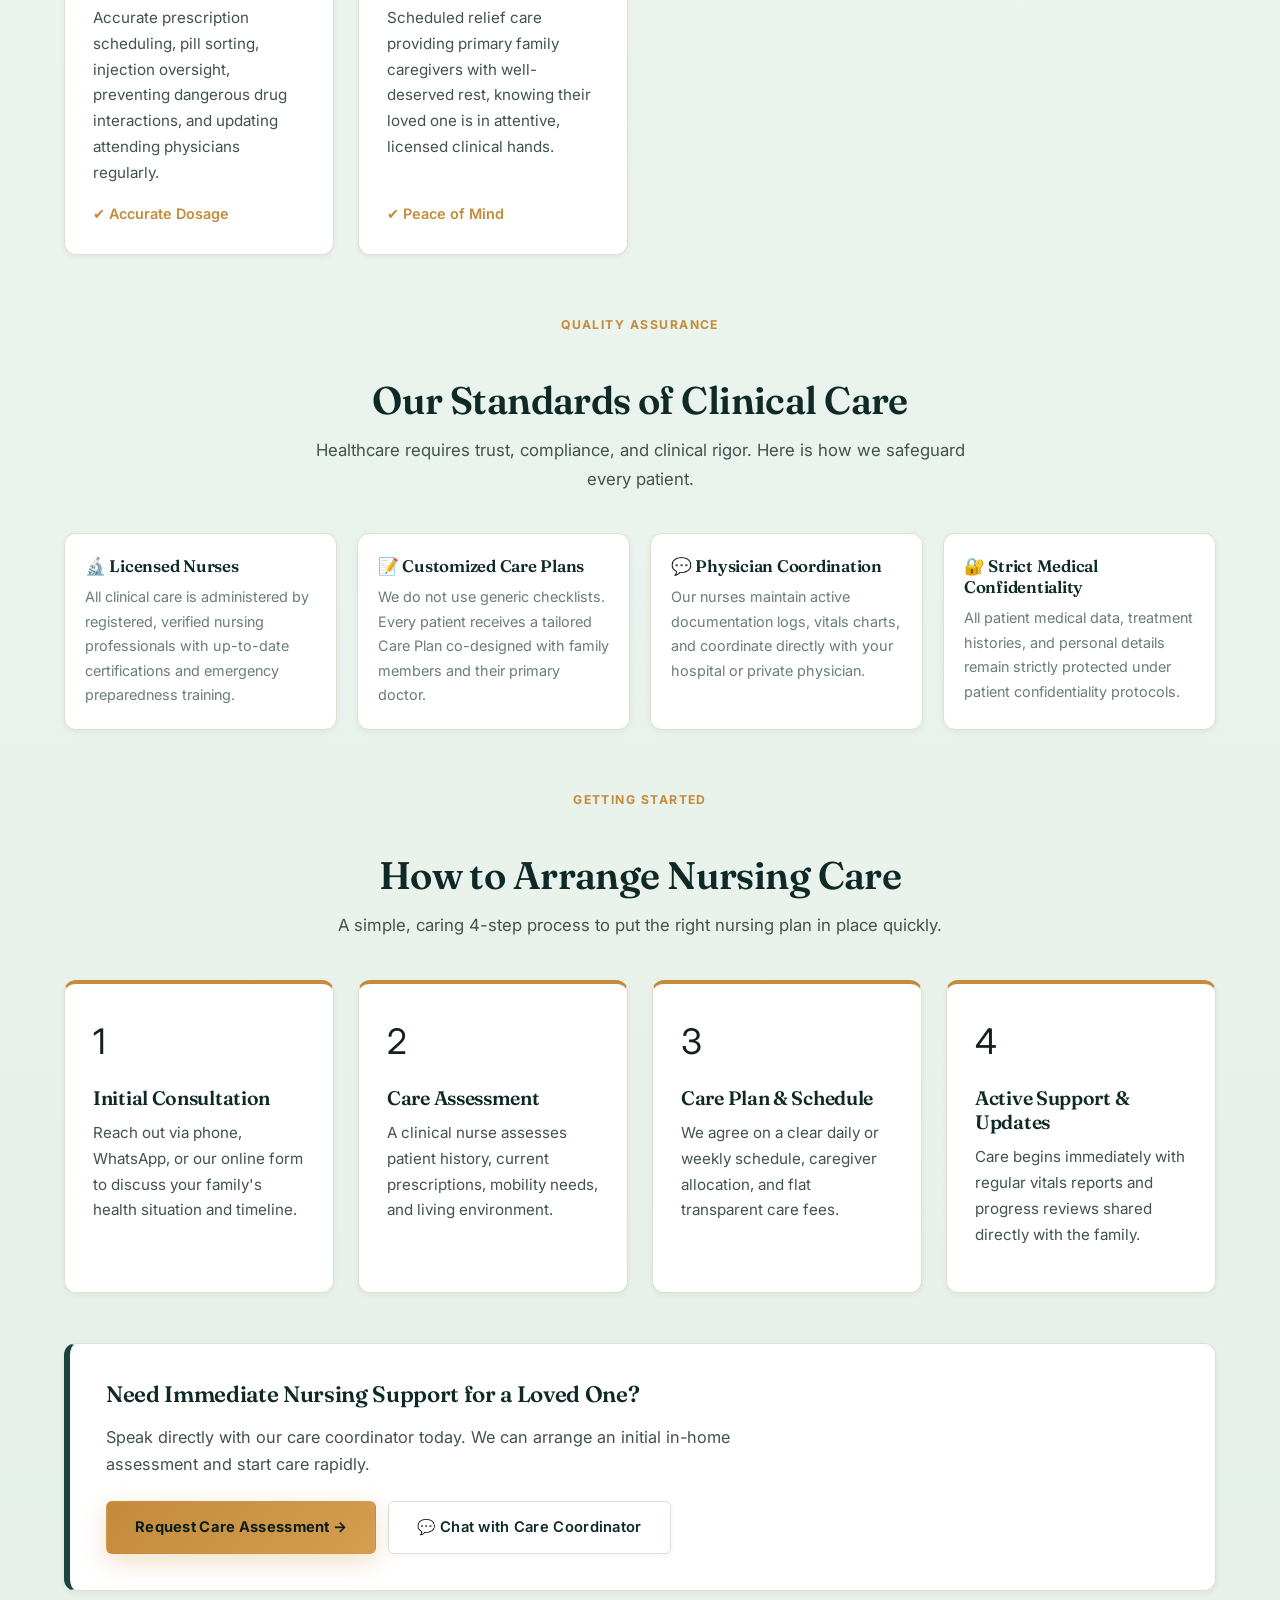
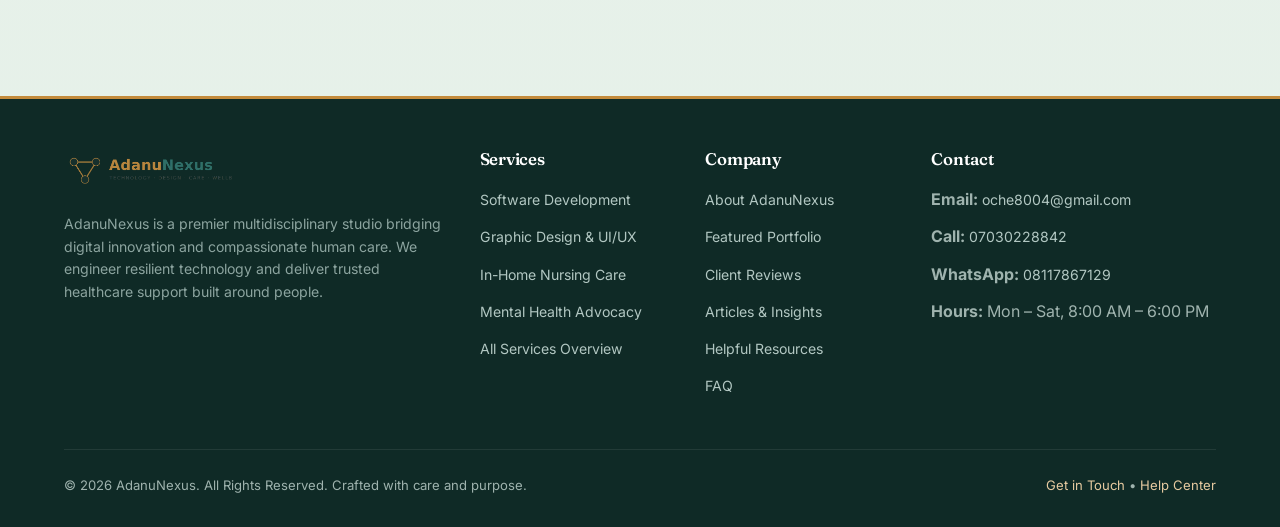
<file: nursing-care.html>
<!DOCTYPE html>
<html lang="en">
<head>
  <meta charset="UTF-8">
  <meta name="viewport" content="width=device-width, initial-scale=1.0">
  <meta name="description" content="Professional In-Home and Clinical Nursing Care by AdanuNexus — compassionate patient support, elderly care, post-surgical recovery, and chronic disease management.">
  <meta name="keywords" content="Nursing Care, In-Home Care, Home Healthcare, Elderly Care, Post-Op Care, AdanuNexus">
  <meta property="og:title" content="Nursing Care Practice | AdanuNexus">
  <meta property="og:description" content="Compassionate, professional clinical nursing care delivered in your home or healthcare facility with dignity and medical rigor.">
  <meta property="og:type" content="website">
  <meta property="og:image" content="assets/adanunexus-logo.png">
  <title>Nursing Care Practice | AdanuNexus</title>
  <link rel="preconnect" href="https://fonts.googleapis.com">
  <link rel="preconnect" href="https://fonts.gstatic.com" crossorigin>
  <link href="https://fonts.googleapis.com/css2?family=Fraunces:ital,opsz,wght@0,9..144,400;0,9..144,600;1,9..144,500&family=Inter:wght@400;500;600;700&display=swap" rel="stylesheet">
  <link rel="stylesheet" href="css/style.css">
  <link rel="icon" type="image/png" href="assets/adanunexus-icon.png">
</head>
<body class="page-nursing">

  <!-- ===== Site Header ===== -->
  <header class="site-header">
    <div class="container header-container">
      <a href="index.html" class="brand-link" aria-label="AdanuNexus Home">
        <img src="assets/adanunexus-logo.png" alt="AdanuNexus Logo" class="header-logo">
        <div class="brand-text">
          <span class="brand-name">Adanu<span>Nexus</span></span>
          <span class="header-tagline">Technology, Creativity &amp; Care</span>
        </div>
      </a>

      <!-- Desktop Navigation -->
      <nav class="desktop-nav" aria-label="Main Navigation">
        <a href="index.html" class="nav-link">Home</a>
        <a href="about.html" class="nav-link">About</a>

        <!-- Services Dropdown (Active) -->
        <div class="nav-dropdown">
          <a href="services.html" class="nav-link dropdown-toggle active" aria-haspopup="true">
            Services <span class="arrow">&#9662;</span>
          </a>
          <div class="dropdown-menu">
            <a href="software-development.html" class="dropdown-item">
              <span class="item-title">&#128187; Software Development</span>
              <span class="item-desc">Web apps, custom software &amp; scalable digital platforms</span>
            </a>
            <a href="graphic-design.html" class="dropdown-item">
              <span class="item-title">&#127912; Graphic Design</span>
              <span class="item-desc">Brand identity, UI/UX &amp; marketing visual design</span>
            </a>
            <a href="nursing-care.html" class="dropdown-item" style="background: var(--surface-alt);">
              <span class="item-title">&#129658; Nursing Care</span>
              <span class="item-desc">Compassionate clinical &amp; in-home patient support</span>
            </a>
            <a href="mental-health.html" class="dropdown-item">
              <span class="item-title">&#129504; Mental Health</span>
              <span class="item-desc">Counseling, wellness coaching &amp; stigma-free advocacy</span>
            </a>
            <div class="dropdown-footer">
              <a href="services.html">View All Services &rarr;</a>
            </div>
          </div>
        </div>

        <a href="portfolio.html" class="nav-link">Portfolio</a>
        <a href="blog.html" class="nav-link">Blog</a>
        <a href="testimonials.html" class="nav-link">Testimonials</a>
        <a href="faq.html" class="nav-link">FAQ</a>
        <a href="contact.html" class="nav-link">Contact</a>
      </nav>

      <!-- Header CTA & Mobile Hamburger -->
      <div class="header-actions">
        <a href="contact.html" class="btn btn-gold btn-header">Request Care</a>
        <button class="mobile-toggle" id="mobileMenuBtn" aria-label="Toggle navigation menu" aria-expanded="false">
          <span class="hamburger-bar"></span>
          <span class="hamburger-bar"></span>
          <span class="hamburger-bar"></span>
        </button>
      </div>
    </div>
  </header>

  <!-- Mobile Drawer Backdrop -->
  <div class="drawer-backdrop" id="drawerBackdrop"></div>

  <!-- Mobile Navigation Drawer -->
  <aside class="mobile-drawer" id="mobileDrawer" aria-hidden="true">
    <div class="drawer-header">
      <img src="assets/adanunexus-logo.png" alt="AdanuNexus Logo" class="drawer-logo">
      <button class="drawer-close" id="drawerCloseBtn" aria-label="Close navigation">&times;</button>
    </div>
    <nav class="drawer-nav">
      <a href="index.html" class="drawer-link">Home</a>
      <a href="about.html" class="drawer-link">About Us</a>

      <div class="drawer-group">
        <span class="drawer-group-title">Services</span>
        <a href="software-development.html" class="drawer-link indent">&#128187; Software Development</a>
        <a href="graphic-design.html" class="drawer-link indent">&#127912; Graphic Design</a>
        <a href="nursing-care.html" class="drawer-link indent active">&#129658; Nursing Care</a>
        <a href="mental-health.html" class="drawer-link indent">&#129504; Mental Health</a>
        <a href="services.html" class="drawer-link indent">View Overview &rarr;</a>
      </div>

      <a href="portfolio.html" class="drawer-link">Portfolio</a>
      <a href="blog.html" class="drawer-link">Blog &amp; Insights</a>
      <a href="resources.html" class="drawer-link">Resources</a>
      <a href="testimonials.html" class="drawer-link">Testimonials</a>
      <a href="faq.html" class="drawer-link">FAQ</a>
      <a href="contact.html" class="drawer-link">Contact Us</a>
    </nav>
    <div class="drawer-footer">
      <a href="contact.html" class="btn btn-gold btn-block">Request Care</a>
    </div>
  </aside>

  <!-- ===== Hero Section ===== -->
  <section class="hero">
    <div class="container">
      <div class="hero-pill">
        <span>&#129658; Clinical Standards &bull; Compassionate Care</span>
      </div>
      <h2>Compassionate, Professional Nursing Care Built Around You</h2>
      <p>
        Whether supporting recovery following surgery, managing chronic health conditions, or providing
        gentle elderly assistance at home, our licensed nursing staff deliver medical excellence with human warmth.
      </p>
      <div class="hero-actions">
        <a href="contact.html" class="btn btn-gold">Book a Care Assessment &rarr;</a>
        <a href="#services-list" class="btn btn-secondary">Explore Care Lines</a>
      </div>
      <div class="hero-trust-bar">
        <div class="trust-item">
          <span>&#10004;</span>
          <span><strong>Licensed</strong> Professional Nurses</span>
        </div>
        <div class="trust-item">
          <span>&#10004;</span>
          <span><strong>Doctor</strong> Coordinated Plans</span>
        </div>
        <div class="trust-item">
          <span>&#10004;</span>
          <span><strong>100%</strong> Patient Confidentiality</span>
        </div>
        <div class="trust-item">
          <span>&#10004;</span>
          <span><strong>Flexible</strong> In-Home Scheduling</span>
        </div>
      </div>
    </div>
  </section>

  <!-- ===== Main Content Area ===== -->
  <main class="container" id="services-list">

    <div class="section-head">
      <span class="section-tag">Clinical Practice</span>
      <h3 class="section-title">Specialized Nursing Services</h3>
      <p class="section-sub">
        Every patient has unique medical and emotional needs. We provide customized care schedules ranging from single clinical visits to full-day dedicated home nursing.
      </p>
    </div>

    <div class="grid">
      <!-- 1. In-Home Clinical Nursing -->
      <div class="card">
        <span class="card-icon">&#127969;</span>
        <h4>In-Home Clinical Nursing</h4>
        <p>Expert clinical care in the comfort of your home: vital signs tracking, wound dressing, catheter management, injection administration, and health monitoring.</p>
        <span class="btn-link" style="color: var(--accent);">&#10004; Clinical Care at Home</span>
      </div>

      <!-- 2. Elderly & Geriatric Support -->
      <div class="card">
        <span class="card-icon">&#128117;</span>
        <h4>Elderly Care &amp; Companionship</h4>
        <p>Respectful daily living assistance for aging family members: mobility support, nutritional guidance, gentle hygiene assistance, and fall prevention.</p>
        <span class="btn-link" style="color: var(--accent);">&#10004; Dignity &amp; Safety</span>
      </div>

      <!-- 3. Post-Surgical Recovery -->
      <div class="card">
        <span class="card-icon">&#129529;</span>
        <h4>Post-Surgical Rehabilitation</h4>
        <p>Short-term and medium-term post-operative care: incision site hygiene, surgical drain tracking, pain assessment, and smooth transition from hospital to home.</p>
        <span class="btn-link" style="color: var(--accent);">&#10004; Faster Recovery</span>
      </div>

      <!-- 4. Chronic Disease Management -->
      <div class="card">
        <span class="card-icon">&#128170;</span>
        <h4>Chronic Condition Supervision</h4>
        <p>Continuous support for hypertension, diabetes blood glucose monitoring, asthma, cardiac care, and proactive prevention of preventable complications.</p>
        <span class="btn-link" style="color: var(--accent);">&#10004; Proactive Health</span>
      </div>

      <!-- 5. Medication Administration -->
      <div class="card">
        <span class="card-icon">&#128138;</span>
        <h4>Medication Management</h4>
        <p>Accurate prescription scheduling, pill sorting, injection oversight, preventing dangerous drug interactions, and updating attending physicians regularly.</p>
        <span class="btn-link" style="color: var(--accent);">&#10004; Accurate Dosage</span>
      </div>

      <!-- 6. Respite Care for Families -->
      <div class="card">
        <span class="card-icon">&#129309;</span>
        <h4>Family Respite Relief Care</h4>
        <p>Scheduled relief care providing primary family caregivers with well-deserved rest, knowing their loved one is in attentive, licensed clinical hands.</p>
        <span class="btn-link" style="color: var(--accent);">&#10004; Peace of Mind</span>
      </div>
    </div>

    <!-- Clinical Standards & Ethics -->
    <div class="section-head" style="margin-top: 60px;">
      <span class="section-tag">Quality Assurance</span>
      <h3 class="section-title">Our Standards of Clinical Care</h3>
      <p class="section-sub">Healthcare requires trust, compliance, and clinical rigor. Here is how we safeguard every patient.</p>
    </div>

    <div class="pillars-grid">
      <div class="pillar-box">
        <h5>&#128300; Licensed Nurses</h5>
        <p>All clinical care is administered by registered, verified nursing professionals with up-to-date certifications and emergency preparedness training.</p>
      </div>

      <div class="pillar-box">
        <h5>&#128221; Customized Care Plans</h5>
        <p>We do not use generic checklists. Every patient receives a tailored Care Plan co-designed with family members and their primary doctor.</p>
      </div>

      <div class="pillar-box">
        <h5>&#128172; Physician Coordination</h5>
        <p>Our nurses maintain active documentation logs, vitals charts, and coordinate directly with your hospital or private physician.</p>
      </div>

      <div class="pillar-box">
        <h5>&#128272; Strict Medical Confidentiality</h5>
        <p>All patient medical data, treatment histories, and personal details remain strictly protected under patient confidentiality protocols.</p>
      </div>
    </div>

    <!-- How Care is Arranged -->
    <div class="section-head" style="margin-top: 60px;">
      <span class="section-tag">Getting Started</span>
      <h3 class="section-title">How to Arrange Nursing Care</h3>
      <p class="section-sub">A simple, caring 4-step process to put the right nursing plan in place quickly.</p>
    </div>

    <div class="grid">
      <div class="card">
        <span class="card-icon">1</span>
        <h4>Initial Consultation</h4>
        <p>Reach out via phone, WhatsApp, or our online form to discuss your family's health situation and timeline.</p>
      </div>
      <div class="card">
        <span class="card-icon">2</span>
        <h4>Care Assessment</h4>
        <p>A clinical nurse assesses patient history, current prescriptions, mobility needs, and living environment.</p>
      </div>
      <div class="card">
        <span class="card-icon">3</span>
        <h4>Care Plan &amp; Schedule</h4>
        <p>We agree on a clear daily or weekly schedule, caregiver allocation, and flat transparent care fees.</p>
      </div>
      <div class="card">
        <span class="card-icon">4</span>
        <h4>Active Support &amp; Updates</h4>
        <p>Care begins immediately with regular vitals reports and progress reviews shared directly with the family.</p>
      </div>
    </div>

    <!-- Call to Action Banner -->
    <div style="background: var(--paper); border: 1px solid var(--line); border-left: 6px solid var(--primary); border-radius: var(--radius-md); padding: 36px; margin: 50px 0 20px; display: flex; flex-direction: column; align-items: flex-start; gap: 16px; box-shadow: var(--shadow-sm);">
      <h4 style="font-size: 1.4rem; color: var(--primary-dark); margin: 0;">Need Immediate Nursing Support for a Loved One?</h4>
      <p style="margin: 0; color: var(--ink-soft); max-width: 720px;">
        Speak directly with our care coordinator today. We can arrange an initial in-home assessment and start care rapidly.
      </p>
      <div style="display: flex; gap: 12px; flex-wrap: wrap; margin-top: 6px;">
        <a href="contact.html" class="btn btn-gold">Request Care Assessment &rarr;</a>
        <a href="https://wa.me/2348117867129" target="_blank" rel="noopener noreferrer" class="btn btn-secondary">&#128172; Chat with Care Coordinator</a>
      </div>
    </div>

  </main>

  <!-- ===== Site Footer ===== -->
  <footer>
    <div class="container">
      <div class="footer-grid">
        <div class="footer-col">
          <img src="assets/adanunexus-logo.png" alt="AdanuNexus Logo" class="footer-logo">
          <p class="footer-bio">
            AdanuNexus is a premier multidisciplinary studio bridging digital innovation and compassionate human care. We engineer resilient technology and deliver trusted healthcare support built around people.
          </p>
        </div>

        <div class="footer-col">
          <h5>Services</h5>
          <ul>
            <li><a href="software-development.html">Software Development</a></li>
            <li><a href="graphic-design.html">Graphic Design &amp; UI/UX</a></li>
            <li><a href="nursing-care.html">In-Home Nursing Care</a></li>
            <li><a href="mental-health.html">Mental Health Advocacy</a></li>
            <li><a href="services.html">All Services Overview</a></li>
          </ul>
        </div>

        <div class="footer-col">
          <h5>Company</h5>
          <ul>
            <li><a href="about.html">About AdanuNexus</a></li>
            <li><a href="portfolio.html">Featured Portfolio</a></li>
            <li><a href="testimonials.html">Client Reviews</a></li>
            <li><a href="blog.html">Articles &amp; Insights</a></li>
            <li><a href="resources.html">Helpful Resources</a></li>
            <li><a href="faq.html">FAQ</a></li>
          </ul>
        </div>

        <div class="footer-col">
          <h5>Contact</h5>
          <ul>
            <li><strong>Email:</strong> <a href="mailto:oche8004@gmail.com">oche8004@gmail.com</a></li>
            <li><strong>Call:</strong> <a href="tel:+2347030228842">07030228842</a></li>
            <li><strong>WhatsApp:</strong> <a href="https://wa.me/2348117867129" target="_blank" rel="noopener noreferrer">08117867129</a></li>
            <li><strong>Hours:</strong> Mon &ndash; Sat, 8:00 AM &ndash; 6:00 PM</li>
          </ul>
        </div>
      </div>

      <div class="footer-bottom">
        <p>&copy; 2026 AdanuNexus. All Rights Reserved. Crafted with care and purpose.</p>
        <p><a href="contact.html">Get in Touch</a> &bull; <a href="faq.html">Help Center</a></p>
      </div>
    </div>
  </footer>

  <!-- Floating WhatsApp Quick-Chat Button -->
  <a href="https://wa.me/2348117867129" target="_blank" rel="noopener noreferrer" class="floating-whatsapp" aria-label="Chat on WhatsApp">
    <span>&#128172;</span>
    <span class="whatsapp-label">Chat with Us</span>
  </a>

  <!-- Interactive Scripts -->
  <script src="js/script.js"></script>
</body>
</html>
</file>
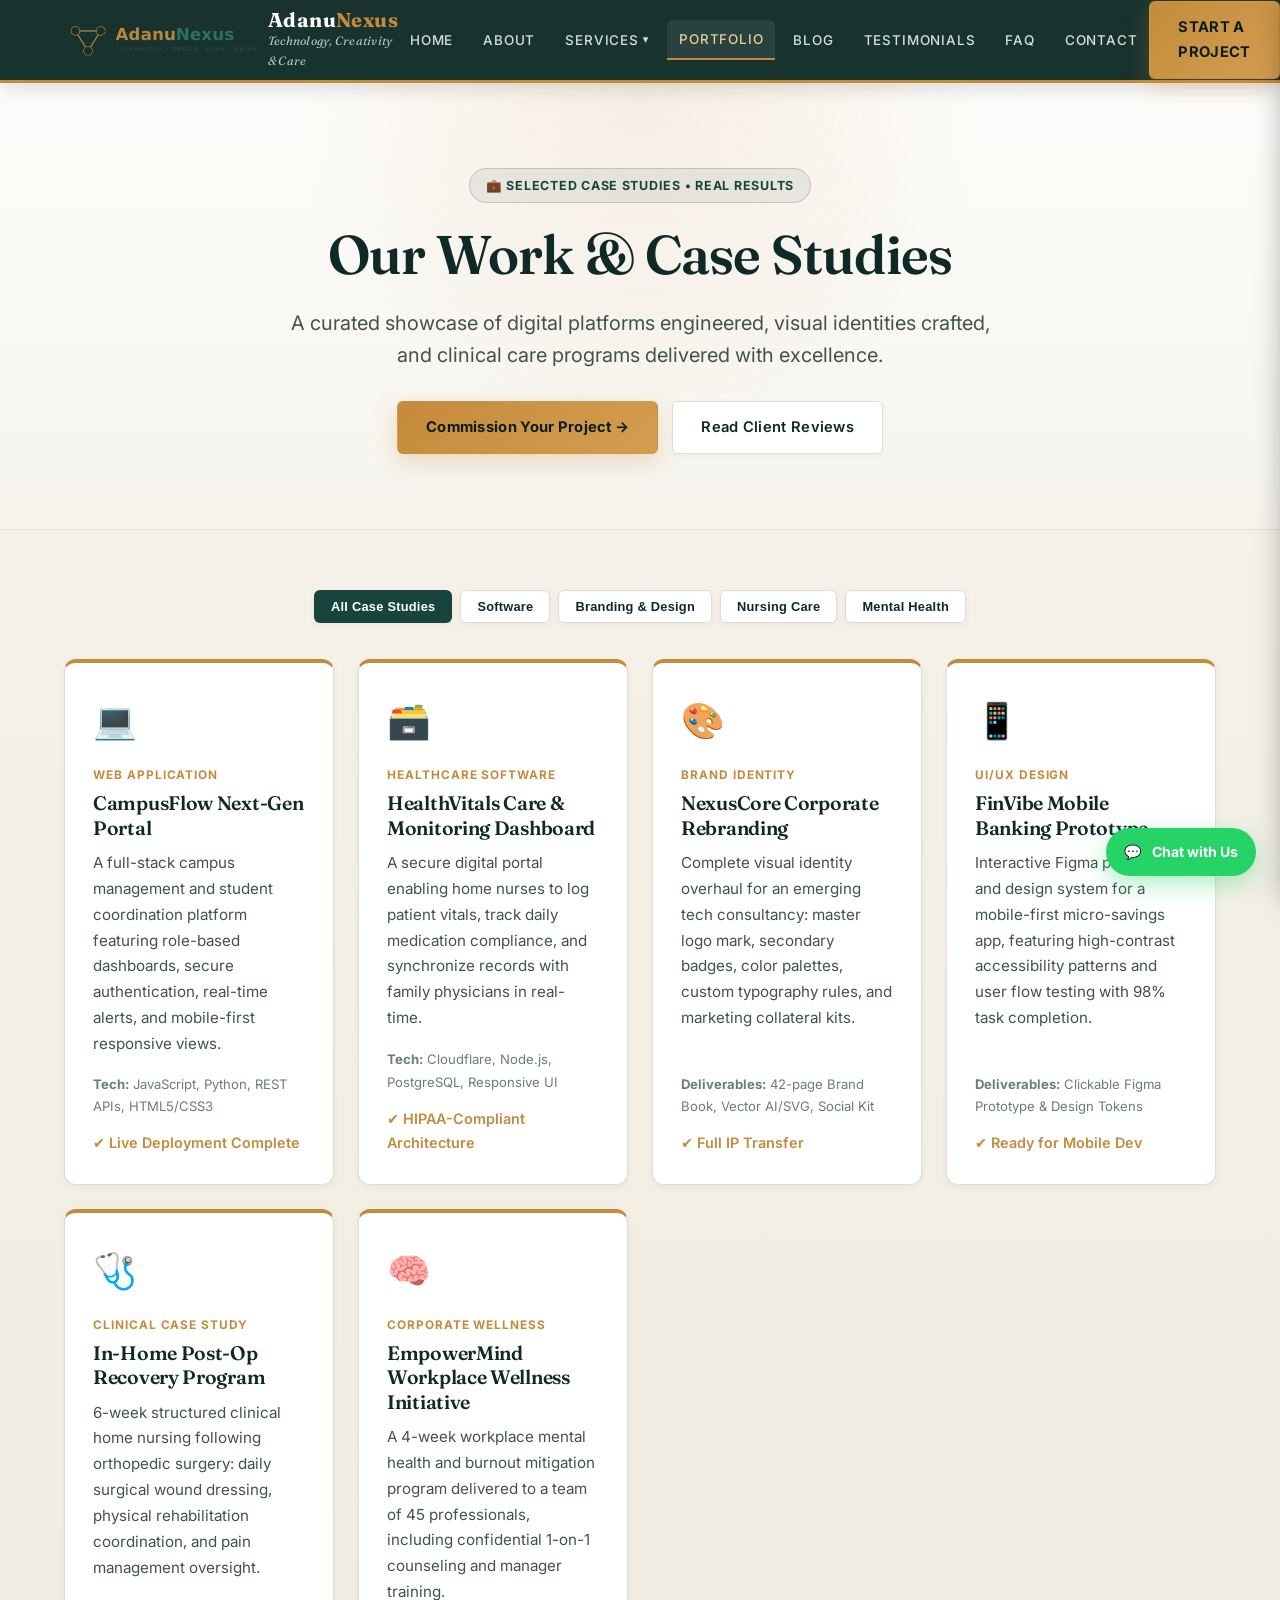
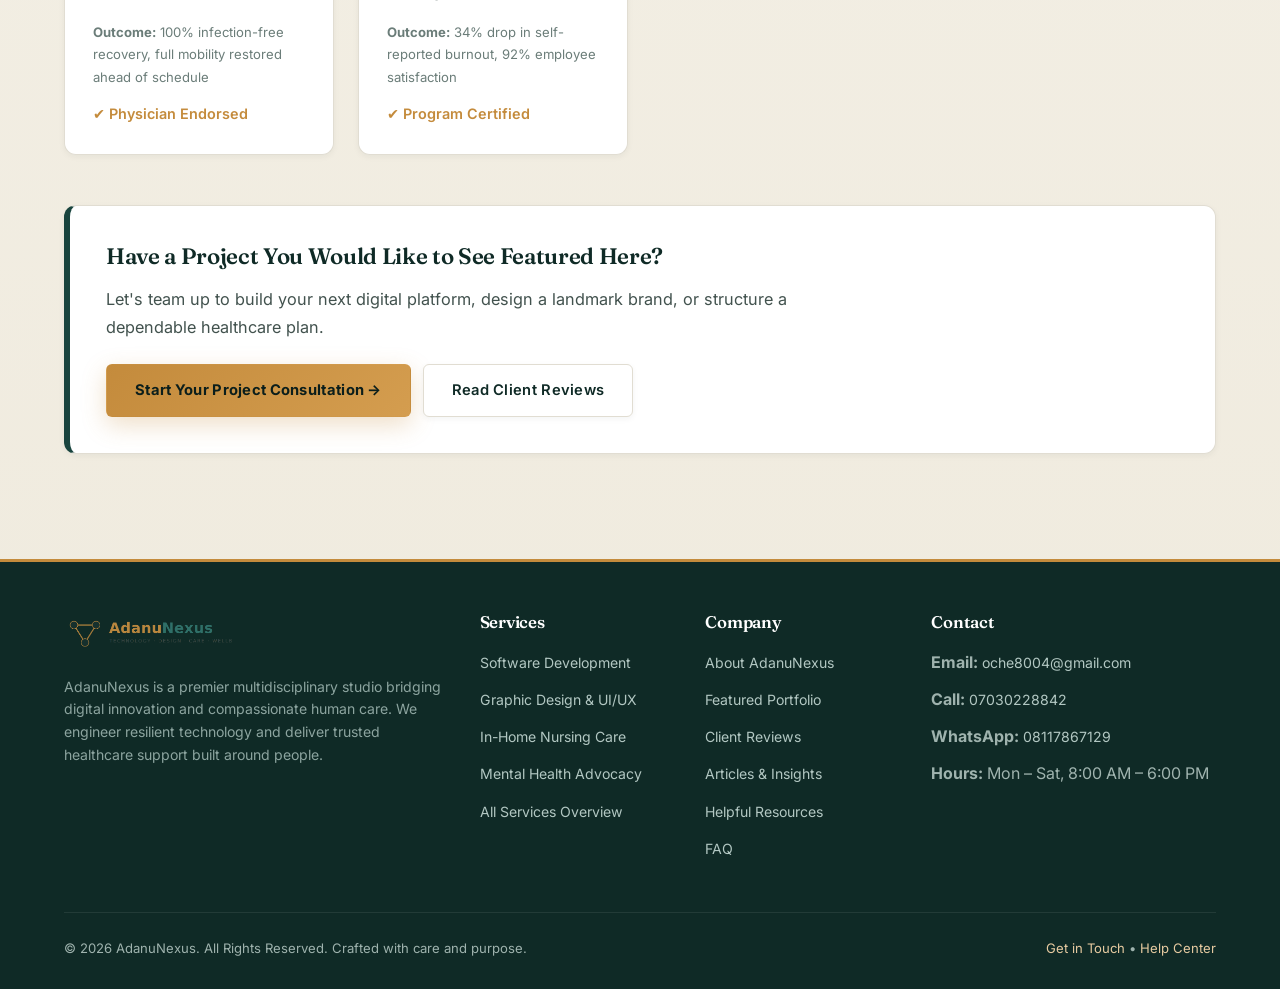
<file: portfolio.html>
<!DOCTYPE html>
<html lang="en">
<head>
  <meta charset="UTF-8">
  <meta name="viewport" content="width=device-width, initial-scale=1.0">
  <meta name="description" content="Featured Portfolio of AdanuNexus — real-world case studies in software development, brand identity, healthcare programs, and workplace wellness.">
  <meta name="keywords" content="AdanuNexus Portfolio, Web Development Projects, Graphic Design Case Studies, Healthcare Programs">
  <meta property="og:title" content="Portfolio &amp; Case Studies | AdanuNexus">
  <meta property="og:description" content="Explore our track record of engineering scalable digital products and delivering compassionate healthcare support.">
  <meta property="og:type" content="website">
  <meta property="og:image" content="assets/adanunexus-logo.png">
  <title>Portfolio &amp; Case Studies | AdanuNexus</title>
  <link rel="preconnect" href="https://fonts.googleapis.com">
  <link rel="preconnect" href="https://fonts.gstatic.com" crossorigin>
  <link href="https://fonts.googleapis.com/css2?family=Fraunces:ital,opsz,wght@0,9..144,400;0,9..144,600;1,9..144,500&family=Inter:wght@400;500;600;700&display=swap" rel="stylesheet">
  <link rel="stylesheet" href="css/style.css">
  <link rel="icon" type="image/png" href="assets/adanunexus-icon.png">
</head>
<body class="page-portfolio">

  <!-- ===== Site Header ===== -->
  <header class="site-header">
    <div class="container header-container">
      <a href="index.html" class="brand-link" aria-label="AdanuNexus Home">
        <img src="assets/adanunexus-logo.png" alt="AdanuNexus Logo" class="header-logo">
        <div class="brand-text">
          <span class="brand-name">Adanu<span>Nexus</span></span>
          <span class="header-tagline">Technology, Creativity &amp; Care</span>
        </div>
      </a>

      <!-- Desktop Navigation -->
      <nav class="desktop-nav" aria-label="Main Navigation">
        <a href="index.html" class="nav-link">Home</a>
        <a href="about.html" class="nav-link">About</a>

        <!-- Services Dropdown -->
        <div class="nav-dropdown">
          <a href="services.html" class="nav-link dropdown-toggle" aria-haspopup="true">
            Services <span class="arrow">&#9662;</span>
          </a>
          <div class="dropdown-menu">
            <a href="software-development.html" class="dropdown-item">
              <span class="item-title">&#128187; Software Development</span>
              <span class="item-desc">Web apps, custom software &amp; scalable digital platforms</span>
            </a>
            <a href="graphic-design.html" class="dropdown-item">
              <span class="item-title">&#127912; Graphic Design</span>
              <span class="item-desc">Brand identity, UI/UX &amp; marketing visual design</span>
            </a>
            <a href="nursing-care.html" class="dropdown-item">
              <span class="item-title">&#129658; Nursing Care</span>
              <span class="item-desc">Compassionate clinical &amp; in-home patient support</span>
            </a>
            <a href="mental-health.html" class="dropdown-item">
              <span class="item-title">&#129504; Mental Health</span>
              <span class="item-desc">Counseling, wellness coaching &amp; stigma-free advocacy</span>
            </a>
            <div class="dropdown-footer">
              <a href="services.html">View All Services &rarr;</a>
            </div>
          </div>
        </div>

        <a href="portfolio.html" class="nav-link active">Portfolio</a>
        <a href="blog.html" class="nav-link">Blog</a>
        <a href="testimonials.html" class="nav-link">Testimonials</a>
        <a href="faq.html" class="nav-link">FAQ</a>
        <a href="contact.html" class="nav-link">Contact</a>
      </nav>

      <!-- Header CTA & Mobile Hamburger -->
      <div class="header-actions">
        <a href="contact.html" class="btn btn-gold btn-header">Start a Project</a>
        <button class="mobile-toggle" id="mobileMenuBtn" aria-label="Toggle navigation menu" aria-expanded="false">
          <span class="hamburger-bar"></span>
          <span class="hamburger-bar"></span>
          <span class="hamburger-bar"></span>
        </button>
      </div>
    </div>
  </header>

  <!-- Mobile Drawer Backdrop -->
  <div class="drawer-backdrop" id="drawerBackdrop"></div>

  <!-- Mobile Navigation Drawer -->
  <aside class="mobile-drawer" id="mobileDrawer" aria-hidden="true">
    <div class="drawer-header">
      <img src="assets/adanunexus-logo.png" alt="AdanuNexus Logo" class="drawer-logo">
      <button class="drawer-close" id="drawerCloseBtn" aria-label="Close navigation">&times;</button>
    </div>
    <nav class="drawer-nav">
      <a href="index.html" class="drawer-link">Home</a>
      <a href="about.html" class="drawer-link">About Us</a>

      <div class="drawer-group">
        <span class="drawer-group-title">Services</span>
        <a href="software-development.html" class="drawer-link indent">&#128187; Software Development</a>
        <a href="graphic-design.html" class="drawer-link indent">&#127912; Graphic Design</a>
        <a href="nursing-care.html" class="drawer-link indent">&#129658; Nursing Care</a>
        <a href="mental-health.html" class="drawer-link indent">&#129504; Mental Health</a>
        <a href="services.html" class="drawer-link indent">View Overview &rarr;</a>
      </div>

      <a href="portfolio.html" class="drawer-link active">Portfolio</a>
      <a href="blog.html" class="drawer-link">Blog &amp; Insights</a>
      <a href="resources.html" class="drawer-link">Resources</a>
      <a href="testimonials.html" class="drawer-link">Testimonials</a>
      <a href="faq.html" class="drawer-link">FAQ</a>
      <a href="contact.html" class="drawer-link">Contact Us</a>
    </nav>
    <div class="drawer-footer">
      <a href="contact.html" class="btn btn-gold btn-block">Start a Project</a>
    </div>
  </aside>

  <!-- ===== Hero Section ===== -->
  <section class="hero">
    <div class="container">
      <div class="hero-pill">
        <span>&#128188; Selected Case Studies &bull; Real Results</span>
      </div>
      <h2>Our Work &amp; Case Studies</h2>
      <p>
        A curated showcase of digital platforms engineered, visual identities crafted, and clinical care programs delivered with excellence.
      </p>
      <div class="hero-actions">
        <a href="contact.html" class="btn btn-gold">Commission Your Project &rarr;</a>
        <a href="testimonials.html" class="btn btn-secondary">Read Client Reviews</a>
      </div>
    </div>
  </section>

  <!-- ===== Main Content Area ===== -->
  <main class="container">

    <!-- Category Filter Controls -->
    <div style="display: flex; justify-content: center; gap: 8px; flex-wrap: wrap; margin-bottom: 36px;" id="portfolioFilters">
      <button class="btn btn-sm" data-filter="all" style="background: var(--primary); color: #fff;">All Case Studies</button>
      <button class="btn btn-sm btn-secondary" data-filter="software">Software</button>
      <button class="btn btn-sm btn-secondary" data-filter="design">Branding &amp; Design</button>
      <button class="btn btn-sm btn-secondary" data-filter="nursing">Nursing Care</button>
      <button class="btn btn-sm btn-secondary" data-filter="mental">Mental Health</button>
    </div>

    <!-- Portfolio Case Studies Grid -->
    <div class="grid" id="portfolioGrid">

      <!-- Case 1: Software -->
      <div class="card portfolio-item" data-category="software">
        <span class="card-icon">&#128187;</span>
        <span style="font-size: 0.74rem; font-weight: 700; color: var(--accent); text-transform: uppercase; letter-spacing: 0.08em; display: block; margin-bottom: 6px;">Web Application</span>
        <h4>CampusFlow Next-Gen Portal</h4>
        <p>A full-stack campus management and student coordination platform featuring role-based dashboards, secure authentication, real-time alerts, and mobile-first responsive views.</p>
        <div style="font-size: 0.82rem; color: var(--ink-muted); margin-bottom: 14px;">
          <strong>Tech:</strong> JavaScript, Python, REST APIs, HTML5/CSS3
        </div>
        <span class="btn-link" style="color: var(--accent);">&#10004; Live Deployment Complete</span>
      </div>

      <!-- Case 2: Software -->
      <div class="card portfolio-item" data-category="software">
        <span class="card-icon">&#128451;&#65039;</span>
        <span style="font-size: 0.74rem; font-weight: 700; color: var(--accent); text-transform: uppercase; letter-spacing: 0.08em; display: block; margin-bottom: 6px;">Healthcare Software</span>
        <h4>HealthVitals Care &amp; Monitoring Dashboard</h4>
        <p>A secure digital portal enabling home nurses to log patient vitals, track daily medication compliance, and synchronize records with family physicians in real-time.</p>
        <div style="font-size: 0.82rem; color: var(--ink-muted); margin-bottom: 14px;">
          <strong>Tech:</strong> Cloudflare, Node.js, PostgreSQL, Responsive UI
        </div>
        <span class="btn-link" style="color: var(--accent);">&#10004; HIPAA-Compliant Architecture</span>
      </div>

      <!-- Case 3: Design -->
      <div class="card portfolio-item" data-category="design">
        <span class="card-icon">&#127912;</span>
        <span style="font-size: 0.74rem; font-weight: 700; color: var(--accent); text-transform: uppercase; letter-spacing: 0.08em; display: block; margin-bottom: 6px;">Brand Identity</span>
        <h4>NexusCore Corporate Rebranding</h4>
        <p>Complete visual identity overhaul for an emerging tech consultancy: master logo mark, secondary badges, color palettes, custom typography rules, and marketing collateral kits.</p>
        <div style="font-size: 0.82rem; color: var(--ink-muted); margin-bottom: 14px;">
          <strong>Deliverables:</strong> 42-page Brand Book, Vector AI/SVG, Social Kit
        </div>
        <span class="btn-link" style="color: var(--accent);">&#10004; Full IP Transfer</span>
      </div>

      <!-- Case 4: Design -->
      <div class="card portfolio-item" data-category="design">
        <span class="card-icon">&#128241;</span>
        <span style="font-size: 0.74rem; font-weight: 700; color: var(--accent); text-transform: uppercase; letter-spacing: 0.08em; display: block; margin-bottom: 6px;">UI/UX Design</span>
        <h4>FinVibe Mobile Banking Prototype</h4>
        <p>Interactive Figma prototype and design system for a mobile-first micro-savings app, featuring high-contrast accessibility patterns and user flow testing with 98% task completion.</p>
        <div style="font-size: 0.82rem; color: var(--ink-muted); margin-bottom: 14px;">
          <strong>Deliverables:</strong> Clickable Figma Prototype &amp; Design Tokens
        </div>
        <span class="btn-link" style="color: var(--accent);">&#10004; Ready for Mobile Dev</span>
      </div>

      <!-- Case 5: Nursing Care -->
      <div class="card portfolio-item" data-category="nursing">
        <span class="card-icon">&#129658;</span>
        <span style="font-size: 0.74rem; font-weight: 700; color: var(--accent); text-transform: uppercase; letter-spacing: 0.08em; display: block; margin-bottom: 6px;">Clinical Case Study</span>
        <h4>In-Home Post-Op Recovery Program</h4>
        <p>6-week structured clinical home nursing following orthopedic surgery: daily surgical wound dressing, physical rehabilitation coordination, and pain management oversight.</p>
        <div style="font-size: 0.82rem; color: var(--ink-muted); margin-bottom: 14px;">
          <strong>Outcome:</strong> 100% infection-free recovery, full mobility restored ahead of schedule
        </div>
        <span class="btn-link" style="color: var(--accent);">&#10004; Physician Endorsed</span>
      </div>

      <!-- Case 6: Mental Health -->
      <div class="card portfolio-item" data-category="mental">
        <span class="card-icon">&#129504;</span>
        <span style="font-size: 0.74rem; font-weight: 700; color: var(--accent); text-transform: uppercase; letter-spacing: 0.08em; display: block; margin-bottom: 6px;">Corporate Wellness</span>
        <h4>EmpowerMind Workplace Wellness Initiative</h4>
        <p>A 4-week workplace mental health and burnout mitigation program delivered to a team of 45 professionals, including confidential 1-on-1 counseling and manager training.</p>
        <div style="font-size: 0.82rem; color: var(--ink-muted); margin-bottom: 14px;">
          <strong>Outcome:</strong> 34% drop in self-reported burnout, 92% employee satisfaction
        </div>
        <span class="btn-link" style="color: var(--accent);">&#10004; Program Certified</span>
      </div>

    </div>

    <!-- Call to Action Banner -->
    <div style="background: var(--paper); border: 1px solid var(--line); border-left: 6px solid var(--primary); border-radius: var(--radius-md); padding: 36px; margin: 50px 0 20px; display: flex; flex-direction: column; align-items: flex-start; gap: 16px; box-shadow: var(--shadow-sm);">
      <h4 style="font-size: 1.4rem; color: var(--primary-dark); margin: 0;">Have a Project You Would Like to See Featured Here?</h4>
      <p style="margin: 0; color: var(--ink-soft); max-width: 720px;">
        Let's team up to build your next digital platform, design a landmark brand, or structure a dependable healthcare plan.
      </p>
      <div style="display: flex; gap: 12px; flex-wrap: wrap; margin-top: 6px;">
        <a href="contact.html" class="btn btn-gold">Start Your Project Consultation &rarr;</a>
        <a href="testimonials.html" class="btn btn-secondary">Read Client Reviews</a>
      </div>
    </div>

  </main>

  <!-- ===== Site Footer ===== -->
  <footer>
    <div class="container">
      <div class="footer-grid">
        <div class="footer-col">
          <img src="assets/adanunexus-logo.png" alt="AdanuNexus Logo" class="footer-logo">
          <p class="footer-bio">
            AdanuNexus is a premier multidisciplinary studio bridging digital innovation and compassionate human care. We engineer resilient technology and deliver trusted healthcare support built around people.
          </p>
        </div>

        <div class="footer-col">
          <h5>Services</h5>
          <ul>
            <li><a href="software-development.html">Software Development</a></li>
            <li><a href="graphic-design.html">Graphic Design &amp; UI/UX</a></li>
            <li><a href="nursing-care.html">In-Home Nursing Care</a></li>
            <li><a href="mental-health.html">Mental Health Advocacy</a></li>
            <li><a href="services.html">All Services Overview</a></li>
          </ul>
        </div>

        <div class="footer-col">
          <h5>Company</h5>
          <ul>
            <li><a href="about.html">About AdanuNexus</a></li>
            <li><a href="portfolio.html">Featured Portfolio</a></li>
            <li><a href="testimonials.html">Client Reviews</a></li>
            <li><a href="blog.html">Articles &amp; Insights</a></li>
            <li><a href="resources.html">Helpful Resources</a></li>
            <li><a href="faq.html">FAQ</a></li>
          </ul>
        </div>

        <div class="footer-col">
          <h5>Contact</h5>
          <ul>
            <li><strong>Email:</strong> <a href="mailto:oche8004@gmail.com">oche8004@gmail.com</a></li>
            <li><strong>Call:</strong> <a href="tel:+2347030228842">07030228842</a></li>
            <li><strong>WhatsApp:</strong> <a href="https://wa.me/2348117867129" target="_blank" rel="noopener noreferrer">08117867129</a></li>
            <li><strong>Hours:</strong> Mon &ndash; Sat, 8:00 AM &ndash; 6:00 PM</li>
          </ul>
        </div>
      </div>

      <div class="footer-bottom">
        <p>&copy; 2026 AdanuNexus. All Rights Reserved. Crafted with care and purpose.</p>
        <p><a href="contact.html">Get in Touch</a> &bull; <a href="faq.html">Help Center</a></p>
      </div>
    </div>
  </footer>

  <!-- Floating WhatsApp Quick-Chat Button -->
  <a href="https://wa.me/2348117867129" target="_blank" rel="noopener noreferrer" class="floating-whatsapp" aria-label="Chat on WhatsApp">
    <span>&#128172;</span>
    <span class="whatsapp-label">Chat with Us</span>
  </a>

  <!-- Interactive Scripts -->
  <script src="js/script.js"></script>
</body>
</html>
</file>
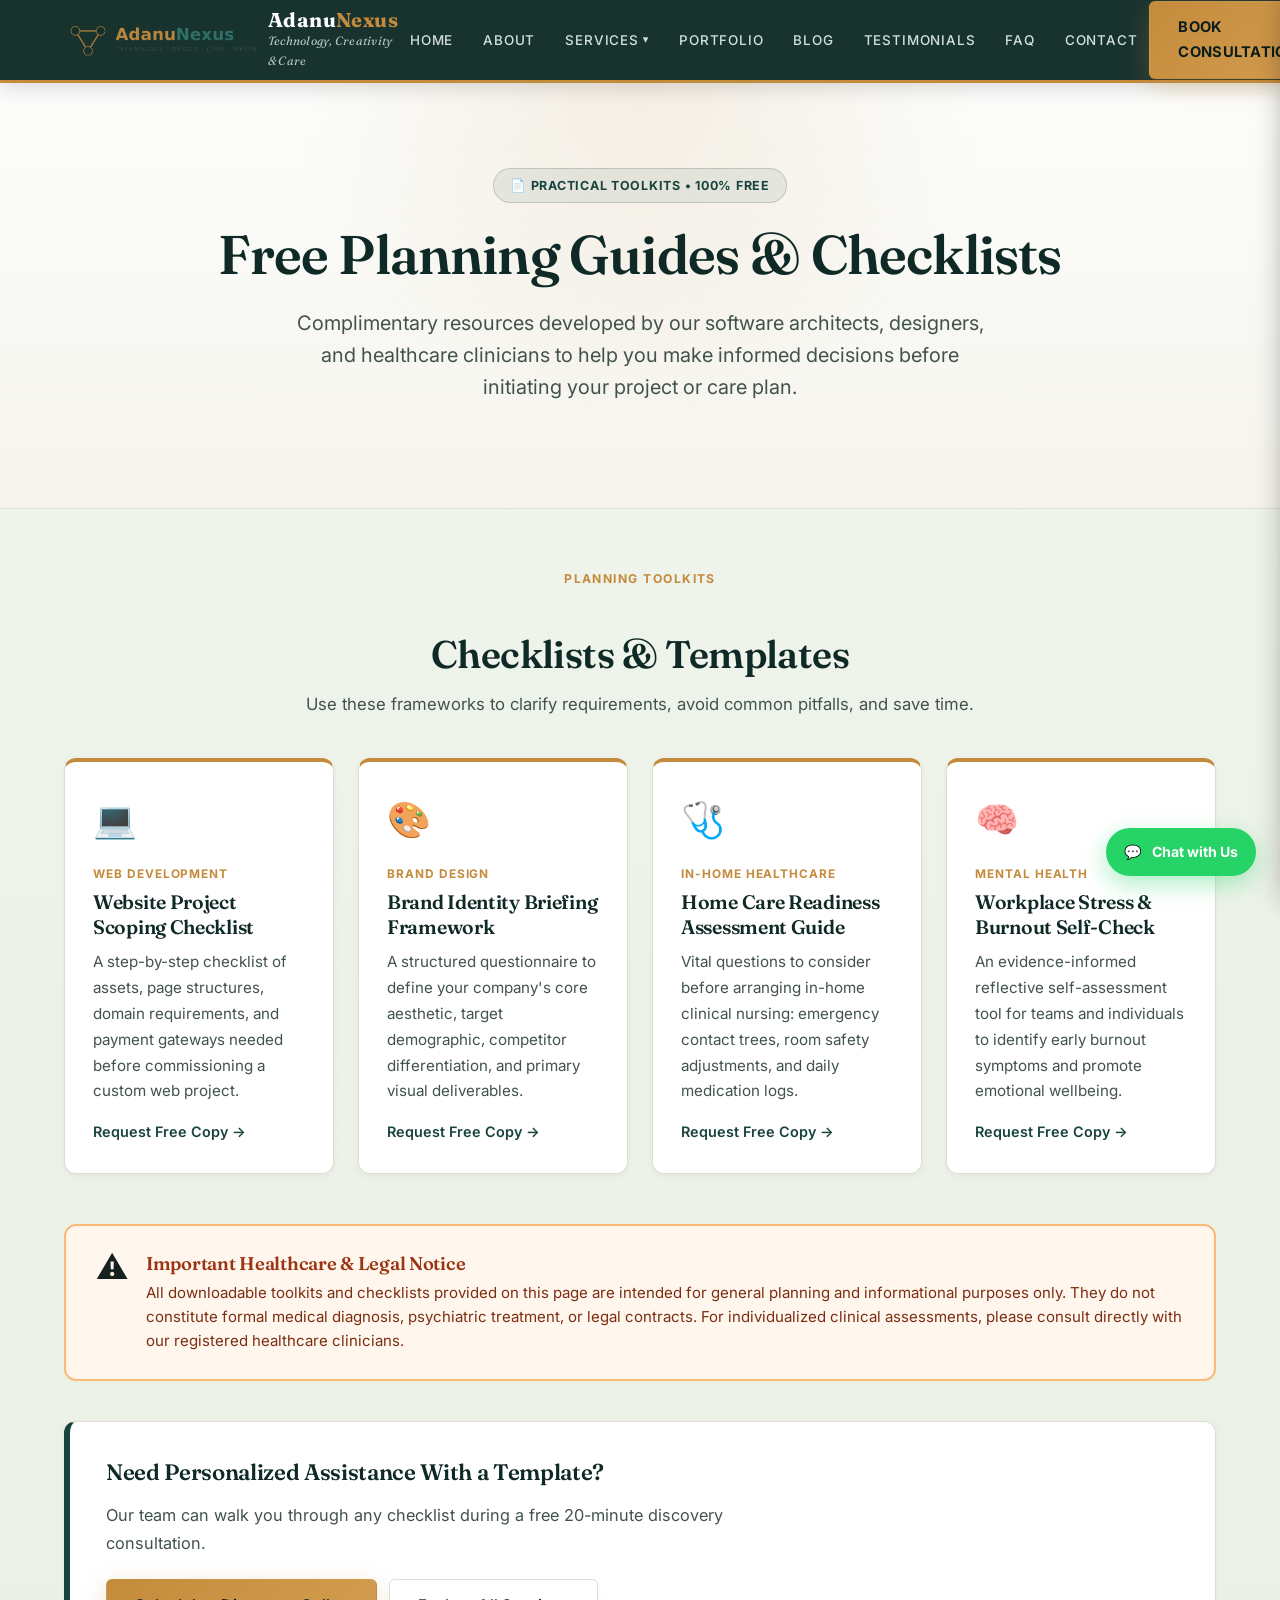
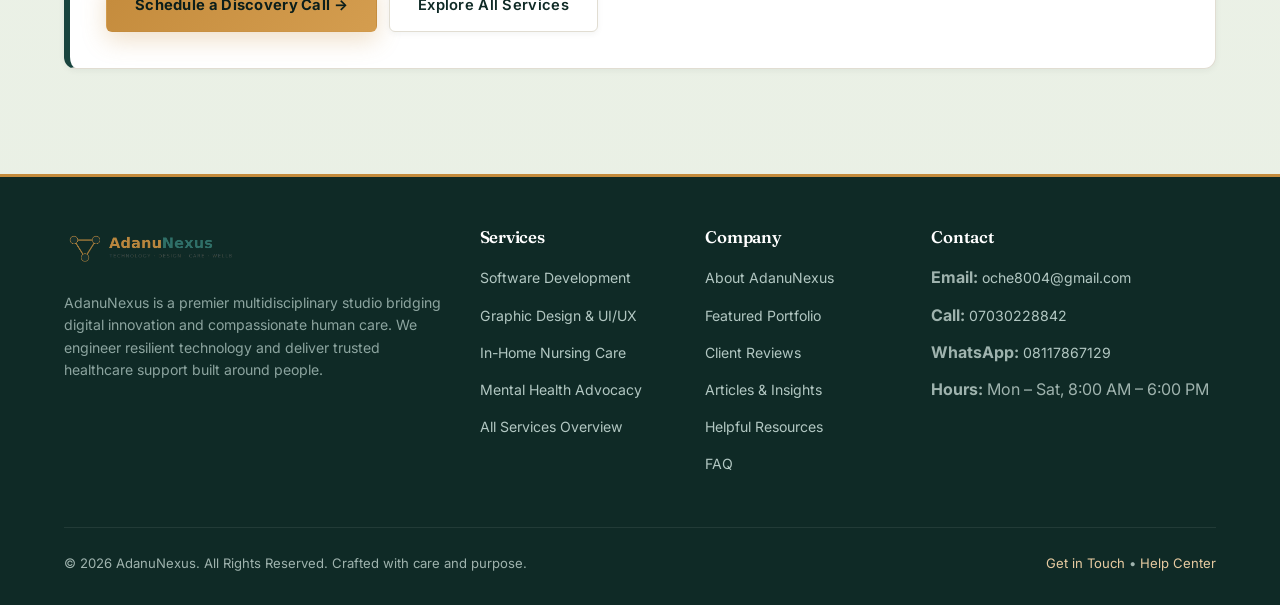
<file: resources.html>
<!DOCTYPE html>
<html lang="en">
<head>
  <meta charset="UTF-8">
  <meta name="viewport" content="width=device-width, initial-scale=1.0">
  <meta name="description" content="Free toolkits, checklists, and planning guides from AdanuNexus — website scopes, brand style guide templates, home nursing checklists, and wellness tools.">
  <meta name="keywords" content="AdanuNexus Resources, Website Checklist, Brand Guide Template, Home Nursing Checklist, Wellness Assessment">
  <meta property="og:title" content="Free Guides &amp; Resources | AdanuNexus">
  <meta property="og:description" content="Download free professional toolkits and planning checklists for software projects, brand design, and healthcare coordination.">
  <meta property="og:type" content="website">
  <meta property="og:image" content="assets/adanunexus-logo.png">
  <title>Free Guides &amp; Resources | AdanuNexus</title>
  <link rel="preconnect" href="https://fonts.googleapis.com">
  <link rel="preconnect" href="https://fonts.gstatic.com" crossorigin>
  <link href="https://fonts.googleapis.com/css2?family=Fraunces:ital,opsz,wght@0,9..144,400;0,9..144,600;1,9..144,500&family=Inter:wght@400;500;600;700&display=swap" rel="stylesheet">
  <link rel="stylesheet" href="css/style.css">
  <link rel="icon" type="image/png" href="assets/adanunexus-icon.png">
</head>
<body class="page-resources">

  <!-- ===== Site Header ===== -->
  <header class="site-header">
    <div class="container header-container">
      <a href="index.html" class="brand-link" aria-label="AdanuNexus Home">
        <img src="assets/adanunexus-logo.png" alt="AdanuNexus Logo" class="header-logo">
        <div class="brand-text">
          <span class="brand-name">Adanu<span>Nexus</span></span>
          <span class="header-tagline">Technology, Creativity &amp; Care</span>
        </div>
      </a>

      <!-- Desktop Navigation -->
      <nav class="desktop-nav" aria-label="Main Navigation">
        <a href="index.html" class="nav-link">Home</a>
        <a href="about.html" class="nav-link">About</a>

        <!-- Services Dropdown -->
        <div class="nav-dropdown">
          <a href="services.html" class="nav-link dropdown-toggle" aria-haspopup="true">
            Services <span class="arrow">&#9662;</span>
          </a>
          <div class="dropdown-menu">
            <a href="software-development.html" class="dropdown-item">
              <span class="item-title">&#128187; Software Development</span>
              <span class="item-desc">Web apps, custom software &amp; scalable digital platforms</span>
            </a>
            <a href="graphic-design.html" class="dropdown-item">
              <span class="item-title">&#127912; Graphic Design</span>
              <span class="item-desc">Brand identity, UI/UX &amp; marketing visual design</span>
            </a>
            <a href="nursing-care.html" class="dropdown-item">
              <span class="item-title">&#129658; Nursing Care</span>
              <span class="item-desc">Compassionate clinical &amp; in-home patient support</span>
            </a>
            <a href="mental-health.html" class="dropdown-item">
              <span class="item-title">&#129504; Mental Health</span>
              <span class="item-desc">Counseling, wellness coaching &amp; stigma-free advocacy</span>
            </a>
            <div class="dropdown-footer">
              <a href="services.html">View All Services &rarr;</a>
            </div>
          </div>
        </div>

        <a href="portfolio.html" class="nav-link">Portfolio</a>
        <a href="blog.html" class="nav-link">Blog</a>
        <a href="testimonials.html" class="nav-link">Testimonials</a>
        <a href="faq.html" class="nav-link">FAQ</a>
        <a href="contact.html" class="nav-link">Contact</a>
      </nav>

      <!-- Header CTA & Mobile Hamburger -->
      <div class="header-actions">
        <a href="contact.html" class="btn btn-gold btn-header">Book Consultation</a>
        <button class="mobile-toggle" id="mobileMenuBtn" aria-label="Toggle navigation menu" aria-expanded="false">
          <span class="hamburger-bar"></span>
          <span class="hamburger-bar"></span>
          <span class="hamburger-bar"></span>
        </button>
      </div>
    </div>
  </header>

  <!-- Mobile Drawer Backdrop -->
  <div class="drawer-backdrop" id="drawerBackdrop"></div>

  <!-- Mobile Navigation Drawer -->
  <aside class="mobile-drawer" id="mobileDrawer" aria-hidden="true">
    <div class="drawer-header">
      <img src="assets/adanunexus-logo.png" alt="AdanuNexus Logo" class="drawer-logo">
      <button class="drawer-close" id="drawerCloseBtn" aria-label="Close navigation">&times;</button>
    </div>
    <nav class="drawer-nav">
      <a href="index.html" class="drawer-link">Home</a>
      <a href="about.html" class="drawer-link">About Us</a>

      <div class="drawer-group">
        <span class="drawer-group-title">Services</span>
        <a href="software-development.html" class="drawer-link indent">&#128187; Software Development</a>
        <a href="graphic-design.html" class="drawer-link indent">&#127912; Graphic Design</a>
        <a href="nursing-care.html" class="drawer-link indent">&#129658; Nursing Care</a>
        <a href="mental-health.html" class="drawer-link indent">&#129504; Mental Health</a>
        <a href="services.html" class="drawer-link indent">View Overview &rarr;</a>
      </div>

      <a href="portfolio.html" class="drawer-link">Portfolio</a>
      <a href="blog.html" class="drawer-link">Blog &amp; Insights</a>
      <a href="resources.html" class="drawer-link active">Resources</a>
      <a href="testimonials.html" class="drawer-link">Testimonials</a>
      <a href="faq.html" class="drawer-link">FAQ</a>
      <a href="contact.html" class="drawer-link">Contact Us</a>
    </nav>
    <div class="drawer-footer">
      <a href="contact.html" class="btn btn-gold btn-block">Get in Touch</a>
    </div>
  </aside>

  <!-- ===== Hero Section ===== -->
  <section class="hero">
    <div class="container">
      <div class="hero-pill">
        <span>&#128196; Practical Toolkits &bull; 100% Free</span>
      </div>
      <h2>Free Planning Guides &amp; Checklists</h2>
      <p>
        Complimentary resources developed by our software architects, designers, and healthcare clinicians
        to help you make informed decisions before initiating your project or care plan.
      </p>
    </div>
  </section>

  <!-- ===== Main Content Area ===== -->
  <main class="container">

    <div class="section-head">
      <span class="section-tag">Planning Toolkits</span>
      <h3 class="section-title">Checklists &amp; Templates</h3>
      <p class="section-sub">Use these frameworks to clarify requirements, avoid common pitfalls, and save time.</p>
    </div>

    <div class="grid">
      <!-- Resource 1 -->
      <div class="card">
        <span class="card-icon">&#128187;</span>
        <span style="font-size: 0.74rem; font-weight: 700; color: var(--accent); text-transform: uppercase; letter-spacing: 0.08em; display: block; margin-bottom: 6px;">Web Development</span>
        <h4>Website Project Scoping Checklist</h4>
        <p>A step-by-step checklist of assets, page structures, domain requirements, and payment gateways needed before commissioning a custom web project.</p>
        <a href="contact.html?ref=web-checklist" class="btn-link">Request Free Copy &rarr;</a>
      </div>

      <!-- Resource 2 -->
      <div class="card">
        <span class="card-icon">&#127912;</span>
        <span style="font-size: 0.74rem; font-weight: 700; color: var(--accent); text-transform: uppercase; letter-spacing: 0.08em; display: block; margin-bottom: 6px;">Brand Design</span>
        <h4>Brand Identity Briefing Framework</h4>
        <p>A structured questionnaire to define your company's core aesthetic, target demographic, competitor differentiation, and primary visual deliverables.</p>
        <a href="contact.html?ref=brand-framework" class="btn-link">Request Free Copy &rarr;</a>
      </div>

      <!-- Resource 3 -->
      <div class="card">
        <span class="card-icon">&#129658;</span>
        <span style="font-size: 0.74rem; font-weight: 700; color: var(--accent); text-transform: uppercase; letter-spacing: 0.08em; display: block; margin-bottom: 6px;">In-Home Healthcare</span>
        <h4>Home Care Readiness Assessment Guide</h4>
        <p>Vital questions to consider before arranging in-home clinical nursing: emergency contact trees, room safety adjustments, and daily medication logs.</p>
        <a href="contact.html?ref=care-guide" class="btn-link">Request Free Copy &rarr;</a>
      </div>

      <!-- Resource 4 -->
      <div class="card">
        <span class="card-icon">&#129504;</span>
        <span style="font-size: 0.74rem; font-weight: 700; color: var(--accent); text-transform: uppercase; letter-spacing: 0.08em; display: block; margin-bottom: 6px;">Mental Health</span>
        <h4>Workplace Stress &amp; Burnout Self-Check</h4>
        <p>An evidence-informed reflective self-assessment tool for teams and individuals to identify early burnout symptoms and promote emotional wellbeing.</p>
        <a href="contact.html?ref=wellness-check" class="btn-link">Request Free Copy &rarr;</a>
      </div>
    </div>

    <!-- Crisis Information -->
    <div style="background: #FFF7ED; border: 2px solid #FDBA74; border-radius: var(--radius-md); padding: 26px 30px; margin: 50px 0 30px; display: flex; align-items: flex-start; gap: 18px;">
      <span style="font-size: 2rem; line-height: 1;">&#9888;&#65039;</span>
      <div>
        <h4 style="color: #9A3412; font-size: 1.15rem; margin-bottom: 6px;">Important Healthcare &amp; Legal Notice</h4>
        <p style="color: #7C2D12; font-size: 0.94rem; margin: 0; line-height: 1.6;">
          All downloadable toolkits and checklists provided on this page are intended for general planning and informational purposes only. They do not constitute formal medical diagnosis, psychiatric treatment, or legal contracts. For individualized clinical assessments, please consult directly with our registered healthcare clinicians.
        </p>
      </div>
    </div>

    <!-- Call to Action Banner -->
    <div style="background: var(--paper); border: 1px solid var(--line); border-left: 6px solid var(--primary); border-radius: var(--radius-md); padding: 36px; margin: 40px 0 20px; display: flex; flex-direction: column; align-items: flex-start; gap: 16px; box-shadow: var(--shadow-sm);">
      <h4 style="font-size: 1.4rem; color: var(--primary-dark); margin: 0;">Need Personalized Assistance With a Template?</h4>
      <p style="margin: 0; color: var(--ink-soft); max-width: 720px;">
        Our team can walk you through any checklist during a free 20-minute discovery consultation.
      </p>
      <div style="display: flex; gap: 12px; flex-wrap: wrap; margin-top: 6px;">
        <a href="contact.html" class="btn btn-gold">Schedule a Discovery Call &rarr;</a>
        <a href="services.html" class="btn btn-secondary">Explore All Services</a>
      </div>
    </div>

  </main>

  <!-- ===== Site Footer ===== -->
  <footer>
    <div class="container">
      <div class="footer-grid">
        <div class="footer-col">
          <img src="assets/adanunexus-logo.png" alt="AdanuNexus Logo" class="footer-logo">
          <p class="footer-bio">
            AdanuNexus is a premier multidisciplinary studio bridging digital innovation and compassionate human care. We engineer resilient technology and deliver trusted healthcare support built around people.
          </p>
        </div>

        <div class="footer-col">
          <h5>Services</h5>
          <ul>
            <li><a href="software-development.html">Software Development</a></li>
            <li><a href="graphic-design.html">Graphic Design &amp; UI/UX</a></li>
            <li><a href="nursing-care.html">In-Home Nursing Care</a></li>
            <li><a href="mental-health.html">Mental Health Advocacy</a></li>
            <li><a href="services.html">All Services Overview</a></li>
          </ul>
        </div>

        <div class="footer-col">
          <h5>Company</h5>
          <ul>
            <li><a href="about.html">About AdanuNexus</a></li>
            <li><a href="portfolio.html">Featured Portfolio</a></li>
            <li><a href="testimonials.html">Client Reviews</a></li>
            <li><a href="blog.html">Articles &amp; Insights</a></li>
            <li><a href="resources.html">Helpful Resources</a></li>
            <li><a href="faq.html">FAQ</a></li>
          </ul>
        </div>

        <div class="footer-col">
          <h5>Contact</h5>
          <ul>
            <li><strong>Email:</strong> <a href="mailto:oche8004@gmail.com">oche8004@gmail.com</a></li>
            <li><strong>Call:</strong> <a href="tel:+2347030228842">07030228842</a></li>
            <li><strong>WhatsApp:</strong> <a href="https://wa.me/2348117867129" target="_blank" rel="noopener noreferrer">08117867129</a></li>
            <li><strong>Hours:</strong> Mon &ndash; Sat, 8:00 AM &ndash; 6:00 PM</li>
          </ul>
        </div>
      </div>

      <div class="footer-bottom">
        <p>&copy; 2026 AdanuNexus. All Rights Reserved. Crafted with care and purpose.</p>
        <p><a href="contact.html">Get in Touch</a> &bull; <a href="faq.html">Help Center</a></p>
      </div>
    </div>
  </footer>

  <!-- Floating WhatsApp Quick-Chat Button -->
  <a href="https://wa.me/2348117867129" target="_blank" rel="noopener noreferrer" class="floating-whatsapp" aria-label="Chat on WhatsApp">
    <span>&#128172;</span>
    <span class="whatsapp-label">Chat with Us</span>
  </a>

  <!-- Interactive Scripts -->
  <script src="js/script.js"></script>
</body>
</html>
</file>
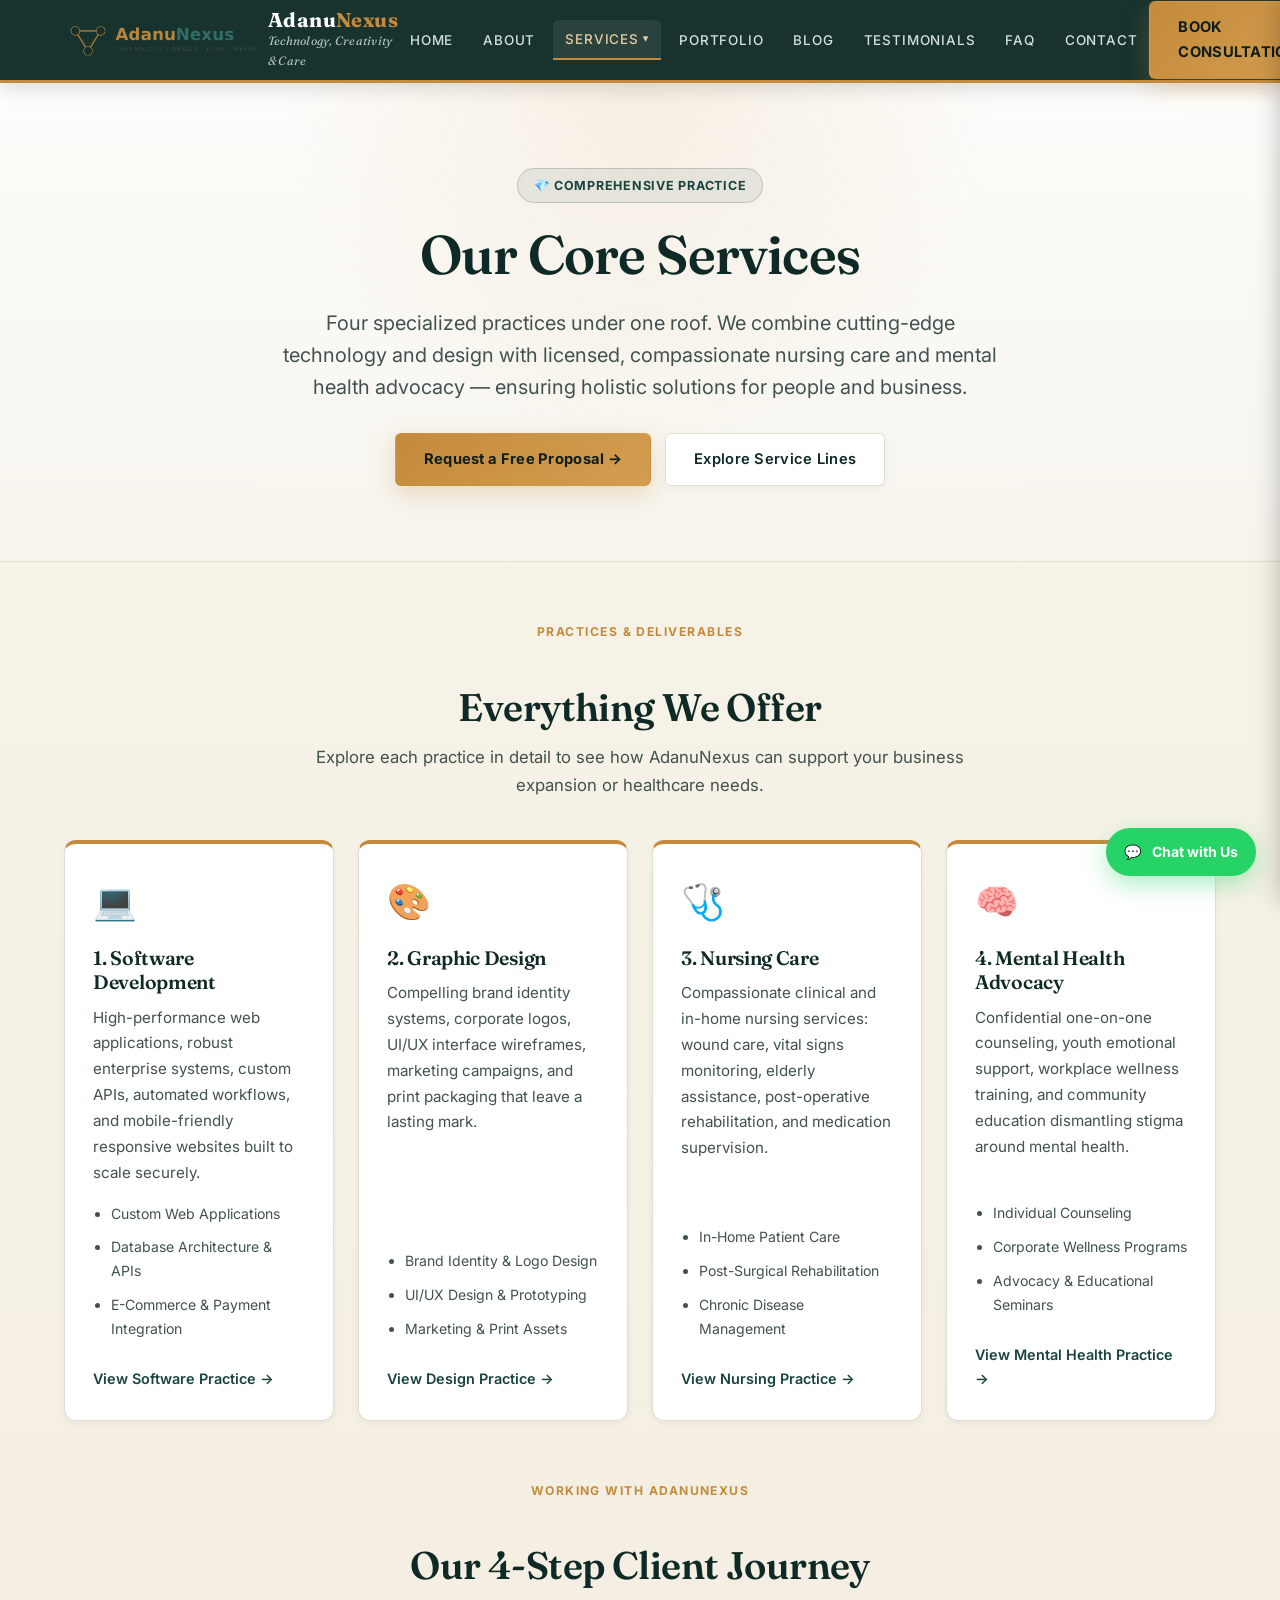
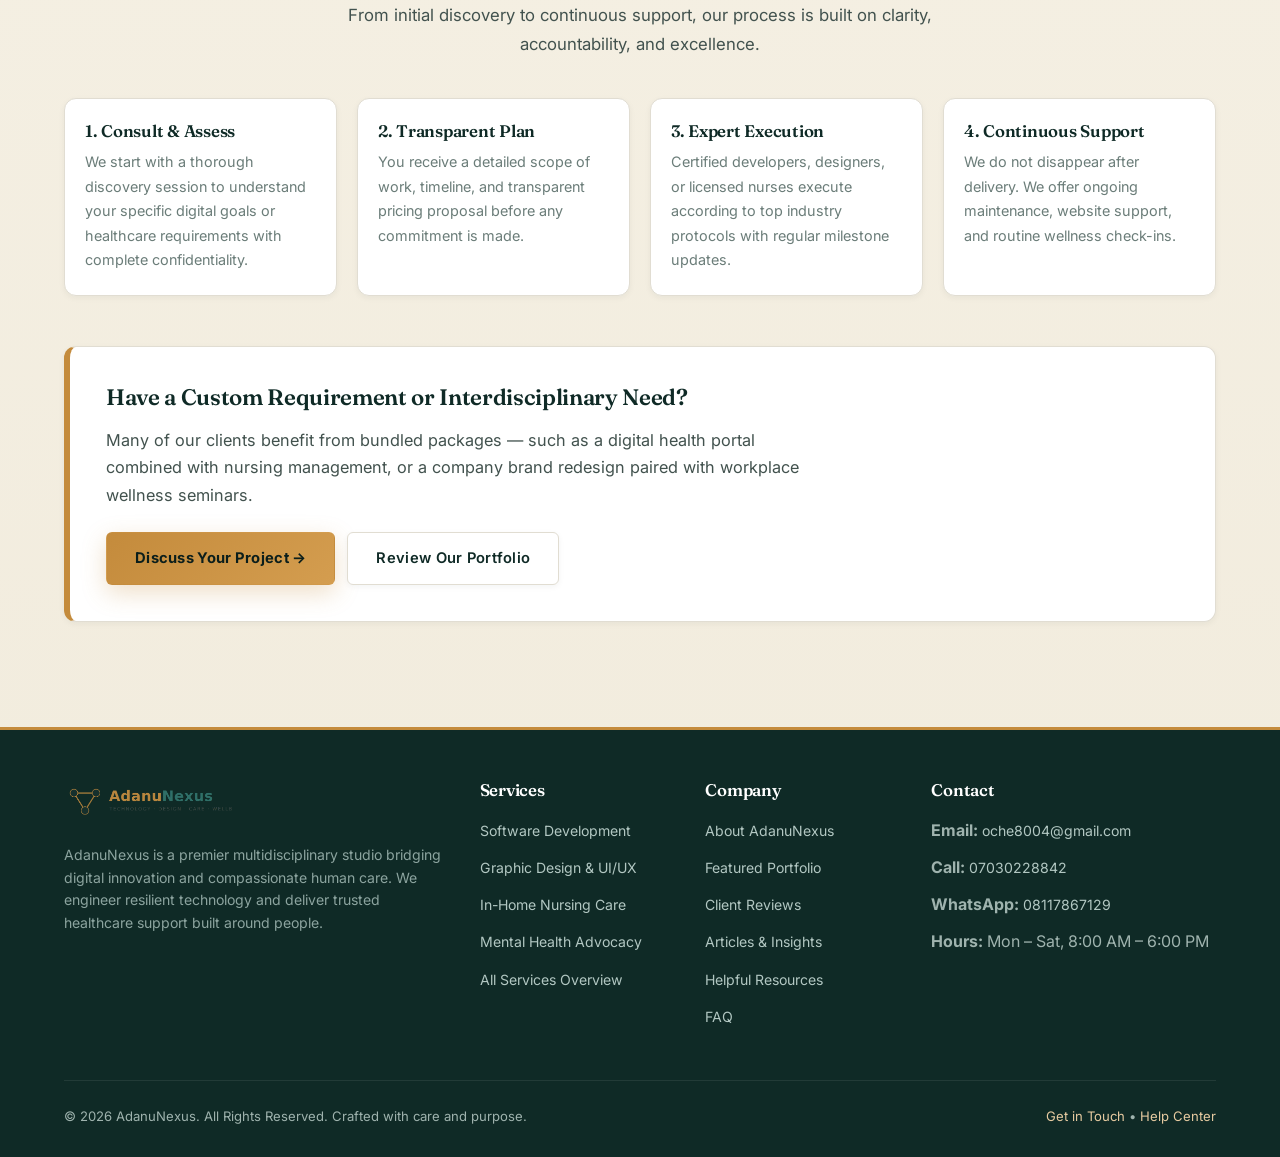
<file: services.html>
<!DOCTYPE html>
<html lang="en">
<head>
  <meta charset="UTF-8">
  <meta name="viewport" content="width=device-width, initial-scale=1.0">
  <meta name="description" content="Explore AdanuNexus multidisciplinary services: Custom Software Development, Graphic Design & Branding, In-Home Nursing Care, and Mental Health Advocacy.">
  <meta name="keywords" content="AdanuNexus Services, Web Development, Graphic Design, In-Home Nursing, Mental Health Counseling">
  <meta property="og:title" content="Our Services | AdanuNexus">
  <meta property="og:description" content="Four specialized practices, one accountable partner. Digital engineering and compassionate healthcare under one roof.">
  <meta property="og:type" content="website">
  <meta property="og:image" content="assets/adanunexus-logo.png">
  <title>Our Services | AdanuNexus</title>
  <link rel="preconnect" href="https://fonts.googleapis.com">
  <link rel="preconnect" href="https://fonts.gstatic.com" crossorigin>
  <link href="https://fonts.googleapis.com/css2?family=Fraunces:ital,opsz,wght@0,9..144,400;0,9..144,600;1,9..144,500&family=Inter:wght@400;500;600;700&display=swap" rel="stylesheet">
  <link rel="stylesheet" href="css/style.css">
  <link rel="icon" type="image/png" href="assets/adanunexus-icon.png">
</head>
<body class="page-services">

  <!-- ===== Site Header ===== -->
  <header class="site-header">
    <div class="container header-container">
      <a href="index.html" class="brand-link" aria-label="AdanuNexus Home">
        <img src="assets/adanunexus-logo.png" alt="AdanuNexus Logo" class="header-logo">
        <div class="brand-text">
          <span class="brand-name">Adanu<span>Nexus</span></span>
          <span class="header-tagline">Technology, Creativity &amp; Care</span>
        </div>
      </a>

      <!-- Desktop Navigation -->
      <nav class="desktop-nav" aria-label="Main Navigation">
        <a href="index.html" class="nav-link">Home</a>
        <a href="about.html" class="nav-link">About</a>

        <!-- Services Dropdown (Active) -->
        <div class="nav-dropdown">
          <a href="services.html" class="nav-link dropdown-toggle active" aria-haspopup="true">
            Services <span class="arrow">&#9662;</span>
          </a>
          <div class="dropdown-menu">
            <a href="software-development.html" class="dropdown-item">
              <span class="item-title">&#128187; Software Development</span>
              <span class="item-desc">Web apps, custom software &amp; scalable digital platforms</span>
            </a>
            <a href="graphic-design.html" class="dropdown-item">
              <span class="item-title">&#127912; Graphic Design</span>
              <span class="item-desc">Brand identity, UI/UX &amp; marketing visual design</span>
            </a>
            <a href="nursing-care.html" class="dropdown-item">
              <span class="item-title">&#129658; Nursing Care</span>
              <span class="item-desc">Compassionate clinical &amp; in-home patient support</span>
            </a>
            <a href="mental-health.html" class="dropdown-item">
              <span class="item-title">&#129504; Mental Health</span>
              <span class="item-desc">Counseling, wellness coaching &amp; stigma-free advocacy</span>
            </a>
            <div class="dropdown-footer">
              <a href="services.html">View All Services &rarr;</a>
            </div>
          </div>
        </div>

        <a href="portfolio.html" class="nav-link">Portfolio</a>
        <a href="blog.html" class="nav-link">Blog</a>
        <a href="testimonials.html" class="nav-link">Testimonials</a>
        <a href="faq.html" class="nav-link">FAQ</a>
        <a href="contact.html" class="nav-link">Contact</a>
      </nav>

      <!-- Header CTA & Mobile Hamburger -->
      <div class="header-actions">
        <a href="contact.html" class="btn btn-gold btn-header">Book Consultation</a>
        <button class="mobile-toggle" id="mobileMenuBtn" aria-label="Toggle navigation menu" aria-expanded="false">
          <span class="hamburger-bar"></span>
          <span class="hamburger-bar"></span>
          <span class="hamburger-bar"></span>
        </button>
      </div>
    </div>
  </header>

  <!-- Mobile Drawer Backdrop -->
  <div class="drawer-backdrop" id="drawerBackdrop"></div>

  <!-- Mobile Navigation Drawer -->
  <aside class="mobile-drawer" id="mobileDrawer" aria-hidden="true">
    <div class="drawer-header">
      <img src="assets/adanunexus-logo.png" alt="AdanuNexus Logo" class="drawer-logo">
      <button class="drawer-close" id="drawerCloseBtn" aria-label="Close navigation">&times;</button>
    </div>
    <nav class="drawer-nav">
      <a href="index.html" class="drawer-link">Home</a>
      <a href="about.html" class="drawer-link">About Us</a>

      <div class="drawer-group">
        <span class="drawer-group-title">Services</span>
        <a href="software-development.html" class="drawer-link indent">&#128187; Software Development</a>
        <a href="graphic-design.html" class="drawer-link indent">&#127912; Graphic Design</a>
        <a href="nursing-care.html" class="drawer-link indent">&#129658; Nursing Care</a>
        <a href="mental-health.html" class="drawer-link indent">&#129504; Mental Health</a>
        <a href="services.html" class="drawer-link indent active">View Overview &rarr;</a>
      </div>

      <a href="portfolio.html" class="drawer-link">Portfolio</a>
      <a href="blog.html" class="drawer-link">Blog &amp; Insights</a>
      <a href="resources.html" class="drawer-link">Resources</a>
      <a href="testimonials.html" class="drawer-link">Testimonials</a>
      <a href="faq.html" class="drawer-link">FAQ</a>
      <a href="contact.html" class="drawer-link">Contact Us</a>
    </nav>
    <div class="drawer-footer">
      <a href="contact.html" class="btn btn-gold btn-block">Get in Touch</a>
    </div>
  </aside>

  <!-- ===== Hero Section ===== -->
  <section class="hero">
    <div class="container">
      <div class="hero-pill">
        <span>&#128142; Comprehensive Practice</span>
      </div>
      <h2>Our Core Services</h2>
      <p>
        Four specialized practices under one roof. We combine cutting-edge technology and design with
        licensed, compassionate nursing care and mental health advocacy — ensuring holistic solutions for people and business.
      </p>
      <div class="hero-actions">
        <a href="contact.html" class="btn btn-gold">Request a Free Proposal &rarr;</a>
        <a href="#overview-grid" class="btn btn-secondary">Explore Service Lines</a>
      </div>
    </div>
  </section>

  <!-- ===== Main Content Area ===== -->
  <main class="container" id="overview-grid">

    <div class="section-head">
      <span class="section-tag">Practices &amp; Deliverables</span>
      <h3 class="section-title">Everything We Offer</h3>
      <p class="section-sub">
        Explore each practice in detail to see how AdanuNexus can support your business expansion or healthcare needs.
      </p>
    </div>

    <div class="grid">
      <!-- 1. Software Development -->
      <div class="card">
        <span class="card-icon">&#128187;</span>
        <h4>1. Software Development</h4>
        <p>
          High-performance web applications, robust enterprise systems, custom APIs, automated workflows, and mobile-friendly responsive websites built to scale securely.
        </p>
        <ul style="margin: 0 0 16px 18px; font-size: 0.88rem; color: var(--ink-soft);">
          <li>Custom Web Applications</li>
          <li>Database Architecture &amp; APIs</li>
          <li>E-Commerce &amp; Payment Integration</li>
        </ul>
        <a class="btn-link" href="software-development.html">View Software Practice &rarr;</a>
      </div>

      <!-- 2. Graphic Design -->
      <div class="card">
        <span class="card-icon">&#127912;</span>
        <h4>2. Graphic Design</h4>
        <p>
          Compelling brand identity systems, corporate logos, UI/UX interface wireframes, marketing campaigns, and print packaging that leave a lasting mark.
        </p>
        <ul style="margin: 0 0 16px 18px; font-size: 0.88rem; color: var(--ink-soft);">
          <li>Brand Identity &amp; Logo Design</li>
          <li>UI/UX Design &amp; Prototyping</li>
          <li>Marketing &amp; Print Assets</li>
        </ul>
        <a class="btn-link" href="graphic-design.html">View Design Practice &rarr;</a>
      </div>

      <!-- 3. Nursing Care -->
      <div class="card">
        <span class="card-icon">&#129658;</span>
        <h4>3. Nursing Care</h4>
        <p>
          Compassionate clinical and in-home nursing services: wound care, vital signs monitoring, elderly assistance, post-operative rehabilitation, and medication supervision.
        </p>
        <ul style="margin: 0 0 16px 18px; font-size: 0.88rem; color: var(--ink-soft);">
          <li>In-Home Patient Care</li>
          <li>Post-Surgical Rehabilitation</li>
          <li>Chronic Disease Management</li>
        </ul>
        <a class="btn-link" href="nursing-care.html">View Nursing Practice &rarr;</a>
      </div>

      <!-- 4. Mental Health -->
      <div class="card">
        <span class="card-icon">&#129504;</span>
        <h4>4. Mental Health Advocacy</h4>
        <p>
          Confidential one-on-one counseling, youth emotional support, workplace wellness training, and community education dismantling stigma around mental health.
        </p>
        <ul style="margin: 0 0 16px 18px; font-size: 0.88rem; color: var(--ink-soft);">
          <li>Individual Counseling</li>
          <li>Corporate Wellness Programs</li>
          <li>Advocacy &amp; Educational Seminars</li>
        </ul>
        <a class="btn-link" href="mental-health.html">View Mental Health Practice &rarr;</a>
      </div>
    </div>

    <!-- How We Work Section -->
    <div class="section-head" style="margin-top: 60px;">
      <span class="section-tag">Working With AdanuNexus</span>
      <h3 class="section-title">Our 4-Step Client Journey</h3>
      <p class="section-sub">From initial discovery to continuous support, our process is built on clarity, accountability, and excellence.</p>
    </div>

    <div class="pillars-grid">
      <div class="pillar-box">
        <h5>1. Consult &amp; Assess</h5>
        <p>We start with a thorough discovery session to understand your specific digital goals or healthcare requirements with complete confidentiality.</p>
      </div>

      <div class="pillar-box">
        <h5>2. Transparent Plan</h5>
        <p>You receive a detailed scope of work, timeline, and transparent pricing proposal before any commitment is made.</p>
      </div>

      <div class="pillar-box">
        <h5>3. Expert Execution</h5>
        <p>Certified developers, designers, or licensed nurses execute according to top industry protocols with regular milestone updates.</p>
      </div>

      <div class="pillar-box">
        <h5>4. Continuous Support</h5>
        <p>We do not disappear after delivery. We offer ongoing maintenance, website support, and routine wellness check-ins.</p>
      </div>
    </div>

    <!-- Call to Action Banner -->
    <div style="background: var(--paper); border: 1px solid var(--line); border-left: 6px solid var(--accent); border-radius: var(--radius-md); padding: 36px; margin: 50px 0 20px; display: flex; flex-direction: column; align-items: flex-start; gap: 16px; box-shadow: var(--shadow-sm);">
      <h4 style="font-size: 1.4rem; color: var(--primary-dark); margin: 0;">Have a Custom Requirement or Interdisciplinary Need?</h4>
      <p style="margin: 0; color: var(--ink-soft); max-width: 720px;">
        Many of our clients benefit from bundled packages — such as a digital health portal combined with nursing management, or a company brand redesign paired with workplace wellness seminars.
      </p>
      <div style="display: flex; gap: 12px; flex-wrap: wrap; margin-top: 6px;">
        <a href="contact.html" class="btn btn-gold">Discuss Your Project &rarr;</a>
        <a href="portfolio.html" class="btn btn-secondary">Review Our Portfolio</a>
      </div>
    </div>

  </main>

  <!-- ===== Site Footer ===== -->
  <footer>
    <div class="container">
      <div class="footer-grid">
        <div class="footer-col">
          <img src="assets/adanunexus-logo.png" alt="AdanuNexus Logo" class="footer-logo">
          <p class="footer-bio">
            AdanuNexus is a premier multidisciplinary studio bridging digital innovation and compassionate human care. We engineer resilient technology and deliver trusted healthcare support built around people.
          </p>
        </div>

        <div class="footer-col">
          <h5>Services</h5>
          <ul>
            <li><a href="software-development.html">Software Development</a></li>
            <li><a href="graphic-design.html">Graphic Design &amp; UI/UX</a></li>
            <li><a href="nursing-care.html">In-Home Nursing Care</a></li>
            <li><a href="mental-health.html">Mental Health Advocacy</a></li>
            <li><a href="services.html">All Services Overview</a></li>
          </ul>
        </div>

        <div class="footer-col">
          <h5>Company</h5>
          <ul>
            <li><a href="about.html">About AdanuNexus</a></li>
            <li><a href="portfolio.html">Featured Portfolio</a></li>
            <li><a href="testimonials.html">Client Reviews</a></li>
            <li><a href="blog.html">Articles &amp; Insights</a></li>
            <li><a href="resources.html">Helpful Resources</a></li>
            <li><a href="faq.html">FAQ</a></li>
          </ul>
        </div>

        <div class="footer-col">
          <h5>Contact</h5>
          <ul>
            <li><strong>Email:</strong> <a href="mailto:oche8004@gmail.com">oche8004@gmail.com</a></li>
            <li><strong>Call:</strong> <a href="tel:+2347030228842">07030228842</a></li>
            <li><strong>WhatsApp:</strong> <a href="https://wa.me/2348117867129" target="_blank" rel="noopener noreferrer">08117867129</a></li>
            <li><strong>Hours:</strong> Mon &ndash; Sat, 8:00 AM &ndash; 6:00 PM</li>
          </ul>
        </div>
      </div>

      <div class="footer-bottom">
        <p>&copy; 2026 AdanuNexus. All Rights Reserved. Crafted with care and purpose.</p>
        <p><a href="contact.html">Get in Touch</a> &bull; <a href="faq.html">Help Center</a></p>
      </div>
    </div>
  </footer>

  <!-- Floating WhatsApp Quick-Chat Button -->
  <a href="https://wa.me/2348117867129" target="_blank" rel="noopener noreferrer" class="floating-whatsapp" aria-label="Chat on WhatsApp">
    <span>&#128172;</span>
    <span class="whatsapp-label">Chat with Us</span>
  </a>

  <!-- Interactive Scripts -->
  <script src="js/script.js"></script>
</body>
</html>
</file>
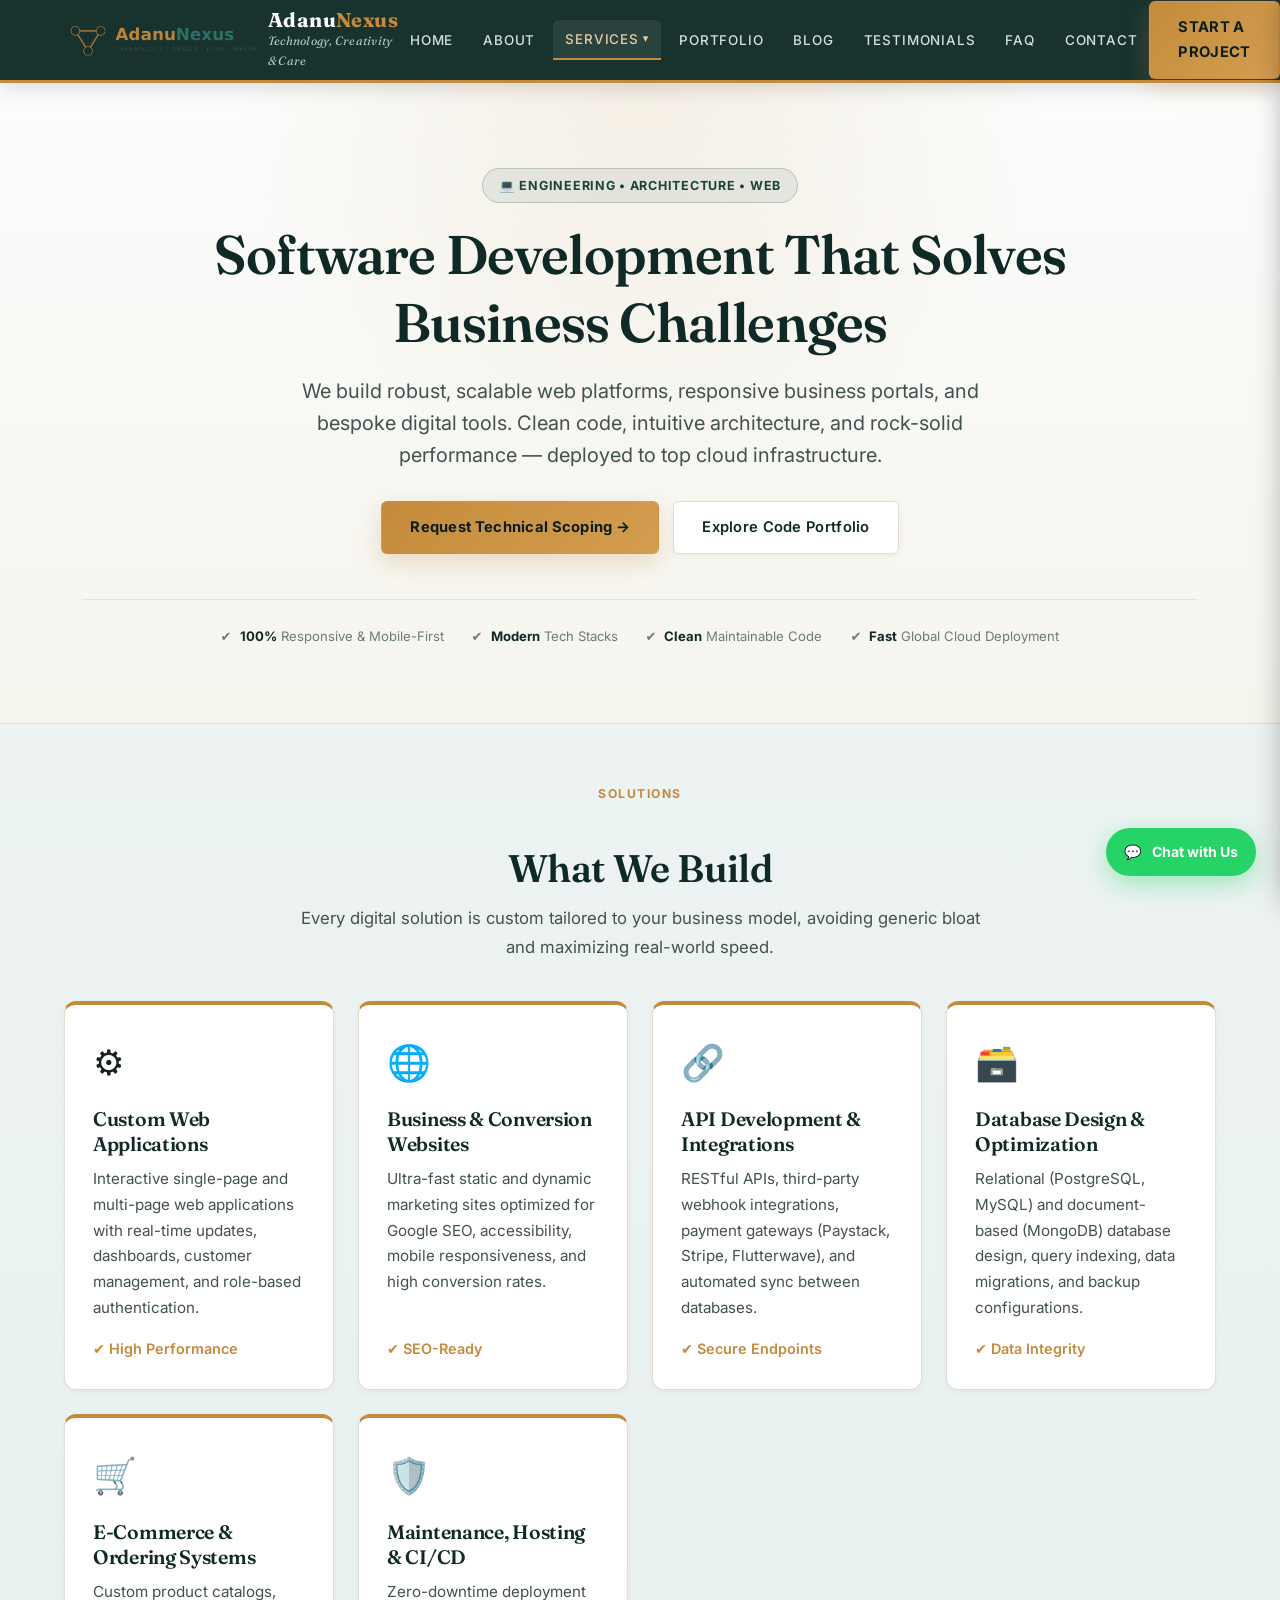
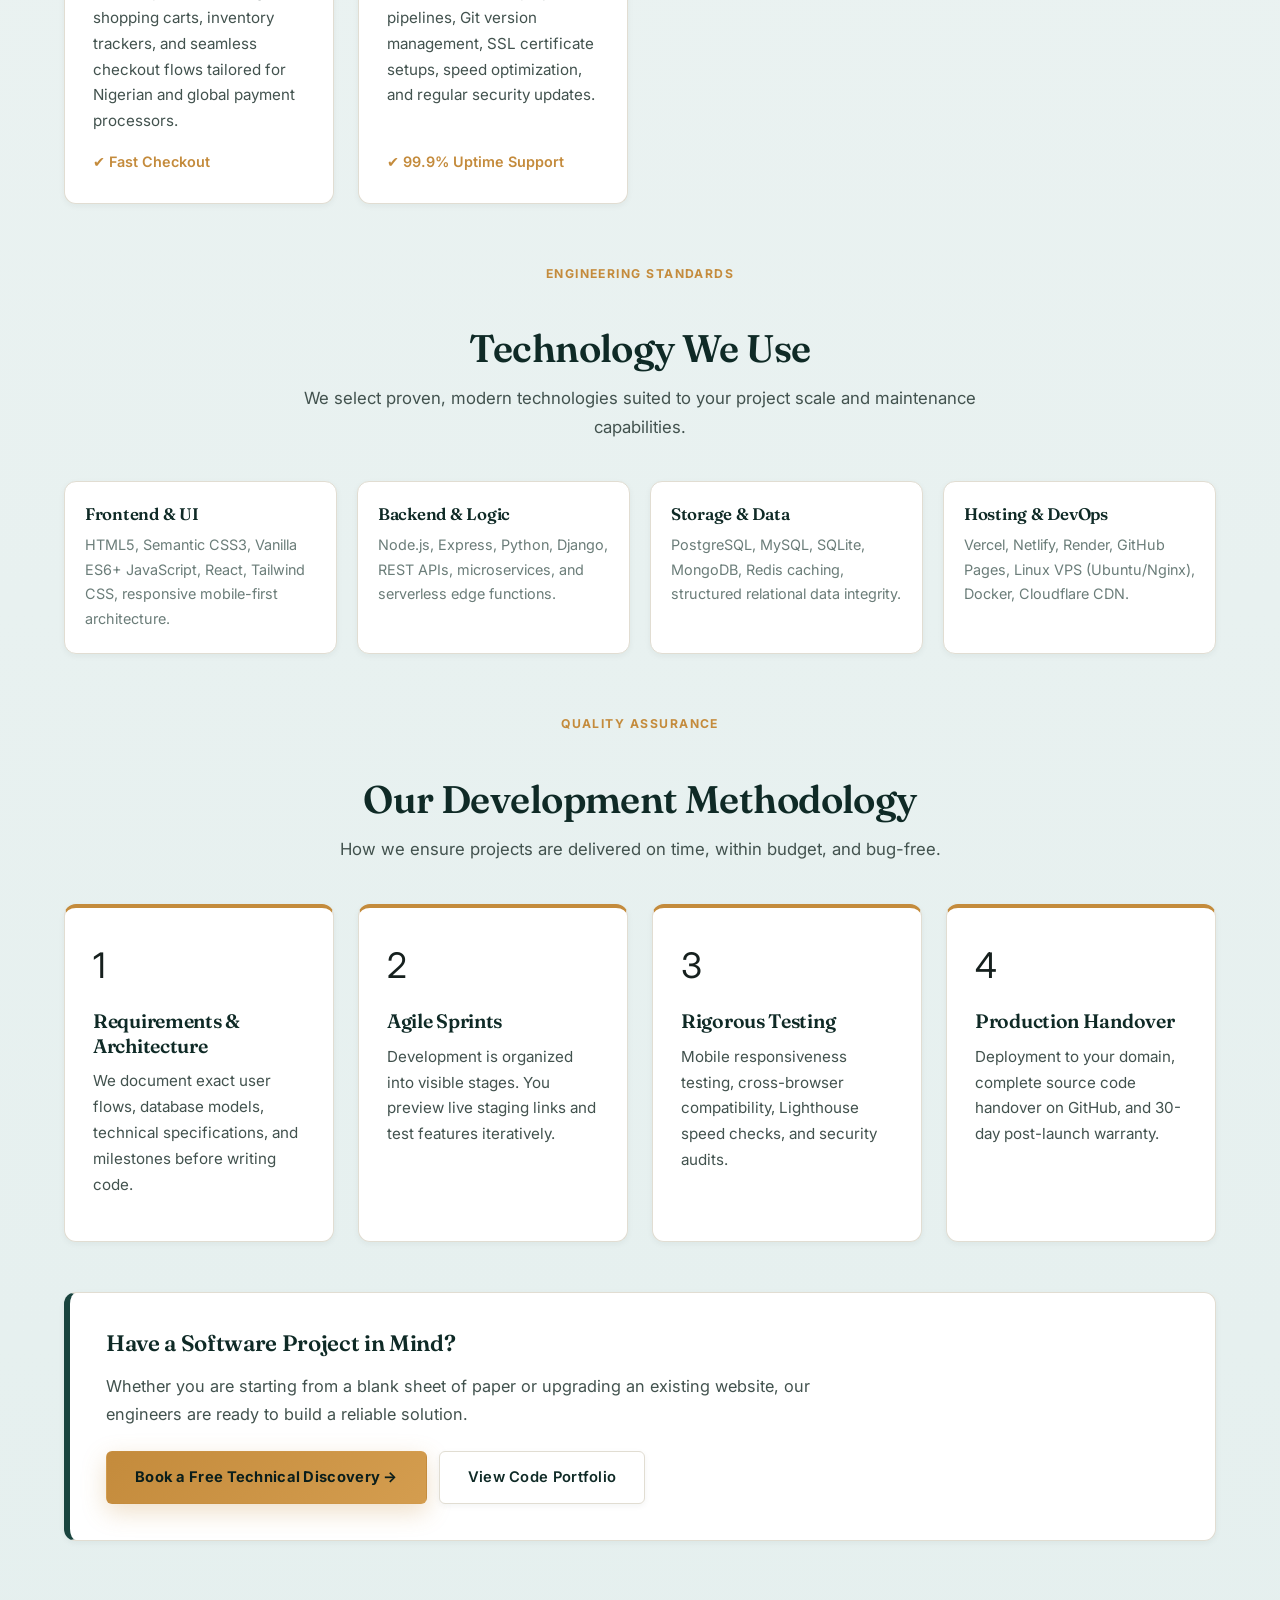
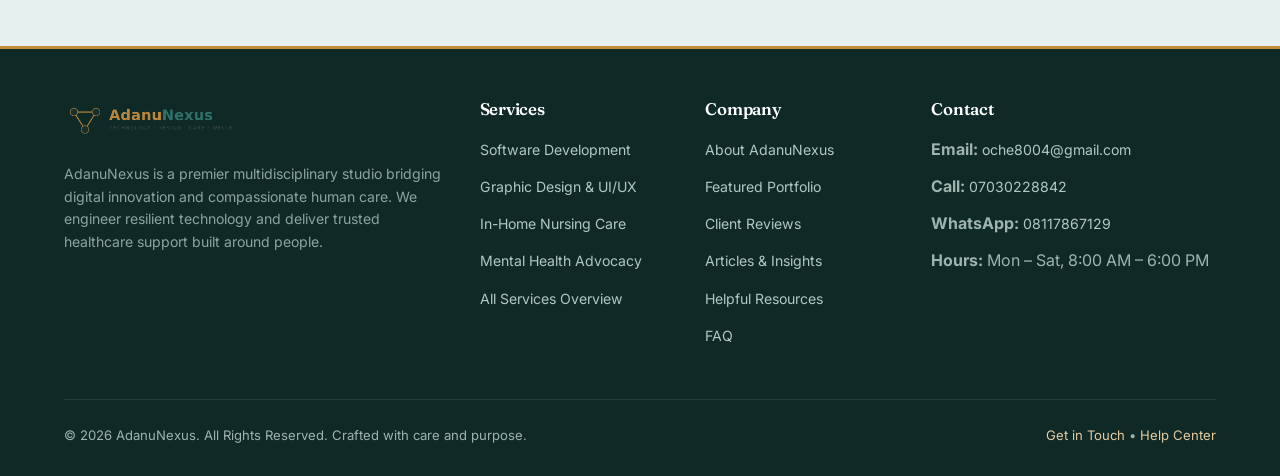
<file: software-development.html>
<!DOCTYPE html>
<html lang="en">
<head>
  <meta charset="UTF-8">
  <meta name="viewport" content="width=device-width, initial-scale=1.0">
  <meta name="description" content="Custom Software Development by AdanuNexus — modern responsive web applications, business platforms, secure APIs, and database engineering.">
  <meta name="keywords" content="Software Development, Web Applications, Web Design, JavaScript, Python, REST APIs, AdanuNexus">
  <meta property="og:title" content="Software Development Practice | AdanuNexus">
  <meta property="og:description" content="Engineering high-performing web platforms, scalable web applications, and business systems built for speed and security.">
  <meta property="og:type" content="website">
  <meta property="og:image" content="assets/adanunexus-logo.png">
  <title>Software Development Practice | AdanuNexus</title>
  <link rel="preconnect" href="https://fonts.googleapis.com">
  <link rel="preconnect" href="https://fonts.gstatic.com" crossorigin>
  <link href="https://fonts.googleapis.com/css2?family=Fraunces:ital,opsz,wght@0,9..144,400;0,9..144,600;1,9..144,500&family=Inter:wght@400;500;600;700&display=swap" rel="stylesheet">
  <link rel="stylesheet" href="css/style.css">
  <link rel="icon" type="image/png" href="assets/adanunexus-icon.png">
</head>
<body class="page-software">

  <!-- ===== Site Header ===== -->
  <header class="site-header">
    <div class="container header-container">
      <a href="index.html" class="brand-link" aria-label="AdanuNexus Home">
        <img src="assets/adanunexus-logo.png" alt="AdanuNexus Logo" class="header-logo">
        <div class="brand-text">
          <span class="brand-name">Adanu<span>Nexus</span></span>
          <span class="header-tagline">Technology, Creativity &amp; Care</span>
        </div>
      </a>

      <!-- Desktop Navigation -->
      <nav class="desktop-nav" aria-label="Main Navigation">
        <a href="index.html" class="nav-link">Home</a>
        <a href="about.html" class="nav-link">About</a>

        <!-- Services Dropdown (Active) -->
        <div class="nav-dropdown">
          <a href="services.html" class="nav-link dropdown-toggle active" aria-haspopup="true">
            Services <span class="arrow">&#9662;</span>
          </a>
          <div class="dropdown-menu">
            <a href="software-development.html" class="dropdown-item" style="background: var(--surface-alt);">
              <span class="item-title">&#128187; Software Development</span>
              <span class="item-desc">Web apps, custom software &amp; scalable digital platforms</span>
            </a>
            <a href="graphic-design.html" class="dropdown-item">
              <span class="item-title">&#127912; Graphic Design</span>
              <span class="item-desc">Brand identity, UI/UX &amp; marketing visual design</span>
            </a>
            <a href="nursing-care.html" class="dropdown-item">
              <span class="item-title">&#129658; Nursing Care</span>
              <span class="item-desc">Compassionate clinical &amp; in-home patient support</span>
            </a>
            <a href="mental-health.html" class="dropdown-item">
              <span class="item-title">&#129504; Mental Health</span>
              <span class="item-desc">Counseling, wellness coaching &amp; stigma-free advocacy</span>
            </a>
            <div class="dropdown-footer">
              <a href="services.html">View All Services &rarr;</a>
            </div>
          </div>
        </div>

        <a href="portfolio.html" class="nav-link">Portfolio</a>
        <a href="blog.html" class="nav-link">Blog</a>
        <a href="testimonials.html" class="nav-link">Testimonials</a>
        <a href="faq.html" class="nav-link">FAQ</a>
        <a href="contact.html" class="nav-link">Contact</a>
      </nav>

      <!-- Header CTA & Mobile Hamburger -->
      <div class="header-actions">
        <a href="contact.html" class="btn btn-gold btn-header">Start a Project</a>
        <button class="mobile-toggle" id="mobileMenuBtn" aria-label="Toggle navigation menu" aria-expanded="false">
          <span class="hamburger-bar"></span>
          <span class="hamburger-bar"></span>
          <span class="hamburger-bar"></span>
        </button>
      </div>
    </div>
  </header>

  <!-- Mobile Drawer Backdrop -->
  <div class="drawer-backdrop" id="drawerBackdrop"></div>

  <!-- Mobile Navigation Drawer -->
  <aside class="mobile-drawer" id="mobileDrawer" aria-hidden="true">
    <div class="drawer-header">
      <img src="assets/adanunexus-logo.png" alt="AdanuNexus Logo" class="drawer-logo">
      <button class="drawer-close" id="drawerCloseBtn" aria-label="Close navigation">&times;</button>
    </div>
    <nav class="drawer-nav">
      <a href="index.html" class="drawer-link">Home</a>
      <a href="about.html" class="drawer-link">About Us</a>

      <div class="drawer-group">
        <span class="drawer-group-title">Services</span>
        <a href="software-development.html" class="drawer-link indent active">&#128187; Software Development</a>
        <a href="graphic-design.html" class="drawer-link indent">&#127912; Graphic Design</a>
        <a href="nursing-care.html" class="drawer-link indent">&#129658; Nursing Care</a>
        <a href="mental-health.html" class="drawer-link indent">&#129504; Mental Health</a>
        <a href="services.html" class="drawer-link indent">View Overview &rarr;</a>
      </div>

      <a href="portfolio.html" class="drawer-link">Portfolio</a>
      <a href="blog.html" class="drawer-link">Blog &amp; Insights</a>
      <a href="resources.html" class="drawer-link">Resources</a>
      <a href="testimonials.html" class="drawer-link">Testimonials</a>
      <a href="faq.html" class="drawer-link">FAQ</a>
      <a href="contact.html" class="drawer-link">Contact Us</a>
    </nav>
    <div class="drawer-footer">
      <a href="contact.html" class="btn btn-gold btn-block">Start a Project</a>
    </div>
  </aside>

  <!-- ===== Hero Section ===== -->
  <section class="hero">
    <div class="container">
      <div class="hero-pill">
        <span>&#128187; Engineering &bull; Architecture &bull; Web</span>
      </div>
      <h2>Software Development That Solves Business Challenges</h2>
      <p>
        We build robust, scalable web platforms, responsive business portals, and bespoke digital tools.
        Clean code, intuitive architecture, and rock-solid performance — deployed to top cloud infrastructure.
      </p>
      <div class="hero-actions">
        <a href="contact.html" class="btn btn-gold">Request Technical Scoping &rarr;</a>
        <a href="portfolio.html" class="btn btn-secondary">Explore Code Portfolio</a>
      </div>
      <div class="hero-trust-bar">
        <div class="trust-item">
          <span>&#10004;</span>
          <span><strong>100%</strong> Responsive &amp; Mobile-First</span>
        </div>
        <div class="trust-item">
          <span>&#10004;</span>
          <span><strong>Modern</strong> Tech Stacks</span>
        </div>
        <div class="trust-item">
          <span>&#10004;</span>
          <span><strong>Clean</strong> Maintainable Code</span>
        </div>
        <div class="trust-item">
          <span>&#10004;</span>
          <span><strong>Fast</strong> Global Cloud Deployment</span>
        </div>
      </div>
    </div>
  </section>

  <!-- ===== Main Content Area ===== -->
  <main class="container">

    <div class="section-head">
      <span class="section-tag">Solutions</span>
      <h3 class="section-title">What We Build</h3>
      <p class="section-sub">
        Every digital solution is custom tailored to your business model, avoiding generic bloat and maximizing real-world speed.
      </p>
    </div>

    <div class="grid">
      <!-- 1. Custom Web Applications -->
      <div class="card">
        <span class="card-icon">&#9881;&#65039;</span>
        <h4>Custom Web Applications</h4>
        <p>Interactive single-page and multi-page web applications with real-time updates, dashboards, customer management, and role-based authentication.</p>
        <span class="btn-link" style="color: var(--accent);">&#10004; High Performance</span>
      </div>

      <!-- 2. Business Websites & Landing Pages -->
      <div class="card">
        <span class="card-icon">&#127760;</span>
        <h4>Business &amp; Conversion Websites</h4>
        <p>Ultra-fast static and dynamic marketing sites optimized for Google SEO, accessibility, mobile responsiveness, and high conversion rates.</p>
        <span class="btn-link" style="color: var(--accent);">&#10004; SEO-Ready</span>
      </div>

      <!-- 3. API & Backend Services -->
      <div class="card">
        <span class="card-icon">&#128279;</span>
        <h4>API Development &amp; Integrations</h4>
        <p>RESTful APIs, third-party webhook integrations, payment gateways (Paystack, Stripe, Flutterwave), and automated sync between databases.</p>
        <span class="btn-link" style="color: var(--accent);">&#10004; Secure Endpoints</span>
      </div>

      <!-- 4. Database Architecture -->
      <div class="card">
        <span class="card-icon">&#128451;&#65039;</span>
        <h4>Database Design &amp; Optimization</h4>
        <p>Relational (PostgreSQL, MySQL) and document-based (MongoDB) database design, query indexing, data migrations, and backup configurations.</p>
        <span class="btn-link" style="color: var(--accent);">&#10004; Data Integrity</span>
      </div>

      <!-- 5. E-Commerce Platforms -->
      <div class="card">
        <span class="card-icon">&#128722;</span>
        <h4>E-Commerce &amp; Ordering Systems</h4>
        <p>Custom product catalogs, shopping carts, inventory trackers, and seamless checkout flows tailored for Nigerian and global payment processors.</p>
        <span class="btn-link" style="color: var(--accent);">&#10004; Fast Checkout</span>
      </div>

      <!-- 6. Maintenance & DevOps -->
      <div class="card">
        <span class="card-icon">&#128737;&#65039;</span>
        <h4>Maintenance, Hosting &amp; CI/CD</h4>
        <p>Zero-downtime deployment pipelines, Git version management, SSL certificate setups, speed optimization, and regular security updates.</p>
        <span class="btn-link" style="color: var(--accent);">&#10004; 99.9% Uptime Support</span>
      </div>
    </div>

    <!-- Technology Stack Section -->
    <div class="section-head" style="margin-top: 60px;">
      <span class="section-tag">Engineering Standards</span>
      <h3 class="section-title">Technology We Use</h3>
      <p class="section-sub">We select proven, modern technologies suited to your project scale and maintenance capabilities.</p>
    </div>

    <div class="pillars-grid">
      <div class="pillar-box">
        <h5>Frontend &amp; UI</h5>
        <p>HTML5, Semantic CSS3, Vanilla ES6+ JavaScript, React, Tailwind CSS, responsive mobile-first architecture.</p>
      </div>

      <div class="pillar-box">
        <h5>Backend &amp; Logic</h5>
        <p>Node.js, Express, Python, Django, REST APIs, microservices, and serverless edge functions.</p>
      </div>

      <div class="pillar-box">
        <h5>Storage &amp; Data</h5>
        <p>PostgreSQL, MySQL, SQLite, MongoDB, Redis caching, structured relational data integrity.</p>
      </div>

      <div class="pillar-box">
        <h5>Hosting &amp; DevOps</h5>
        <p>Vercel, Netlify, Render, GitHub Pages, Linux VPS (Ubuntu/Nginx), Docker, Cloudflare CDN.</p>
      </div>
    </div>

    <!-- Development Process -->
    <div class="section-head" style="margin-top: 60px;">
      <span class="section-tag">Quality Assurance</span>
      <h3 class="section-title">Our Development Methodology</h3>
      <p class="section-sub">How we ensure projects are delivered on time, within budget, and bug-free.</p>
    </div>

    <div class="grid">
      <div class="card">
        <span class="card-icon">1</span>
        <h4>Requirements &amp; Architecture</h4>
        <p>We document exact user flows, database models, technical specifications, and milestones before writing code.</p>
      </div>
      <div class="card">
        <span class="card-icon">2</span>
        <h4>Agile Sprints</h4>
        <p>Development is organized into visible stages. You preview live staging links and test features iteratively.</p>
      </div>
      <div class="card">
        <span class="card-icon">3</span>
        <h4>Rigorous Testing</h4>
        <p>Mobile responsiveness testing, cross-browser compatibility, Lighthouse speed checks, and security audits.</p>
      </div>
      <div class="card">
        <span class="card-icon">4</span>
        <h4>Production Handover</h4>
        <p>Deployment to your domain, complete source code handover on GitHub, and 30-day post-launch warranty.</p>
      </div>
    </div>

    <!-- Call to Action Banner -->
    <div style="background: var(--paper); border: 1px solid var(--line); border-left: 6px solid var(--primary); border-radius: var(--radius-md); padding: 36px; margin: 50px 0 20px; display: flex; flex-direction: column; align-items: flex-start; gap: 16px; box-shadow: var(--shadow-sm);">
      <h4 style="font-size: 1.4rem; color: var(--primary-dark); margin: 0;">Have a Software Project in Mind?</h4>
      <p style="margin: 0; color: var(--ink-soft); max-width: 720px;">
        Whether you are starting from a blank sheet of paper or upgrading an existing website, our engineers are ready to build a reliable solution.
      </p>
      <div style="display: flex; gap: 12px; flex-wrap: wrap; margin-top: 6px;">
        <a href="contact.html" class="btn btn-gold">Book a Free Technical Discovery &rarr;</a>
        <a href="portfolio.html" class="btn btn-secondary">View Code Portfolio</a>
      </div>
    </div>

  </main>

  <!-- ===== Site Footer ===== -->
  <footer>
    <div class="container">
      <div class="footer-grid">
        <div class="footer-col">
          <img src="assets/adanunexus-logo.png" alt="AdanuNexus Logo" class="footer-logo">
          <p class="footer-bio">
            AdanuNexus is a premier multidisciplinary studio bridging digital innovation and compassionate human care. We engineer resilient technology and deliver trusted healthcare support built around people.
          </p>
        </div>

        <div class="footer-col">
          <h5>Services</h5>
          <ul>
            <li><a href="software-development.html">Software Development</a></li>
            <li><a href="graphic-design.html">Graphic Design &amp; UI/UX</a></li>
            <li><a href="nursing-care.html">In-Home Nursing Care</a></li>
            <li><a href="mental-health.html">Mental Health Advocacy</a></li>
            <li><a href="services.html">All Services Overview</a></li>
          </ul>
        </div>

        <div class="footer-col">
          <h5>Company</h5>
          <ul>
            <li><a href="about.html">About AdanuNexus</a></li>
            <li><a href="portfolio.html">Featured Portfolio</a></li>
            <li><a href="testimonials.html">Client Reviews</a></li>
            <li><a href="blog.html">Articles &amp; Insights</a></li>
            <li><a href="resources.html">Helpful Resources</a></li>
            <li><a href="faq.html">FAQ</a></li>
          </ul>
        </div>

        <div class="footer-col">
          <h5>Contact</h5>
          <ul>
            <li><strong>Email:</strong> <a href="mailto:oche8004@gmail.com">oche8004@gmail.com</a></li>
            <li><strong>Call:</strong> <a href="tel:+2347030228842">07030228842</a></li>
            <li><strong>WhatsApp:</strong> <a href="https://wa.me/2348117867129" target="_blank" rel="noopener noreferrer">08117867129</a></li>
            <li><strong>Hours:</strong> Mon &ndash; Sat, 8:00 AM &ndash; 6:00 PM</li>
          </ul>
        </div>
      </div>

      <div class="footer-bottom">
        <p>&copy; 2026 AdanuNexus. All Rights Reserved. Crafted with care and purpose.</p>
        <p><a href="contact.html">Get in Touch</a> &bull; <a href="faq.html">Help Center</a></p>
      </div>
    </div>
  </footer>

  <!-- Floating WhatsApp Quick-Chat Button -->
  <a href="https://wa.me/2348117867129" target="_blank" rel="noopener noreferrer" class="floating-whatsapp" aria-label="Chat on WhatsApp">
    <span>&#128172;</span>
    <span class="whatsapp-label">Chat with Us</span>
  </a>

  <!-- Interactive Scripts -->
  <script src="js/script.js"></script>
</body>
</html>
</file>
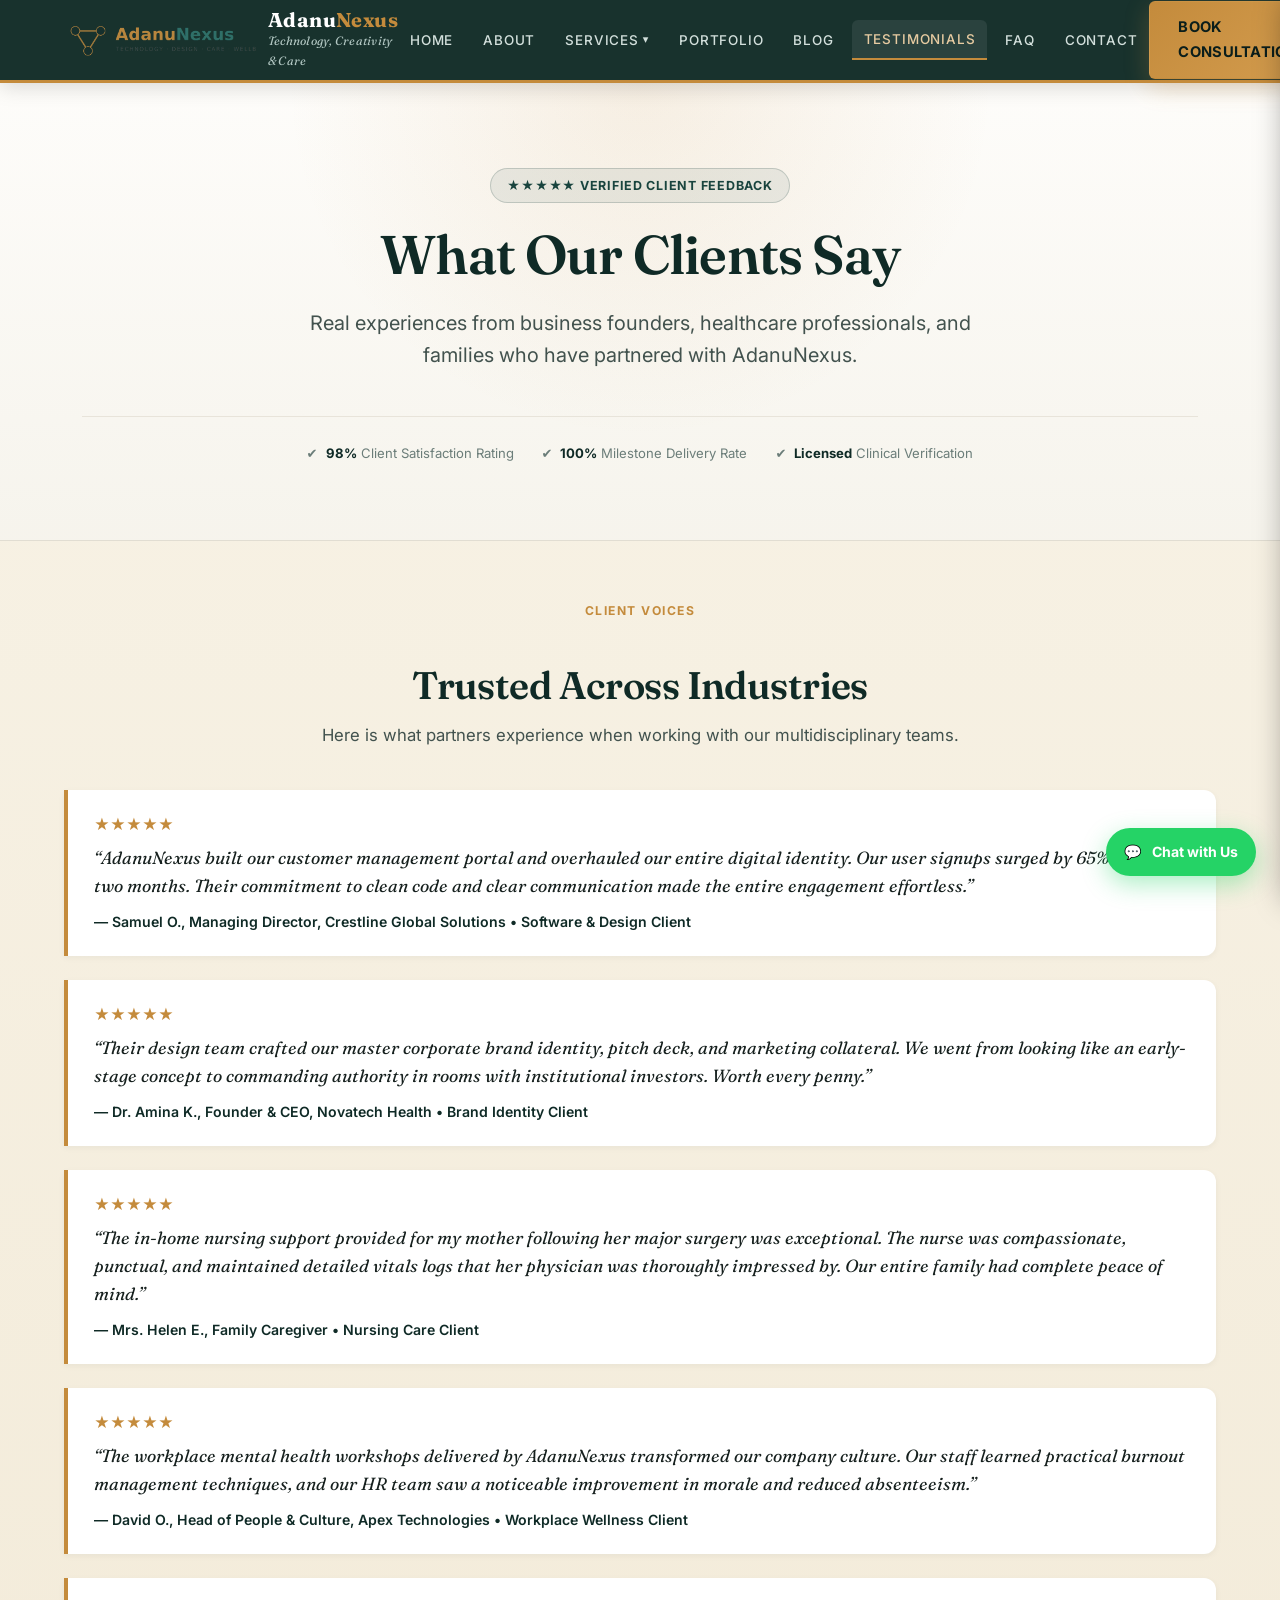
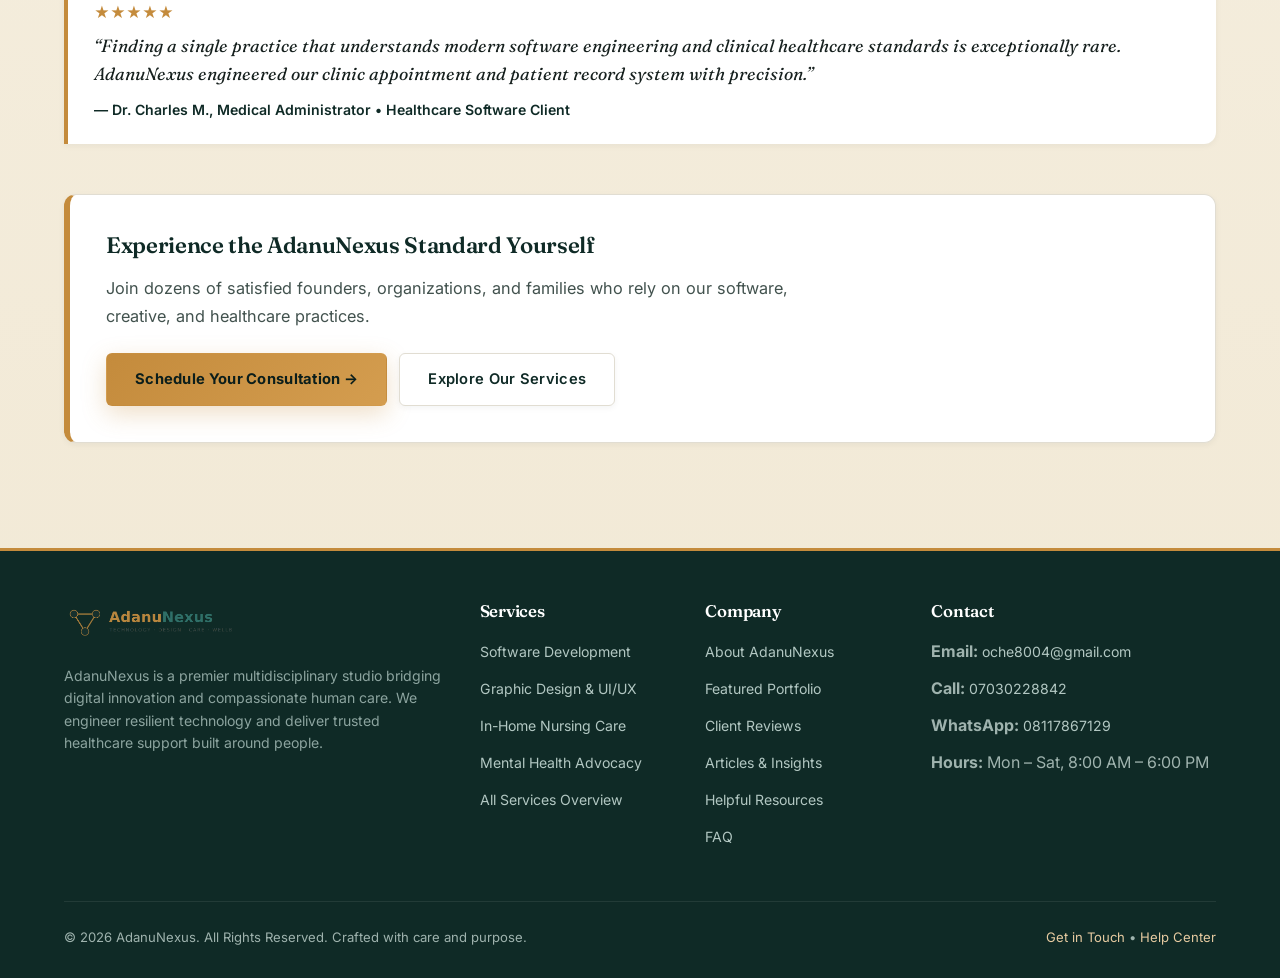
<file: testimonials.html>
<!DOCTYPE html>
<html lang="en">
<head>
  <meta charset="UTF-8">
  <meta name="viewport" content="width=device-width, initial-scale=1.0">
  <meta name="description" content="What clients and families say about working with AdanuNexus across software development, graphic design, nursing care, and mental health advocacy.">
  <meta name="keywords" content="AdanuNexus Reviews, Client Testimonials, Software Reviews, Healthcare Reviews">
  <meta property="og:title" content="Client Testimonials &amp; Reviews | AdanuNexus">
  <meta property="og:description" content="Read real feedback from business founders, medical clinics, and families who rely on AdanuNexus.">
  <meta property="og:type" content="website">
  <meta property="og:image" content="assets/adanunexus-logo.png">
  <title>Client Testimonials &amp; Reviews | AdanuNexus</title>
  <link rel="preconnect" href="https://fonts.googleapis.com">
  <link rel="preconnect" href="https://fonts.gstatic.com" crossorigin>
  <link href="https://fonts.googleapis.com/css2?family=Fraunces:ital,opsz,wght@0,9..144,400;0,9..144,600;1,9..144,500&family=Inter:wght@400;500;600;700&display=swap" rel="stylesheet">
  <link rel="stylesheet" href="css/style.css">
  <link rel="icon" type="image/png" href="assets/adanunexus-icon.png">
</head>
<body class="page-testimonials">

  <!-- ===== Site Header ===== -->
  <header class="site-header">
    <div class="container header-container">
      <a href="index.html" class="brand-link" aria-label="AdanuNexus Home">
        <img src="assets/adanunexus-logo.png" alt="AdanuNexus Logo" class="header-logo">
        <div class="brand-text">
          <span class="brand-name">Adanu<span>Nexus</span></span>
          <span class="header-tagline">Technology, Creativity &amp; Care</span>
        </div>
      </a>

      <!-- Desktop Navigation -->
      <nav class="desktop-nav" aria-label="Main Navigation">
        <a href="index.html" class="nav-link">Home</a>
        <a href="about.html" class="nav-link">About</a>

        <!-- Services Dropdown -->
        <div class="nav-dropdown">
          <a href="services.html" class="nav-link dropdown-toggle" aria-haspopup="true">
            Services <span class="arrow">&#9662;</span>
          </a>
          <div class="dropdown-menu">
            <a href="software-development.html" class="dropdown-item">
              <span class="item-title">&#128187; Software Development</span>
              <span class="item-desc">Web apps, custom software &amp; scalable digital platforms</span>
            </a>
            <a href="graphic-design.html" class="dropdown-item">
              <span class="item-title">&#127912; Graphic Design</span>
              <span class="item-desc">Brand identity, UI/UX &amp; marketing visual design</span>
            </a>
            <a href="nursing-care.html" class="dropdown-item">
              <span class="item-title">&#129658; Nursing Care</span>
              <span class="item-desc">Compassionate clinical &amp; in-home patient support</span>
            </a>
            <a href="mental-health.html" class="dropdown-item">
              <span class="item-title">&#129504; Mental Health</span>
              <span class="item-desc">Counseling, wellness coaching &amp; stigma-free advocacy</span>
            </a>
            <div class="dropdown-footer">
              <a href="services.html">View All Services &rarr;</a>
            </div>
          </div>
        </div>

        <a href="portfolio.html" class="nav-link">Portfolio</a>
        <a href="blog.html" class="nav-link">Blog</a>
        <a href="testimonials.html" class="nav-link active">Testimonials</a>
        <a href="faq.html" class="nav-link">FAQ</a>
        <a href="contact.html" class="nav-link">Contact</a>
      </nav>

      <!-- Header CTA & Mobile Hamburger -->
      <div class="header-actions">
        <a href="contact.html" class="btn btn-gold btn-header">Book Consultation</a>
        <button class="mobile-toggle" id="mobileMenuBtn" aria-label="Toggle navigation menu" aria-expanded="false">
          <span class="hamburger-bar"></span>
          <span class="hamburger-bar"></span>
          <span class="hamburger-bar"></span>
        </button>
      </div>
    </div>
  </header>

  <!-- Mobile Drawer Backdrop -->
  <div class="drawer-backdrop" id="drawerBackdrop"></div>

  <!-- Mobile Navigation Drawer -->
  <aside class="mobile-drawer" id="mobileDrawer" aria-hidden="true">
    <div class="drawer-header">
      <img src="assets/adanunexus-logo.png" alt="AdanuNexus Logo" class="drawer-logo">
      <button class="drawer-close" id="drawerCloseBtn" aria-label="Close navigation">&times;</button>
    </div>
    <nav class="drawer-nav">
      <a href="index.html" class="drawer-link">Home</a>
      <a href="about.html" class="drawer-link">About Us</a>

      <div class="drawer-group">
        <span class="drawer-group-title">Services</span>
        <a href="software-development.html" class="drawer-link indent">&#128187; Software Development</a>
        <a href="graphic-design.html" class="drawer-link indent">&#127912; Graphic Design</a>
        <a href="nursing-care.html" class="drawer-link indent">&#129658; Nursing Care</a>
        <a href="mental-health.html" class="drawer-link indent">&#129504; Mental Health</a>
        <a href="services.html" class="drawer-link indent">View Overview &rarr;</a>
      </div>

      <a href="portfolio.html" class="drawer-link">Portfolio</a>
      <a href="blog.html" class="drawer-link">Blog &amp; Insights</a>
      <a href="resources.html" class="drawer-link">Resources</a>
      <a href="testimonials.html" class="drawer-link active">Testimonials</a>
      <a href="faq.html" class="drawer-link">FAQ</a>
      <a href="contact.html" class="drawer-link">Contact Us</a>
    </nav>
    <div class="drawer-footer">
      <a href="contact.html" class="btn btn-gold btn-block">Get in Touch</a>
    </div>
  </aside>

  <!-- ===== Hero Section ===== -->
  <section class="hero">
    <div class="container">
      <div class="hero-pill">
        <span>&#9733;&#9733;&#9733;&#9733;&#9733; Verified Client Feedback</span>
      </div>
      <h2>What Our Clients Say</h2>
      <p>
        Real experiences from business founders, healthcare professionals, and families who have partnered with AdanuNexus.
      </p>
      <div class="hero-trust-bar">
        <div class="trust-item">
          <span>&#10004;</span>
          <span><strong>98%</strong> Client Satisfaction Rating</span>
        </div>
        <div class="trust-item">
          <span>&#10004;</span>
          <span><strong>100%</strong> Milestone Delivery Rate</span>
        </div>
        <div class="trust-item">
          <span>&#10004;</span>
          <span><strong>Licensed</strong> Clinical Verification</span>
        </div>
      </div>
    </div>
  </section>

  <!-- ===== Main Content Area ===== -->
  <main class="container">

    <div class="section-head">
      <span class="section-tag">Client Voices</span>
      <h3 class="section-title">Trusted Across Industries</h3>
      <p class="section-sub">Here is what partners experience when working with our multidisciplinary teams.</p>
    </div>

    <!-- Testimonial 1 -->
    <div class="quote">
      <div class="rating">&#9733;&#9733;&#9733;&#9733;&#9733;</div>
      <p>&ldquo;AdanuNexus built our customer management portal and overhauled our entire digital identity. Our user signups surged by 65% in just two months. Their commitment to clean code and clear communication made the entire engagement effortless.&rdquo;</p>
      <span>&mdash; Samuel O., Managing Director, Crestline Global Solutions &bull; Software &amp; Design Client</span>
    </div>

    <!-- Testimonial 2 -->
    <div class="quote">
      <div class="rating">&#9733;&#9733;&#9733;&#9733;&#9733;</div>
      <p>&ldquo;Their design team crafted our master corporate brand identity, pitch deck, and marketing collateral. We went from looking like an early-stage concept to commanding authority in rooms with institutional investors. Worth every penny.&rdquo;</p>
      <span>&mdash; Dr. Amina K., Founder &amp; CEO, Novatech Health &bull; Brand Identity Client</span>
    </div>

    <!-- Testimonial 3 -->
    <div class="quote">
      <div class="rating">&#9733;&#9733;&#9733;&#9733;&#9733;</div>
      <p>&ldquo;The in-home nursing support provided for my mother following her major surgery was exceptional. The nurse was compassionate, punctual, and maintained detailed vitals logs that her physician was thoroughly impressed by. Our entire family had complete peace of mind.&rdquo;</p>
      <span>&mdash; Mrs. Helen E., Family Caregiver &bull; Nursing Care Client</span>
    </div>

    <!-- Testimonial 4 -->
    <div class="quote">
      <div class="rating">&#9733;&#9733;&#9733;&#9733;&#9733;</div>
      <p>&ldquo;The workplace mental health workshops delivered by AdanuNexus transformed our company culture. Our staff learned practical burnout management techniques, and our HR team saw a noticeable improvement in morale and reduced absenteeism.&rdquo;</p>
      <span>&mdash; David O., Head of People &amp; Culture, Apex Technologies &bull; Workplace Wellness Client</span>
    </div>

    <!-- Testimonial 5 -->
    <div class="quote">
      <div class="rating">&#9733;&#9733;&#9733;&#9733;&#9733;</div>
      <p>&ldquo;Finding a single practice that understands modern software engineering and clinical healthcare standards is exceptionally rare. AdanuNexus engineered our clinic appointment and patient record system with precision.&rdquo;</p>
      <span>&mdash; Dr. Charles M., Medical Administrator &bull; Healthcare Software Client</span>
    </div>

    <!-- Call to Action Banner -->
    <div style="background: var(--paper); border: 1px solid var(--line); border-left: 6px solid var(--accent); border-radius: var(--radius-md); padding: 36px; margin: 50px 0 20px; display: flex; flex-direction: column; align-items: flex-start; gap: 16px; box-shadow: var(--shadow-sm);">
      <h4 style="font-size: 1.4rem; color: var(--primary-dark); margin: 0;">Experience the AdanuNexus Standard Yourself</h4>
      <p style="margin: 0; color: var(--ink-soft); max-width: 720px;">
        Join dozens of satisfied founders, organizations, and families who rely on our software, creative, and healthcare practices.
      </p>
      <div style="display: flex; gap: 12px; flex-wrap: wrap; margin-top: 6px;">
        <a href="contact.html" class="btn btn-gold">Schedule Your Consultation &rarr;</a>
        <a href="services.html" class="btn btn-secondary">Explore Our Services</a>
      </div>
    </div>

  </main>

  <!-- ===== Site Footer ===== -->
  <footer>
    <div class="container">
      <div class="footer-grid">
        <div class="footer-col">
          <img src="assets/adanunexus-logo.png" alt="AdanuNexus Logo" class="footer-logo">
          <p class="footer-bio">
            AdanuNexus is a premier multidisciplinary studio bridging digital innovation and compassionate human care. We engineer resilient technology and deliver trusted healthcare support built around people.
          </p>
        </div>

        <div class="footer-col">
          <h5>Services</h5>
          <ul>
            <li><a href="software-development.html">Software Development</a></li>
            <li><a href="graphic-design.html">Graphic Design &amp; UI/UX</a></li>
            <li><a href="nursing-care.html">In-Home Nursing Care</a></li>
            <li><a href="mental-health.html">Mental Health Advocacy</a></li>
            <li><a href="services.html">All Services Overview</a></li>
          </ul>
        </div>

        <div class="footer-col">
          <h5>Company</h5>
          <ul>
            <li><a href="about.html">About AdanuNexus</a></li>
            <li><a href="portfolio.html">Featured Portfolio</a></li>
            <li><a href="testimonials.html">Client Reviews</a></li>
            <li><a href="blog.html">Articles &amp; Insights</a></li>
            <li><a href="resources.html">Helpful Resources</a></li>
            <li><a href="faq.html">FAQ</a></li>
          </ul>
        </div>

        <div class="footer-col">
          <h5>Contact</h5>
          <ul>
            <li><strong>Email:</strong> <a href="mailto:oche8004@gmail.com">oche8004@gmail.com</a></li>
            <li><strong>Call:</strong> <a href="tel:+2347030228842">07030228842</a></li>
            <li><strong>WhatsApp:</strong> <a href="https://wa.me/2348117867129" target="_blank" rel="noopener noreferrer">08117867129</a></li>
            <li><strong>Hours:</strong> Mon &ndash; Sat, 8:00 AM &ndash; 6:00 PM</li>
          </ul>
        </div>
      </div>

      <div class="footer-bottom">
        <p>&copy; 2026 AdanuNexus. All Rights Reserved. Crafted with care and purpose.</p>
        <p><a href="contact.html">Get in Touch</a> &bull; <a href="faq.html">Help Center</a></p>
      </div>
    </div>
  </footer>

  <!-- Floating WhatsApp Quick-Chat Button -->
  <a href="https://wa.me/2348117867129" target="_blank" rel="noopener noreferrer" class="floating-whatsapp" aria-label="Chat on WhatsApp">
    <span>&#128172;</span>
    <span class="whatsapp-label">Chat with Us</span>
  </a>

  <!-- Interactive Scripts -->
  <script src="js/script.js"></script>
</body>
</html>
</file>
<file: css/style.css>
/* ===== AdanuNexus Premium Design System ===== */
:root {
  --primary: #19443E;
  --primary-dark: #0F2A26;
  --primary-light: #2A6860;
  --accent: #C48B3C;
  --accent-light: #E7CBA1;
  --accent-glow: rgba(196, 139, 60, 0.35);
  --ink: #16201E;
  --ink-soft: #42524E;
  --ink-muted: #6B7D79;
  --paper: #FFFFFF;
  --surface-alt: #F6F4ED;
  --line: #E1DDD2;
  --radius-sm: 6px;
  --radius-md: 12px;
  --radius-lg: 20px;
  --radius-full: 9999px;
  --shadow-sm: 0 2px 6px rgba(15, 42, 38, 0.05);
  --shadow-md: 0 8px 24px rgba(15, 42, 38, 0.08);
  --shadow-lg: 0 16px 40px rgba(15, 42, 38, 0.12);
  --shadow-gold: 0 8px 25px rgba(196, 139, 60, 0.28);
  --header-height: 80px;
}

* {
  margin: 0;
  padding: 0;
  box-sizing: border-box;
}

html {
  scroll-behavior: smooth;
  font-size: 16px;
}

body {
  font-family: 'Inter', system-ui, -apple-system, BlinkMacSystemFont, "Segoe UI", Roboto, sans-serif;
  line-height: 1.7;
  color: var(--ink);
  background-color: #F8F6F0;
  -webkit-font-smoothing: antialiased;
  overflow-x: hidden;
}

.container {
  width: 90%;
  max-width: 1200px;
  margin: 0 auto;
}

a {
  color: var(--primary);
  text-decoration: none;
  transition: all 0.2s ease;
}

h1, h2, h3, h4, h5 {
  font-family: 'Fraunces', Georgia, serif;
  font-weight: 600;
  color: var(--primary-dark);
  letter-spacing: -0.015em;
  line-height: 1.25;
}

/* ===== Site Header & Sticky Navbar ===== */
.site-header {
  position: sticky;
  top: 0;
  left: 0;
  width: 100%;
  z-index: 100;
  background: rgba(15, 42, 38, 0.96);
  backdrop-filter: blur(10px);
  -webkit-backdrop-filter: blur(10px);
  border-bottom: 3px solid var(--accent);
  box-shadow: 0 4px 20px rgba(0, 0, 0, 0.15);
  transition: all 0.25s ease;
}

.header-container {
  display: flex;
  align-items: center;
  justify-content: space-between;
  height: var(--header-height);
}

.brand-link {
  display: flex;
  align-items: center;
  gap: 12px;
  text-decoration: none;
}

.header-logo {
  height: 48px;
  width: auto;
  display: block;
}

.brand-text {
  display: flex;
  flex-direction: column;
}

.brand-name {
  font-family: 'Fraunces', Georgia, serif;
  font-size: 1.25rem;
  font-weight: 700;
  color: #FFFFFF;
  line-height: 1.1;
  letter-spacing: 0.02em;
}

.brand-name span {
  color: var(--accent);
}

.header-tagline {
  color: #B2C7C2;
  font-size: 0.75rem;
  font-style: italic;
  font-family: 'Fraunces', Georgia, serif;
  letter-spacing: 0.02em;
}

/* ===== Desktop Navigation ===== */
.desktop-nav {
  display: flex;
  align-items: center;
  gap: 6px;
}

.nav-link {
  color: #D3E0DC;
  font-size: 0.84rem;
  font-weight: 500;
  text-transform: uppercase;
  letter-spacing: 0.06em;
  padding: 8px 12px;
  border-radius: var(--radius-sm);
  transition: all 0.2s ease;
  display: inline-flex;
  align-items: center;
  gap: 4px;
}

.nav-link:hover,
.nav-link.active {
  color: #FFFFFF;
  background: rgba(255, 255, 255, 0.08);
}

.nav-link.active {
  color: var(--accent-light);
  border-bottom: 2px solid var(--accent);
  border-radius: var(--radius-sm) var(--radius-sm) 0 0;
}

/* Services Dropdown */
.nav-dropdown {
  position: relative;
}

.dropdown-toggle .arrow {
  font-size: 0.7rem;
  transition: transform 0.2s ease;
}

.nav-dropdown:hover .dropdown-toggle .arrow {
  transform: rotate(180deg);
}

.dropdown-menu {
  position: absolute;
  top: 100%;
  left: 0;
  width: 290px;
  background: #FFFFFF;
  border: 1px solid var(--line);
  border-top: 3px solid var(--accent);
  border-radius: 0 0 var(--radius-md) var(--radius-md);
  box-shadow: var(--shadow-lg);
  padding: 8px;
  opacity: 0;
  visibility: hidden;
  transform: translateY(10px);
  transition: all 0.2s cubic-bezier(0.16, 1, 0.3, 1);
  z-index: 110;
}

.nav-dropdown:hover .dropdown-menu {
  opacity: 1;
  visibility: visible;
  transform: translateY(0);
}

.dropdown-item {
  display: block;
  padding: 10px 14px;
  border-radius: var(--radius-sm);
  text-decoration: none;
  transition: background 0.15s ease;
}

.dropdown-item:hover {
  background: var(--surface-alt);
}

.item-title {
  display: block;
  font-weight: 600;
  font-size: 0.88rem;
  color: var(--primary-dark);
}

.item-desc {
  display: block;
  font-size: 0.74rem;
  color: var(--ink-muted);
  line-height: 1.35;
  margin-top: 2px;
}

.dropdown-footer {
  border-top: 1px solid var(--line);
  padding: 8px 14px 4px;
  margin-top: 6px;
}

.dropdown-footer a {
  font-size: 0.78rem;
  font-weight: 600;
  color: var(--primary);
  display: inline-flex;
  align-items: center;
  gap: 4px;
}

.dropdown-footer a:hover {
  color: var(--accent);
}

/* Header Actions */
.header-actions {
  display: flex;
  align-items: center;
  gap: 14px;
}

.btn-header {
  padding: 10px 18px;
  font-size: 0.8rem;
  letter-spacing: 0.04em;
  text-transform: uppercase;
}

/* Mobile Toggle Hamburger */
.mobile-toggle {
  display: none;
  background: transparent;
  border: none;
  cursor: pointer;
  padding: 8px;
  width: 42px;
  height: 42px;
  flex-direction: column;
  justify-content: center;
  gap: 5px;
  border-radius: var(--radius-sm);
  background: rgba(255, 255, 255, 0.06);
  border: 1px solid rgba(255, 255, 255, 0.15);
}

.hamburger-bar {
  display: block;
  width: 22px;
  height: 2px;
  background: #FFFFFF;
  border-radius: 2px;
  transition: all 0.25s ease;
}

.mobile-toggle.open .hamburger-bar:nth-child(1) {
  transform: translateY(7px) rotate(45deg);
}
.mobile-toggle.open .hamburger-bar:nth-child(2) {
  opacity: 0;
}
.mobile-toggle.open .hamburger-bar:nth-child(3) {
  transform: translateY(-7px) rotate(-45deg);
}

/* ===== Mobile Navigation Drawer ===== */
.mobile-drawer {
  position: fixed;
  top: 0;
  right: 0;
  width: min(85vw, 340px);
  height: 100vh;
  background: #0D221F;
  border-left: 2px solid var(--accent);
  box-shadow: -10px 0 30px rgba(0, 0, 0, 0.4);
  z-index: 200;
  transform: translateX(105%);
  transition: transform 0.3s cubic-bezier(0.16, 1, 0.3, 1);
  display: flex;
  flex-direction: column;
  overflow-y: auto;
}

.mobile-drawer.open {
  transform: translateX(0);
}

.drawer-header {
  display: flex;
  align-items: center;
  justify-content: space-between;
  padding: 20px 22px;
  border-bottom: 1px solid rgba(255, 255, 255, 0.1);
}

.drawer-logo {
  height: 38px;
  width: auto;
}

.drawer-close {
  background: rgba(255, 255, 255, 0.08);
  border: 1px solid rgba(255, 255, 255, 0.15);
  color: #FFFFFF;
  width: 36px;
  height: 36px;
  border-radius: 50%;
  font-size: 1.4rem;
  cursor: pointer;
  display: grid;
  place-items: center;
  line-height: 1;
}

.drawer-nav {
  padding: 16px 14px;
  display: flex;
  flex-direction: column;
  gap: 4px;
  flex: 1;
}

.drawer-link {
  color: #D3E0DC;
  font-size: 0.92rem;
  padding: 10px 14px;
  border-radius: var(--radius-sm);
  text-decoration: none;
  font-weight: 500;
  display: block;
  transition: background 0.15s ease;
}

.drawer-link:hover,
.drawer-link.active {
  color: #FFFFFF;
  background: rgba(255, 255, 255, 0.08);
}

.drawer-link.active {
  color: var(--accent-light);
  border-left: 3px solid var(--accent);
}

.drawer-group {
  margin: 10px 0;
  padding: 10px 0;
  border-top: 1px solid rgba(255, 255, 255, 0.08);
  border-bottom: 1px solid rgba(255, 255, 255, 0.08);
}

.drawer-group-title {
  display: block;
  font-size: 0.72rem;
  text-transform: uppercase;
  letter-spacing: 0.12em;
  color: var(--accent);
  font-weight: 700;
  padding: 0 14px 6px;
}

.drawer-link.indent {
  padding-left: 24px;
  font-size: 0.88rem;
}

.drawer-footer {
  padding: 20px;
  border-top: 1px solid rgba(255, 255, 255, 0.1);
}

.drawer-backdrop {
  position: fixed;
  inset: 0;
  background: rgba(0, 0, 0, 0.55);
  backdrop-filter: blur(4px);
  z-index: 190;
  opacity: 0;
  visibility: hidden;
  transition: all 0.3s ease;
}

.drawer-backdrop.active {
  opacity: 1;
  visibility: visible;
}

/* ===== Hero Section ===== */
.hero {
  padding: 85px 20px 75px;
  text-align: center;
  position: relative;
  background:
    radial-gradient(circle at 50% 0%, rgba(196, 139, 60, 0.12), transparent 45%),
    linear-gradient(180deg, rgba(255, 255, 255, 0.8), rgba(246, 244, 237, 0.95));
  border-bottom: 1px solid var(--line);
}

.hero-pill {
  display: inline-flex;
  align-items: center;
  gap: 8px;
  padding: 6px 16px;
  border-radius: var(--radius-full);
  background: rgba(25, 68, 62, 0.08);
  border: 1px solid rgba(25, 68, 62, 0.2);
  color: var(--primary);
  font-size: 0.78rem;
  font-weight: 700;
  letter-spacing: 0.06em;
  text-transform: uppercase;
  margin-bottom: 18px;
}

.hero h2 {
  font-size: clamp(2.2rem, 4.5vw, 3.4rem);
  color: var(--primary-dark);
  margin-bottom: 18px;
  max-width: 900px;
  margin-left: auto;
  margin-right: auto;
}

.hero p {
  font-size: clamp(1.05rem, 1.8vw, 1.25rem);
  color: var(--ink-soft);
  max-width: 720px;
  margin: 0 auto 30px;
  line-height: 1.6;
}

.hero-actions {
  display: flex;
  justify-content: center;
  align-items: center;
  gap: 14px;
  flex-wrap: wrap;
}

.hero-trust-bar {
  margin-top: 45px;
  padding-top: 25px;
  border-top: 1px solid rgba(225, 221, 210, 0.7);
  display: flex;
  justify-content: center;
  align-items: center;
  gap: 28px;
  flex-wrap: wrap;
  font-size: 0.82rem;
  color: var(--ink-muted);
}

.trust-item {
  display: flex;
  align-items: center;
  gap: 8px;
}

.trust-item strong {
  color: var(--primary-dark);
  font-weight: 700;
}

/* ===== Buttons ===== */
.btn {
  display: inline-flex;
  align-items: center;
  justify-content: center;
  gap: 8px;
  background: var(--primary);
  color: #FFFFFF;
  padding: 13px 28px;
  border-radius: var(--radius-sm);
  text-decoration: none;
  font-weight: 600;
  font-size: 0.92rem;
  letter-spacing: 0.02em;
  border: 1px solid transparent;
  cursor: pointer;
  transition: all 0.2s cubic-bezier(0.16, 1, 0.3, 1);
  box-shadow: var(--shadow-sm);
}

.btn:hover {
  background: var(--primary-dark);
  color: #FFFFFF;
  transform: translateY(-2px);
  box-shadow: var(--shadow-md);
}

.btn-secondary {
  background: #FFFFFF;
  color: var(--primary-dark);
  border-color: var(--line);
}

.btn-secondary:hover {
  background: var(--surface-alt);
  color: var(--primary-dark);
  border-color: var(--primary-light);
}

.btn-gold {
  background: linear-gradient(135deg, var(--accent), #D49D4F);
  color: #0B1E1B;
  font-weight: 700;
  box-shadow: var(--shadow-gold);
}

.btn-gold:hover {
  background: linear-gradient(135deg, #B57F32, var(--accent));
  color: #071614;
}

.btn-sm {
  padding: 8px 16px;
  font-size: 0.8rem;
}

.btn-block {
  width: 100%;
}

.btn-link {
  font-size: 0.9rem;
  font-weight: 600;
  text-decoration: none;
  color: var(--primary);
  display: inline-flex;
  align-items: center;
  gap: 6px;
  transition: gap 0.2s ease, color 0.2s ease;
}

.btn-link:hover {
  color: var(--accent);
  gap: 10px;
}

/* ===== Section Headers & Main Content ===== */
main {
  padding: 60px 0 85px;
}

.section-head {
  text-align: center;
  max-width: 680px;
  margin: 0 auto 40px;
}

.section-tag {
  font-size: 0.76rem;
  font-weight: 700;
  text-transform: uppercase;
  letter-spacing: 0.12em;
  color: var(--accent);
  display: block;
  margin-bottom: 8px;
}

.section-title {
  font-size: clamp(1.8rem, 3vw, 2.5rem);
  margin-bottom: 12px;
}

.section-sub {
  color: var(--ink-soft);
  font-size: 1.05rem;
}

main h3 {
  font-size: 1.6rem;
  margin: 40px 0 16px;
  color: var(--primary-dark);
}

main h3:first-child {
  margin-top: 0;
}

main p {
  margin-bottom: 18px;
  color: var(--ink-soft);
  font-size: 1.02rem;
}

main ul {
  margin: 0 0 24px 22px;
}

main ul li {
  margin-bottom: 10px;
  color: var(--ink-soft);
}

main ul li strong {
  color: var(--ink);
}

/* ===== Cards & Grids ===== */
.grid {
  display: grid;
  grid-template-columns: repeat(auto-fit, minmax(260px, 1fr));
  gap: 24px;
  margin: 28px 0;
}

.card {
  border: 1px solid var(--line);
  border-radius: var(--radius-md);
  padding: 28px;
  background: var(--paper);
  border-top: 4px solid var(--accent);
  box-shadow: var(--shadow-sm);
  transition: all 0.25s cubic-bezier(0.16, 1, 0.3, 1);
  display: flex;
  flex-direction: column;
}

.card:hover {
  transform: translateY(-4px);
  box-shadow: var(--shadow-md);
  border-top-color: var(--primary);
}

.card-icon {
  font-size: 2.2rem;
  margin-bottom: 14px;
  display: inline-block;
}

.card h4 {
  color: var(--primary-dark);
  margin-bottom: 10px;
  font-size: 1.22rem;
}

.card p {
  margin-bottom: 16px;
  font-size: 0.95rem;
  color: var(--ink-soft);
  flex: 1;
}

/* ===== Value Pillars / Highlights ===== */
.pillars-grid {
  display: grid;
  grid-template-columns: repeat(auto-fit, minmax(240px, 1fr));
  gap: 20px;
  margin: 30px 0;
}

.pillar-box {
  background: var(--paper);
  border: 1px solid var(--line);
  border-radius: var(--radius-md);
  padding: 22px 20px;
  box-shadow: var(--shadow-sm);
}

.pillar-box h5 {
  color: var(--primary-dark);
  font-size: 1.05rem;
  margin-bottom: 8px;
}

.pillar-box p {
  font-size: 0.9rem;
  color: var(--ink-muted);
  margin: 0;
}

/* ===== Testimonials Quotes ===== */
.quote {
  border-left: 4px solid var(--accent);
  padding: 22px 26px;
  margin-bottom: 24px;
  background: var(--paper);
  border-radius: 0 var(--radius-md) var(--radius-md) 0;
  box-shadow: var(--shadow-sm);
}

.quote p {
  font-style: italic;
  margin-bottom: 10px;
  font-family: 'Fraunces', Georgia, serif;
  font-size: 1.1rem;
  color: var(--ink);
  line-height: 1.6;
}

.quote span {
  font-weight: 600;
  color: var(--primary-dark);
  font-style: normal;
  font-family: 'Inter', sans-serif;
  font-size: 0.88rem;
  display: block;
}

.quote .rating {
  color: var(--accent);
  font-size: 0.95rem;
  margin-bottom: 6px;
}

/* ===== FAQ Accordion ===== */
.faq-accordion {
  margin: 28px 0;
  display: flex;
  flex-direction: column;
  gap: 14px;
}

.faq-item {
  background: var(--paper);
  border: 1px solid var(--line);
  border-radius: var(--radius-md);
  overflow: hidden;
  transition: all 0.2s ease;
}

.faq-item:hover {
  border-color: rgba(25, 68, 62, 0.3);
}

.faq-question {
  width: 100%;
  padding: 18px 22px;
  background: transparent;
  border: none;
  text-align: left;
  font-family: 'Fraunces', Georgia, serif;
  font-size: 1.08rem;
  font-weight: 600;
  color: var(--primary-dark);
  cursor: pointer;
  display: flex;
  justify-content: space-between;
  align-items: center;
  gap: 12px;
}

.faq-icon {
  font-size: 1.2rem;
  color: var(--accent);
  transition: transform 0.25s ease;
}

.faq-item.active .faq-icon {
  transform: rotate(45deg);
}

.faq-answer {
  max-height: 0;
  overflow: hidden;
  transition: max-height 0.3s cubic-bezier(0.16, 1, 0.3, 1), padding 0.3s ease;
  padding: 0 22px;
}

.faq-item.active .faq-answer {
  max-height: 300px;
  padding: 0 22px 18px;
}

.faq-answer p {
  font-size: 0.95rem;
  color: var(--ink-soft);
  margin: 0;
}

/* ===== Contact & Form System ===== */
.contact-layout {
  display: grid;
  grid-template-columns: 1fr 1fr;
  gap: 36px;
  margin: 32px 0;
}

.contact-details {
  background: var(--paper);
  border: 1px solid var(--line);
  border-radius: var(--radius-md);
  padding: 28px;
  box-shadow: var(--shadow-sm);
}

.contact-details h4 {
  font-size: 1.3rem;
  margin-bottom: 16px;
  color: var(--primary-dark);
}

.contact-channel {
  display: flex;
  align-items: flex-start;
  gap: 14px;
  margin-bottom: 18px;
}

.channel-icon {
  width: 40px;
  height: 40px;
  border-radius: var(--radius-sm);
  background: rgba(25, 68, 62, 0.08);
  color: var(--primary);
  display: grid;
  place-items: center;
  font-size: 1.2rem;
  flex-shrink: 0;
}

.channel-info strong {
  display: block;
  font-size: 0.82rem;
  text-transform: uppercase;
  letter-spacing: 0.06em;
  color: var(--ink-muted);
}

.channel-info a,
.channel-info p {
  color: var(--ink);
  font-size: 0.98rem;
  font-weight: 500;
  margin: 0;
}

.channel-info a:hover {
  color: var(--accent);
}

.request-form {
  background: var(--paper);
  border: 1px solid var(--line);
  border-radius: var(--radius-md);
  padding: 30px;
  box-shadow: var(--shadow-sm);
  display: flex;
  flex-direction: column;
  gap: 14px;
}

.request-form label {
  font-size: 0.86rem;
  font-weight: 600;
  color: var(--primary-dark);
}

.request-form input,
.request-form select,
.request-form textarea {
  width: 100%;
  padding: 12px 14px;
  border: 1px solid var(--line);
  border-radius: var(--radius-sm);
  font-family: inherit;
  font-size: 0.95rem;
  color: var(--ink);
  background: #FCFBF7;
  transition: border-color 0.2s ease, box-shadow 0.2s ease;
}

.request-form input:focus,
.request-form select:focus,
.request-form textarea:focus {
  outline: none;
  border-color: var(--primary);
  box-shadow: 0 0 0 3px rgba(25, 68, 62, 0.12);
  background: #FFFFFF;
}

/* Floating WhatsApp Quick-Chat */
.floating-whatsapp {
  position: fixed;
  bottom: 24px;
  right: 24px;
  background: #25D366;
  color: #FFFFFF;
  padding: 12px 18px;
  border-radius: var(--radius-full);
  display: flex;
  align-items: center;
  gap: 10px;
  font-size: 0.88rem;
  font-weight: 700;
  box-shadow: 0 8px 24px rgba(37, 211, 102, 0.38);
  z-index: 90;
  transition: transform 0.2s ease, box-shadow 0.2s ease;
}

.floating-whatsapp:hover {
  color: #FFFFFF;
  transform: translateY(-3px) scale(1.02);
  box-shadow: 0 12px 30px rgba(37, 211, 102, 0.48);
}

/* ===== Footer ===== */
footer {
  background: var(--primary-dark);
  color: #9FB3AE;
  border-top: 3px solid var(--accent);
  padding: 50px 0 30px;
}

.footer-grid {
  display: grid;
  grid-template-columns: 2fr 1fr 1fr 1.5fr;
  gap: 36px;
  margin-bottom: 40px;
}

.footer-col h5 {
  color: #FFFFFF;
  font-size: 1.05rem;
  margin-bottom: 16px;
  font-family: 'Fraunces', Georgia, serif;
}

.footer-col ul {
  list-style: none;
  margin: 0;
  padding: 0;
}

.footer-col ul li {
  margin-bottom: 10px;
}

.footer-col ul li a {
  color: #B2C7C2;
  font-size: 0.88rem;
  transition: color 0.15s ease;
}

.footer-col ul li a:hover {
  color: var(--accent-light);
}

.footer-logo {
  height: 42px;
  width: auto;
  margin-bottom: 14px;
}

.footer-bio {
  font-size: 0.88rem;
  line-height: 1.6;
  color: #8CA49F;
}

.footer-bottom {
  border-top: 1px solid rgba(255, 255, 255, 0.08);
  padding-top: 24px;
  display: flex;
  justify-content: space-between;
  align-items: center;
  font-size: 0.82rem;
  flex-wrap: wrap;
  gap: 12px;
}

.footer-bottom a {
  color: var(--accent-light);
}

/* ===== Per-Page Background Accents ===== */
body.page-home { background: linear-gradient(180deg, #FBF8F1, #F4F0E6); }
body.page-about { background: linear-gradient(180deg, #F3F6F4, #ECF1EE); }
body.page-services { background: linear-gradient(180deg, #F8F4EA, #F1EBDC); }
body.page-software { background: linear-gradient(180deg, #EEF4F3, #E4EFEE); }
body.page-design { background: linear-gradient(180deg, #FAF1E6, #F3E4D0); }
body.page-nursing { background: linear-gradient(180deg, #EFF6F1, #E5F0E8); }
body.page-mental { background: linear-gradient(180deg, #F1F0F6, #E8E6F0); }
body.page-portfolio { background: linear-gradient(180deg, #F6F3EB, #EFEADD); }
body.page-blog { background: linear-gradient(180deg, #F4F3ED, #ECEAE0); }
body.page-resources { background: linear-gradient(180deg, #F1F5EE, #E8EFE3); }
body.page-testimonials { background: linear-gradient(180deg, #F8F3E7, #F1E8D4); }
body.page-faq { background: linear-gradient(180deg, #F1F3EE, #E9ECE4); }
body.page-contact { background: linear-gradient(180deg, #EFF3F2, #E6EDEB); }

/* ===== Responsive Breakpoints ===== */
@media (max-width: 980px) {
  .desktop-nav {
    display: none;
  }
  .mobile-toggle {
    display: flex;
  }
  .btn-header {
    display: none;
  }
  .footer-grid {
    grid-template-columns: 1fr 1fr;
    gap: 28px;
  }
  .contact-layout {
    grid-template-columns: 1fr;
    gap: 24px;
  }
}

@media (max-width: 640px) {
  .header-logo {
    height: 38px;
  }
  .brand-name {
    font-size: 1.08rem;
  }
  .header-tagline {
    display: none;
  }
  .hero {
    padding: 60px 16px 50px;
  }
  .hero h2 {
    font-size: 2rem;
  }
  .hero p {
    font-size: 1rem;
  }
  .hero-trust-bar {
    gap: 16px;
    font-size: 0.78rem;
  }
  .footer-grid {
    grid-template-columns: 1fr;
  }
  .floating-whatsapp {
    bottom: 16px;
    right: 16px;
    padding: 10px 14px;
  }
  .whatsapp-label {
    display: none;
  }
}
</file>
